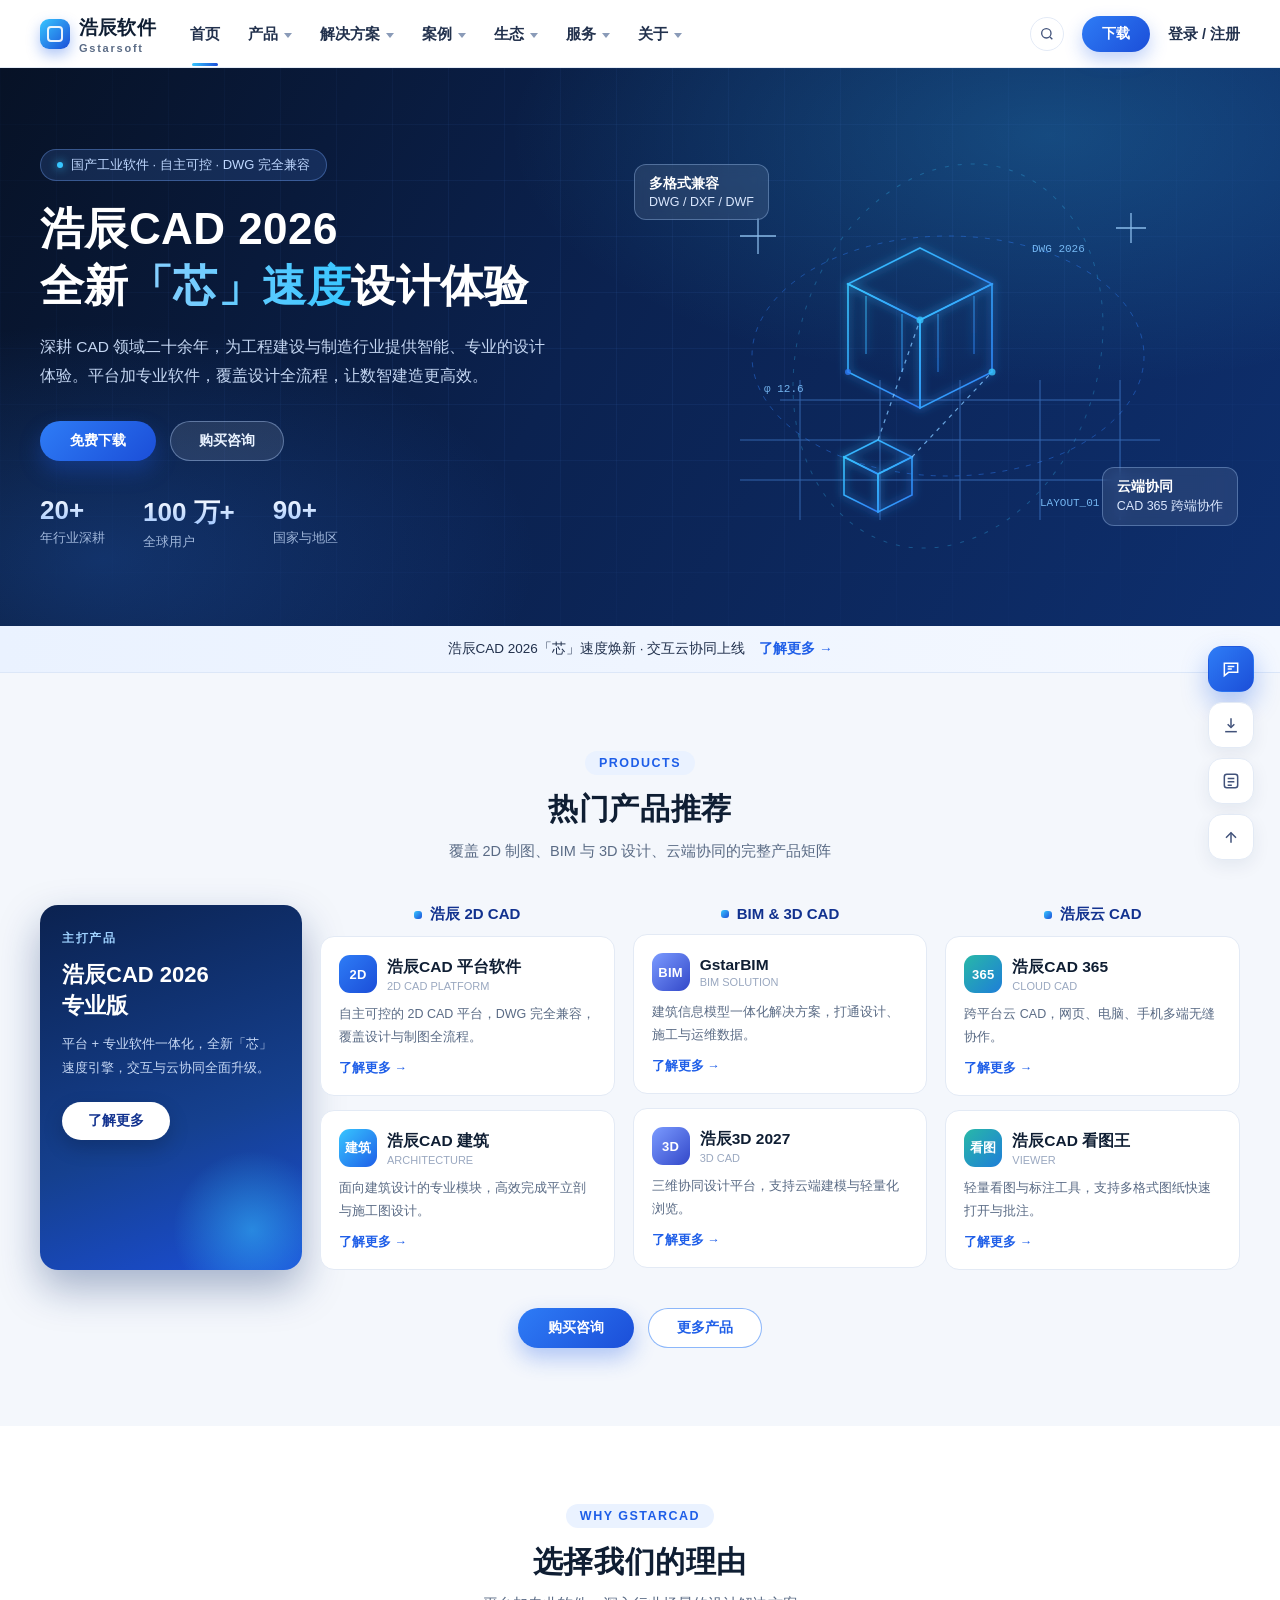
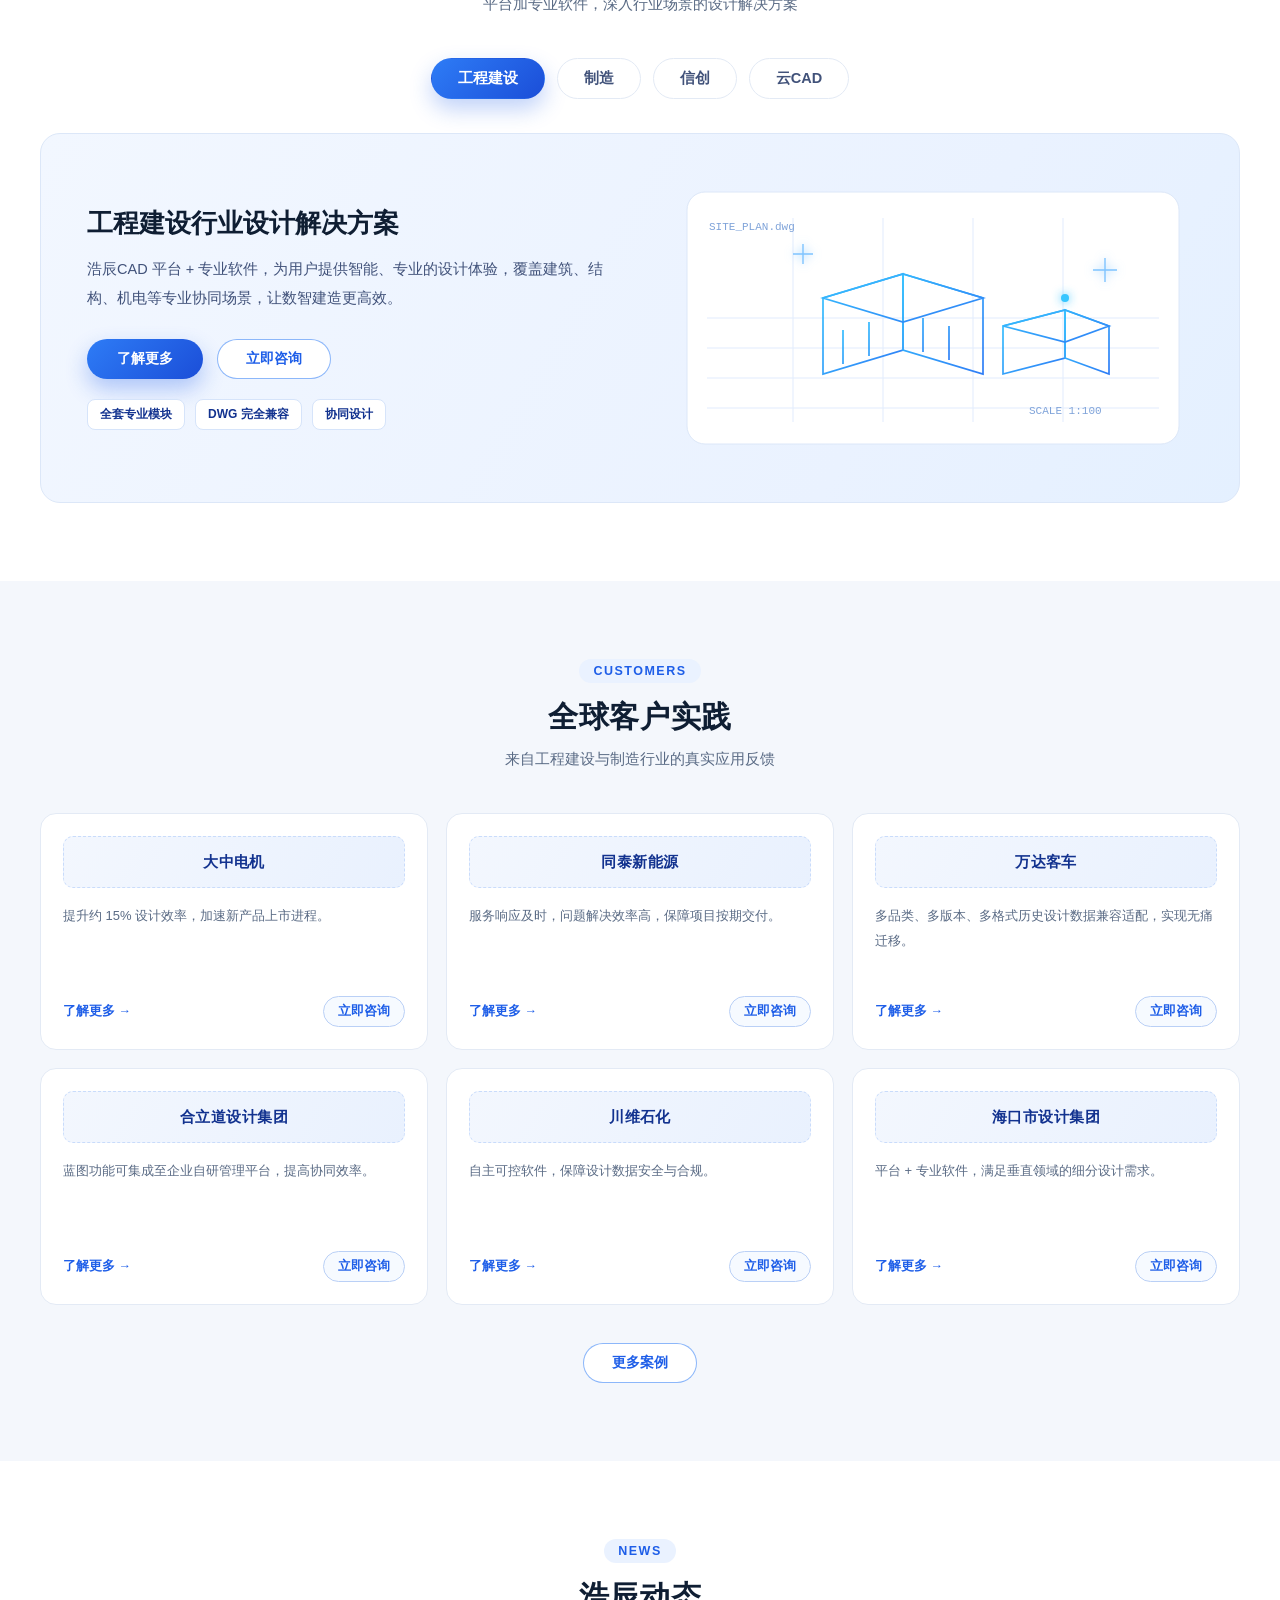
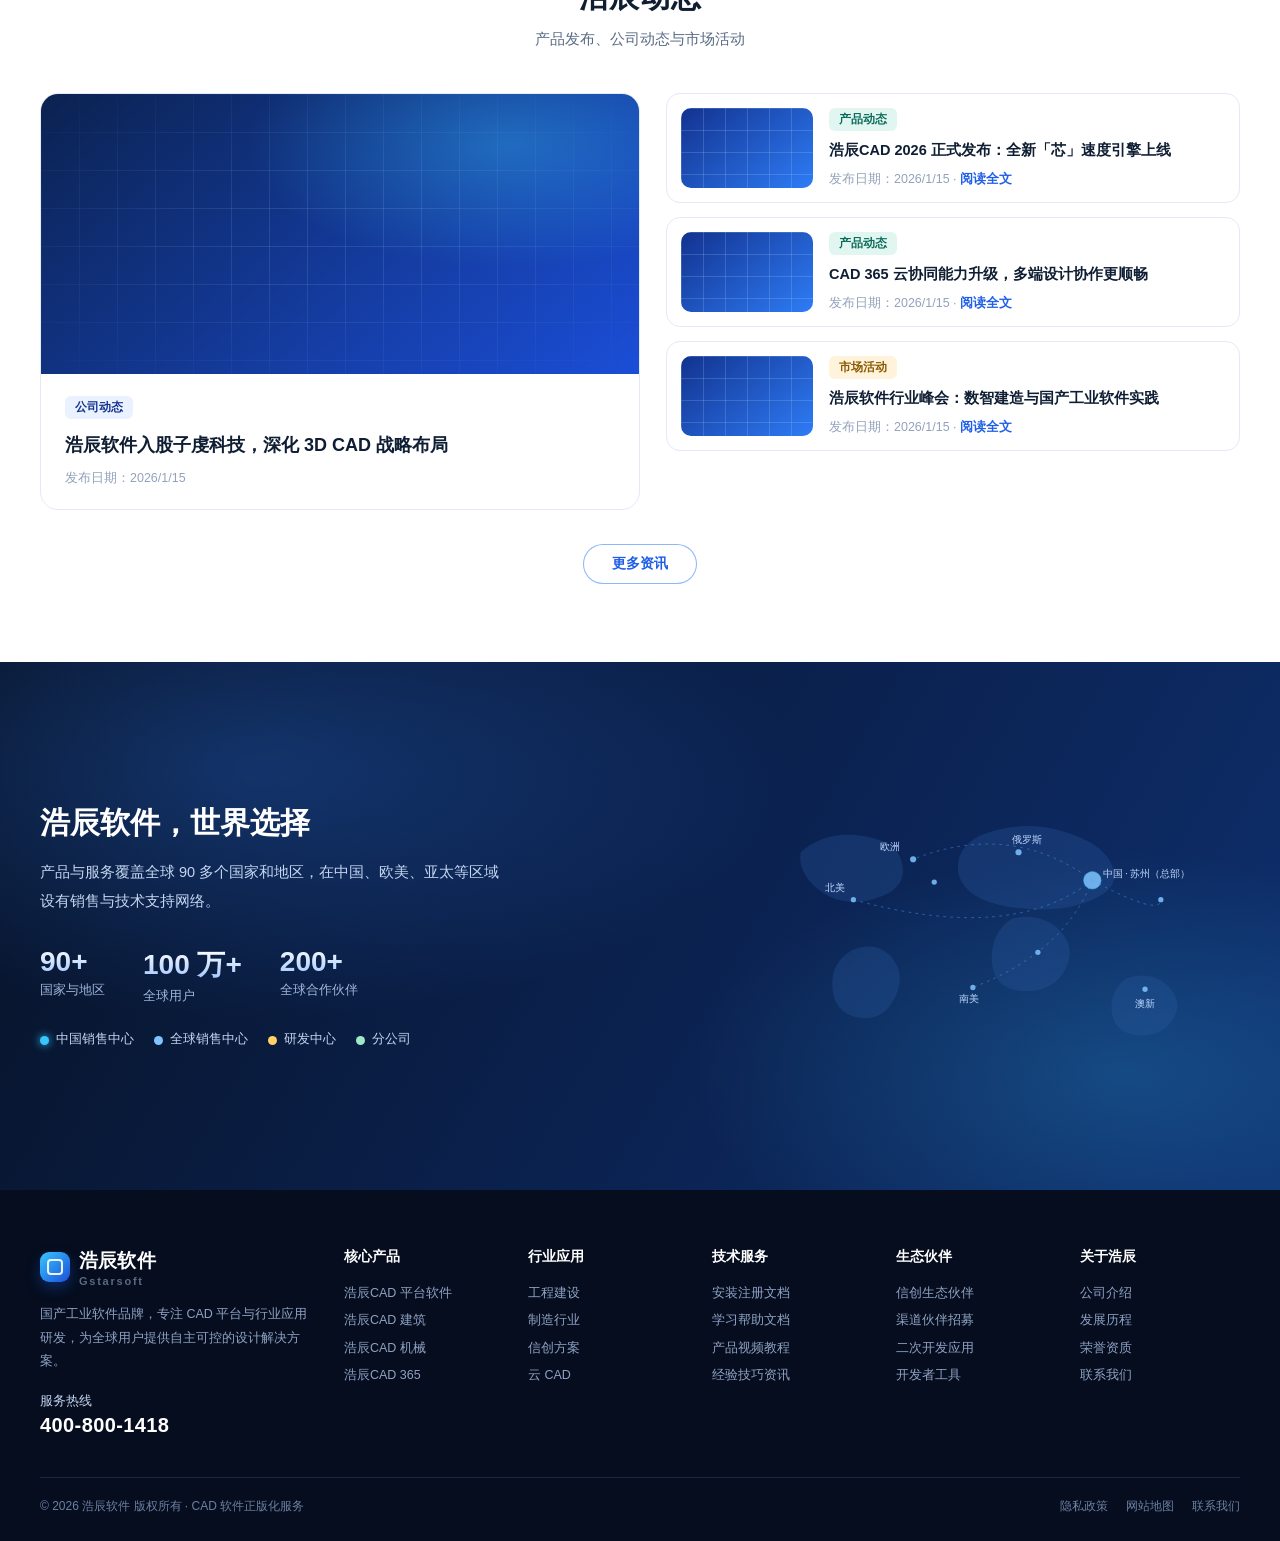
<file: index.html>
<!DOCTYPE html>
<html lang="zh-CN">
<head>
<meta charset="UTF-8">
<title>浩辰软件官网改版效果图</title>
<style>
:root{
  --blue:#1E5EE8; --blue2:#2E7CF6; --cyan:#37C6FF; --navy:#081630; --navy2:#0E2A5C;
  --ink:#0F1E33; --body:#5A6B85; --line:#E3EAF5; --bg:#F4F7FC; --card:#FFFFFF;
  --radius:16px; --shadow:0 14px 34px rgba(15,40,90,.10); --shadow-sm:0 6px 18px rgba(15,40,90,.07);
}
*{margin:0;padding:0;box-sizing:border-box}
body{font-family:"Microsoft YaHei","PingFang SC","Noto Sans SC",sans-serif;color:var(--ink);background:#fff;-webkit-font-smoothing:antialiased}
a{text-decoration:none;color:inherit}
.container{width:1200px;margin:0 auto}
.pill{display:inline-flex;align-items:center;justify-content:center;gap:6px;border-radius:999px;font-size:14px;font-weight:600;cursor:pointer;transition:.25s}
.pill-primary{background:linear-gradient(135deg,#2E7CF6,#1B4ED8);color:#fff;padding:11px 30px;box-shadow:0 10px 22px rgba(30,94,232,.32)}
.pill-primary:hover{transform:translateY(-1px);box-shadow:0 14px 26px rgba(30,94,232,.4)}
.pill-ghost{border:1.5px solid rgba(46,124,246,.55);color:#1E5EE8;padding:10px 28px;background:#fff}
.pill-ghost:hover{background:#EAF2FF}
.pill-white{background:#fff;color:#12328F;padding:10px 26px;box-shadow:0 8px 20px rgba(0,0,0,.18)}
.eyebrow{display:inline-block;font-size:12.5px;font-weight:700;letter-spacing:.12em;color:var(--blue);background:#EAF2FF;border-radius:999px;padding:5px 14px;margin-bottom:14px}
.sec{padding:78px 0}
.sec-head{text-align:center;margin-bottom:44px}
.sec-head h2{font-size:30px;letter-spacing:.02em}
.sec-head p{margin-top:12px;color:var(--body);font-size:14.5px}

/* ---------- 顶部导航 ---------- */
.nav{height:68px;background:rgba(255,255,255,.96);backdrop-filter:blur(8px);border-bottom:1px solid rgba(227,234,245,.9);position:sticky;top:0;z-index:60}
.nav-in{height:68px;display:flex;align-items:center;gap:34px}
.logo{display:flex;align-items:center;gap:9px;font-weight:800;font-size:19px;letter-spacing:.01em}
.logo-mark{width:30px;height:30px;border-radius:9px;background:linear-gradient(135deg,#37C6FF,#1B4ED8);position:relative;box-shadow:0 6px 14px rgba(30,94,232,.35)}
.logo-mark::after{content:"";position:absolute;inset:7px;border:2px solid #fff;border-radius:4px;opacity:.9}
.logo small{font-weight:600;font-size:11px;color:var(--body);letter-spacing:.16em;display:block;margin-top:1px}
.menu{display:flex;gap:28px;font-size:15px;font-weight:600;color:#22314D}
.menu a{position:relative;padding:6px 0}
.menu a:hover{color:var(--blue)}
.menu a.on::after{content:"";position:absolute;left:50%;transform:translateX(-50%);bottom:-16px;width:26px;height:3px;border-radius:3px;background:linear-gradient(90deg,#37C6FF,#1B4ED8)}
.nav-right{margin-left:auto;display:flex;align-items:center;gap:18px}
.icon-btn{width:34px;height:34px;border-radius:50%;border:1px solid var(--line);display:flex;align-items:center;justify-content:center;color:#41527A}
.login{font-size:14.5px;font-weight:600;color:#22314D}
.mini-dl{padding:9px 20px;font-size:14px;border-radius:999px;background:linear-gradient(135deg,#2E7CF6,#1B4ED8);color:#fff;font-weight:700;box-shadow:0 8px 18px rgba(30,94,232,.28)}

/* ---------- 首屏 ---------- */
.hero{position:relative;overflow:hidden;background:
  radial-gradient(900px 420px at 82% 12%,rgba(55,198,255,.22),transparent 60%),
  radial-gradient(700px 380px at 8% 88%,rgba(46,124,246,.25),transparent 62%),
  linear-gradient(120deg,#071226 0%,#0B2250 46%,#0E2F6E 100%);color:#fff}
.hero::before{content:"";position:absolute;inset:0;opacity:.5;background-image:
  linear-gradient(rgba(90,150,255,.14) 1px,transparent 1px),
  linear-gradient(90deg,rgba(90,150,255,.14) 1px,transparent 1px);
  background-size:56px 56px;mask-image:radial-gradient(70% 80% at 50% 40%,#000 30%,transparent 100%)}
.hero-in{position:relative;display:grid;grid-template-columns:560px 1fr;gap:40px;align-items:center;padding:72px 0 66px}
.hero-tag{display:inline-flex;align-items:center;gap:8px;font-size:13px;color:#BFD8FF;background:rgba(90,150,255,.16);border:1px solid rgba(120,170,255,.35);border-radius:999px;padding:6px 16px}
.hero-tag i{width:6px;height:6px;border-radius:50%;background:#37C6FF;box-shadow:0 0 10px #37C6FF}
.hero h1{font-size:44px;line-height:1.28;margin:20px 0 18px;letter-spacing:.01em}
.hero h1 em{font-style:normal;background:linear-gradient(90deg,#8FD0FF,#37C6FF);-webkit-background-clip:text;background-clip:text;color:transparent}
.hero p{color:#C4D6F2;font-size:15.5px;line-height:1.9;max-width:520px}
.hero-btns{display:flex;gap:14px;margin:30px 0 34px}
.pill-glass{background:rgba(255,255,255,.1);border:1px solid rgba(180,210,255,.4);color:#EAF3FF;padding:10px 28px;border-radius:999px;font-size:14px;font-weight:600}
.pill-glass:hover{background:rgba(255,255,255,.18)}
.hero-stats{display:flex;gap:38px}
.hero-stats b{font-size:26px;background:linear-gradient(180deg,#FFFFFF,#9FC6FF);-webkit-background-clip:text;background-clip:text;color:transparent}
.hero-stats span{display:block;font-size:12.5px;color:#9FB6DA;margin-top:4px}
.hero-art{position:relative;height:420px}
.hero-art svg{width:100%;height:100%}
.float-card{position:absolute;background:rgba(255,255,255,.09);border:1px solid rgba(170,205,255,.35);border-radius:12px;padding:10px 14px;font-size:12.5px;color:#DCE9FF;backdrop-filter:blur(6px)}
.float-card b{display:block;font-size:14px;color:#fff;margin-bottom:2px}
.fc1{top:24px;left:-6px}
.fc2{bottom:34px;right:2px}

/* ---------- 通知条 ---------- */
.notice{background:linear-gradient(90deg,#EAF2FF,#F4F8FF);border-bottom:1px solid #DCE7F8}
.notice-in{height:46px;display:flex;align-items:center;justify-content:center;gap:14px;font-size:13.5px;color:#22314D}
.notice strong{color:#12328F}
.notice a{color:var(--blue);font-weight:700}
.notice a:hover{text-decoration:underline}

/* ---------- 热门产品 ---------- */
.products{background:var(--bg)}
.p-grid{display:grid;grid-template-columns:262px repeat(3,1fr);gap:18px}
.p-feature{background:linear-gradient(160deg,#0B2250,#15408F 60%,#1B4ED8);border-radius:18px;padding:26px 22px;color:#fff;position:relative;overflow:hidden;box-shadow:0 18px 40px rgba(13,45,110,.35)}
.p-feature::after{content:"";position:absolute;right:-40px;bottom:-50px;width:180px;height:180px;border-radius:50%;background:radial-gradient(circle,rgba(55,198,255,.5),transparent 62%)}
.p-feature .tag{font-size:11.5px;letter-spacing:.14em;color:#9FD2FF;font-weight:700}
.p-feature h3{font-size:22px;margin:14px 0 10px;line-height:1.4}
.p-feature p{font-size:13px;color:#C6D8F5;line-height:1.85}
.p-feature .pill{margin-top:22px}
.p-col-head{display:flex;align-items:center;gap:8px;font-weight:800;font-size:15px;color:#12328F;justify-content:center;padding-bottom:12px}
.p-col-head i{width:8px;height:8px;border-radius:3px;background:linear-gradient(135deg,#37C6FF,#1B4ED8)}
.p-col{display:flex;flex-direction:column;gap:14px}
.p-card{background:#fff;border:1px solid var(--line);border-radius:14px;padding:18px;flex:1;transition:.25s;position:relative;overflow:hidden}
.p-card:hover{transform:translateY(-3px);box-shadow:var(--shadow);border-color:#C9DCFB}
.p-card .ph{display:flex;align-items:center;gap:10px;margin-bottom:10px}
.p-mono{width:38px;height:38px;border-radius:11px;display:flex;align-items:center;justify-content:center;font-weight:800;font-size:13px;color:#fff;background:linear-gradient(135deg,#2E7CF6,#1B4ED8);letter-spacing:.02em}
.p-mono.g2{background:linear-gradient(135deg,#37C6FF,#1E5EE8)}
.p-mono.g3{background:linear-gradient(135deg,#7B9BFF,#3348C9)}
.p-mono.g4{background:linear-gradient(135deg,#28B8A8,#1E7ED8)}
.p-card h4{font-size:15.5px}
.p-card h4 span{display:block;font-size:11px;color:#9AA8C0;font-weight:500;margin-top:2px}
.p-card p{font-size:12.5px;color:var(--body);line-height:1.8;margin-top:8px}
.p-card .more{display:inline-flex;align-items:center;gap:5px;margin-top:12px;font-size:12.5px;font-weight:700;color:var(--blue)}
.p-card .more:hover{gap:9px}
.p-actions{display:flex;justify-content:center;gap:14px;margin-top:38px}

/* ---------- 选择理由 ---------- */
.reasons{background:#fff}
.tabs{display:flex;justify-content:center;gap:12px;margin-bottom:34px}
.tab{padding:10px 26px;border-radius:999px;border:1px solid var(--line);font-size:14.5px;font-weight:600;color:#41527A;background:#fff;transition:.2s}
.tab.on{background:linear-gradient(135deg,#2E7CF6,#1B4ED8);color:#fff;border-color:transparent;box-shadow:0 10px 22px rgba(30,94,232,.28)}
.reason-panel{display:grid;grid-template-columns:1fr 520px;gap:46px;align-items:center;background:linear-gradient(120deg,#F2F7FF,#EAF2FF 70%,#E4F0FF);border:1px solid #DCE7F8;border-radius:20px;padding:44px 46px}
.reason-panel h3{font-size:26px;margin-bottom:14px}
.reason-panel p{color:#41527A;font-size:14.5px;line-height:2;max-width:520px}
.reason-panel .pill-row{display:flex;gap:14px;margin-top:26px}
.reason-art{position:relative;height:280px}
.reason-art svg{width:100%;height:100%}
.reason-badges{display:flex;gap:10px;margin-top:20px;flex-wrap:wrap}
.rbadge{font-size:12px;color:#12328F;background:#fff;border:1px solid #D6E4FA;border-radius:8px;padding:6px 12px;font-weight:600}

/* ---------- 客户案例 ---------- */
.cases{background:var(--bg)}
.case-grid{display:grid;grid-template-columns:repeat(3,1fr);gap:18px}
.case-card{background:#fff;border:1px solid var(--line);border-radius:16px;padding:22px;transition:.25s}
.case-card:hover{transform:translateY(-3px);box-shadow:var(--shadow);border-color:#C9DCFB}
.case-logo{height:52px;border-radius:10px;background:linear-gradient(120deg,#F3F7FE,#E9F1FE);border:1px dashed #C9DCFB;display:flex;align-items:center;justify-content:center;font-weight:800;color:#12328F;font-size:15px;letter-spacing:.03em}
.case-card p{font-size:13px;color:var(--body);line-height:1.9;margin:16px 0 18px;min-height:74px}
.case-foot{display:flex;align-items:center;justify-content:space-between}
.case-foot a{font-size:12.5px;font-weight:700;color:var(--blue)}
.mini-ghost{font-size:12.5px;font-weight:700;color:#1E5EE8;border:1px solid #BAD0F6;border-radius:999px;padding:6px 14px;background:#F6FAFF}

/* ---------- 新闻 ---------- */
.news{background:#fff}
.news-grid{display:grid;grid-template-columns:600px 1fr;gap:26px}
.news-feat{border:1px solid var(--line);border-radius:18px;overflow:hidden;background:#fff;transition:.25s}
.news-feat:hover{box-shadow:var(--shadow)}
.news-cover{height:280px;background:
  radial-gradient(420px 200px at 78% 18%,rgba(55,198,255,.35),transparent 62%),
  linear-gradient(140deg,#0B2250,#1B4ED8);position:relative}
.news-cover::after{content:"";position:absolute;inset:0;background-image:linear-gradient(rgba(150,190,255,.16) 1px,transparent 1px),linear-gradient(90deg,rgba(150,190,255,.16) 1px,transparent 1px);background-size:38px 38px;mask-image:radial-gradient(70% 70% at 50% 50%,#000 20%,transparent 100%)}
.news-body{padding:22px 24px}
.news-body h3{font-size:18px;line-height:1.6;margin:12px 0 10px}
.news-meta{font-size:12.5px;color:#93A2BC}
.chip{display:inline-block;font-size:11.5px;font-weight:700;color:#12328F;background:#EAF2FF;border-radius:6px;padding:4px 10px;margin-right:8px}
.chip.c2{color:#0B6B5B;background:#E2F6F1}
.chip.c3{color:#8A5A00;background:#FFF3DB}
.news-list{display:flex;flex-direction:column;gap:14px}
.news-item{display:grid;grid-template-columns:132px 1fr;gap:16px;border:1px solid var(--line);border-radius:14px;padding:14px;background:#fff;transition:.25s}
.news-item:hover{box-shadow:var(--shadow-sm);border-color:#C9DCFB}
.news-thumb{border-radius:10px;background:linear-gradient(140deg,#12328F,#2E7CF6);position:relative;overflow:hidden}
.news-thumb::after{content:"";position:absolute;inset:0;background-image:linear-gradient(rgba(180,215,255,.2) 1px,transparent 1px),linear-gradient(90deg,rgba(180,215,255,.2) 1px,transparent 1px);background-size:22px 22px}
.news-item h4{font-size:14.5px;line-height:1.65;margin:8px 0 8px}
.news-more{display:flex;justify-content:center;margin-top:34px}

/* ---------- 全球布局 ---------- */
.globe{background:
  radial-gradient(900px 420px at 20% 20%,rgba(46,124,246,.28),transparent 60%),
  radial-gradient(700px 360px at 88% 78%,rgba(55,198,255,.2),transparent 62%),
  linear-gradient(120deg,#071226,#0B2250 55%,#0E2F6E);color:#fff;padding:84px 0}
.globe-grid{display:grid;grid-template-columns:1.35fr 1fr;gap:44px;align-items:center}
.globe h2{font-size:30px;margin-bottom:14px}
.globe .lead{color:#C4D6F2;font-size:14.5px;line-height:2;max-width:460px}
.globe-nums{display:flex;gap:38px;margin:30px 0 26px}
.globe-nums b{font-size:28px;background:linear-gradient(180deg,#fff,#9FC6FF);-webkit-background-clip:text;background-clip:text;color:transparent}
.globe-nums span{display:block;font-size:12.5px;color:#9FB6DA;margin-top:4px}
.legend{display:flex;gap:20px;flex-wrap:wrap;font-size:12.5px;color:#C4D6F2}
.legend i{display:inline-block;width:9px;height:9px;border-radius:50%;margin-right:7px;vertical-align:middle}
.map-wrap{position:relative;height:360px}
.map-wrap svg{width:100%;height:100%}

/* ---------- 页脚 ---------- */
.footer{background:#050D1E;color:#9FB0CC;padding:58px 0 0}
.foot-top{display:grid;grid-template-columns:280px repeat(5,1fr);gap:24px;padding-bottom:40px;border-bottom:1px solid rgba(140,170,220,.16)}
.foot-brand .logo{color:#fff}
.foot-brand p{font-size:12.5px;line-height:1.9;color:#8FA2C4;margin-top:16px}
.hotline{margin-top:18px;font-size:13px;color:#C4D6F2}
.hotline b{display:block;font-size:20px;color:#fff;letter-spacing:.02em;margin-top:4px}
.foot-col h5{color:#fff;font-size:14px;margin-bottom:14px}
.foot-col a{display:block;font-size:12.5px;color:#8FA2C4;line-height:2.2}
.foot-col a:hover{color:#7FC4FF}
.foot-bottom{display:flex;align-items:center;justify-content:space-between;padding:20px 0 26px;font-size:12px;color:#6C80A3}
.foot-bottom .links{display:flex;gap:18px}

/* ---------- 悬浮工具条 ---------- */
.tools{position:fixed;right:26px;bottom:40px;display:flex;flex-direction:column;gap:10px;z-index:80}
.tool{width:46px;height:46px;border-radius:14px;background:#fff;border:1px solid var(--line);box-shadow:var(--shadow-sm);display:flex;align-items:center;justify-content:center;color:#41527A}
.tool.primary{background:linear-gradient(135deg,#2E7CF6,#1B4ED8);color:#fff;border-color:transparent;box-shadow:0 12px 26px rgba(30,94,232,.35)}
.tool svg{width:20px;height:20px}

/* ---------- 产品下拉（Mega Menu） ---------- */
.menu-item{position:static}
.menu-link{position:relative;padding:6px 0;display:inline-flex;align-items:center;gap:6px;color:#22314D;font-weight:600;cursor:pointer}
.menu-link .caret{width:0;height:0;border-left:4px solid transparent;border-right:4px solid transparent;border-top:5px solid #8A9BB8;transition:.2s;margin-top:3px}
.menu-item.open .menu-link{color:var(--blue)}
.menu-item.open .caret{border-top-color:var(--blue);transform:rotate(180deg)}
.mega{position:absolute;top:100%;left:50%;transform:translateX(-50%) translateY(6px);width:1120px;max-width:calc(100vw - 40px);padding-top:12px;opacity:0;visibility:hidden;transition:.2s ease;z-index:70}
.menu-item.open .mega{opacity:1;visibility:visible;transform:translateX(-50%) translateY(0)}
.mega-in{background:#fff;border:1px solid var(--line);border-radius:18px;box-shadow:0 28px 64px rgba(12,34,80,.18);padding:26px 28px 0;overflow:hidden}
.mega-cols{display:grid;grid-template-columns:1.06fr .7fr .96fr 1fr;gap:8px}
.mega-col{padding:0 16px 16px}
.mega-col + .mega-col{border-left:1px dashed #E6EDF8}
.mega-col h6{font-size:12px;color:#8494AE;letter-spacing:.14em;font-weight:800;margin:0 0 12px;padding-left:10px}
.m-item{display:flex;align-items:center;gap:10px;padding:8px 10px;border-radius:10px;color:#22314D;font-size:13.6px;font-weight:600;position:relative;transition:.16s;cursor:pointer}
.m-item:hover{background:#EEF5FF;color:var(--blue)}
.m-item .m-logo{width:30px;height:30px;border-radius:9px;flex:0 0 30px;display:flex;align-items:center;justify-content:center;font-size:10.5px;font-weight:800;color:#fff;background:linear-gradient(135deg,#2E7CF6,#1B4ED8)}
.m-item.v2 .m-logo{background:linear-gradient(135deg,#37C6FF,#1E5EE8)}
.m-item.v3 .m-logo{background:linear-gradient(135deg,#7C5CFF,#2E7CF6)}
.m-item.v4 .m-logo{background:linear-gradient(135deg,#12B6A2,#1E5EE8)}
.m-item .soon{font-style:normal;font-size:10.5px;color:#9AA9C0;border:1px solid #E1E9F6;border-radius:999px;padding:1px 7px;margin-left:auto;flex:0 0 auto}
.m-item.disabled{cursor:default;color:#8B9AB3}
.m-item.disabled:hover{background:transparent;color:#8B9AB3}
.m-item .sub-caret{margin-left:auto;color:#9AA9C0;font-size:14px;line-height:1}
.m-sub{position:absolute;left:calc(100% + 4px);top:-8px;background:#fff;border:1px solid var(--line);border-radius:14px;box-shadow:0 22px 48px rgba(12,34,80,.18);padding:8px;min-width:196px;opacity:0;visibility:hidden;transform:translateX(-4px);transition:.16s;z-index:71}
.m-item.has-sub:hover .m-sub{opacity:1;visibility:visible;transform:none}
.m-sub a{display:block;padding:8px 12px;border-radius:9px;font-size:13.4px;font-weight:600;color:#22314D}
.m-sub a:hover{background:#EEF5FF;color:var(--blue)}
.mega-foot{margin:4px -28px 0;padding:15px 28px;border-top:1px solid var(--line);background:#F8FBFF;display:flex;align-items:center;justify-content:space-between}
.mega-foot .all{font-size:14px;font-weight:700;color:var(--blue)}
.mega-foot .all:hover{text-decoration:underline}
.mega-foot .quote{background:linear-gradient(135deg,#2E7CF6,#1B4ED8);color:#fff;padding:9px 24px;border-radius:999px;font-size:14px;font-weight:700;box-shadow:0 10px 22px rgba(30,94,232,.28)}
.mega-foot .quote:hover{transform:translateY(-1px)}
@media (max-width:1240px){.mega{width:calc(100vw - 40px)}.mega-cols{grid-template-columns:repeat(2,1fr)}.mega-col:nth-child(3){border-left:none}}
@media (max-width:900px){.mega{position:absolute;top:100%;left:12px;right:12px;width:auto;max-width:none;max-height:74vh;overflow:auto;padding-top:8px;transform:none}.menu-item.open .mega{transform:none}.mega-in{border-radius:14px;padding:18px 16px 0}.mega-cols{grid-template-columns:1fr}.mega-col{border-left:none!important;padding:0 4px 14px}.mega-col + .mega-col{border-top:1px dashed #E6EDF8;padding-top:14px}.mega-col h6{padding-left:8px}.m-sub{position:static;opacity:1;visibility:visible;transform:none;box-shadow:none;border:none;padding:0 0 0 40px;margin:0}}
/* ===== 导航下拉：解决方案 / 案例 / 生态 / 服务 / 关于 ===== */
.menu-item.has-drop{position:relative}
.menu-item.has-drop .mega{left:0;width:auto;transform:translateY(6px)}
.menu-item.has-drop.open .mega{transform:translateY(0)}
.menu-item.has-drop .mega-in{padding:20px 20px 0}
.menu-item.has-drop .mega-cols{grid-template-columns:1fr}
.menu-item.has-drop .m-item{white-space:nowrap;padding:9px 10px}
.menu-item.has-drop .mega-foot{margin:2px -20px 0;padding:13px 20px;justify-content:flex-start;gap:26px}
.menu-item.has-drop.w-sm .mega{width:284px}
.menu-item.has-drop.w-sm .mega-col + .mega-col{border-left:none;border-top:1px dashed #E6EDF8;padding-top:14px;margin-top:6px}
.menu-item.has-drop.w-md .mega{width:404px}
.menu-item.has-drop.w-md .mega-cols{grid-template-columns:1fr 1fr}
.menu-item.has-drop.w-lg .mega{width:824px;left:50%;transform:translateX(-50%) translateY(6px)}
.menu-item.has-drop.w-lg.open .mega{transform:translateX(-50%) translateY(0)}
.menu-item.has-drop.w-lg .mega-cols{grid-template-columns:repeat(5,1fr)}
@media (max-width:1240px){.menu-item.has-drop.w-lg .mega{width:min(672px,calc(100vw - 40px))}.menu-item.has-drop.w-lg .mega-cols{grid-template-columns:repeat(3,1fr)}}
@media (max-width:900px){.menu-item.has-drop{position:static}.menu-item.has-drop .mega,.menu-item.has-drop.w-sm .mega,.menu-item.has-drop.w-md .mega,.menu-item.has-drop.w-lg .mega{left:12px;right:12px;width:auto;max-width:none;transform:none}.menu-item.has-drop.open .mega,.menu-item.has-drop.w-sm.open .mega,.menu-item.has-drop.w-md.open .mega,.menu-item.has-drop.w-lg.open .mega{transform:none}.menu-item.has-drop .mega-cols,.menu-item.has-drop.w-md .mega-cols,.menu-item.has-drop.w-lg .mega-cols{grid-template-columns:1fr}.menu-item.has-drop .m-item{white-space:normal}.menu-item.has-drop .mega-in{padding:18px 16px 0}.menu-item.has-drop .mega-foot{margin:2px -16px 0;padding:13px 16px}}
</style>
</head>
<body>

<!-- ===== 顶部导航 ===== -->
<header class="nav">
  <div class="container nav-in">
    <div class="logo"><span class="logo-mark"></span><span>浩辰软件<small>Gstarsoft</small></span></div>
    <nav class="menu">
      <a class="on" href="#">首页</a>
      <div class="menu-item has-mega">
        <a class="menu-link" href="#" aria-haspopup="true" aria-expanded="false">产品<i class="caret"></i></a>
        <div class="mega">
          <div class="mega-in">
            <div class="mega-cols">
              <div class="mega-col">
                <h6>2D CAD</h6>
                <a class="m-item" href="https://www.gstarcad.com/cad/"><span class="m-logo">平台</span><span>浩辰CAD 平台软件</span></a>
                <a class="m-item" href="https://www.gstarcad.com/architecture/"><span class="m-logo">建筑</span><span>浩辰CAD建筑</span></a>
                <a class="m-item" href="https://www.gstarcad.com/product/gstarcad_hva/"><span class="m-logo">暖通</span><span>浩辰CAD暖通</span></a>
                <a class="m-item" href="https://www.gstarcad.com/product/gstarcad_ep/"><span class="m-logo">电力</span><span>浩辰CAD电力</span></a>
                <a class="m-item" href="https://www.gstarcad.com/product/gstarcad_wsd/"><span class="m-logo">给排</span><span>浩辰CAD给排水</span></a>
                <a class="m-item" href="https://www.gstarcad.com/product/gstarcad_elec/"><span class="m-logo">电气</span><span>浩辰CAD电气</span></a>
                <a class="m-item" href="https://www.gstarcad.com/mechanical/"><span class="m-logo">机械</span><span>浩辰CAD机械</span></a>
                <a class="m-item" href="https://www.gstarcad.com/gstarcad_bduct/"><span class="m-logo">母线</span><span>浩辰CAD母线槽</span></a>
              </div>
              <div class="mega-col">
                <h6>BIM &amp; 3D CAD</h6>
                <a class="m-item v2" href="https://www.gstarcad.com/bim/"><span class="m-logo">BIM</span><span>GstarBIM</span></a>
                <a class="m-item v2" href="https://www.gstarcad.com/3d/"><span class="m-logo">3D</span><span>浩辰3D 2027</span></a>
              </div>
              <div class="mega-col">
                <h6>云 CAD</h6>
                <a class="m-item v3" href="https://www.gstarcad.com/gstarcad365/"><span class="m-logo">365</span><span>浩辰CAD 365</span></a>
                <a class="m-item v3" href="https://ai.gstarcad.com/stair/"><span class="m-logo">AI</span><span>浩辰AI楼梯</span></a>
                <div class="m-item v3 has-sub"><span class="m-logo">看图</span><span>浩辰CAD看图王</span><i class="sub-caret">›</i>
                  <div class="m-sub">
                    <a href="https://yun.gstarcad.com/mobile/">看图王 手机版</a>
                    <a href="https://yun.gstarcad.com/windows/">看图王 电脑版</a>
                    <a href="https://web.gstarcad.com/">看图王 网页版</a>
                    <a href="https://cehui.gstarcad.com/">测绘 PAD 版</a>
                    <a href="https://yun.gstarcad.com/enterprise-land/">企业 SDK</a>
                  </div>
                </div>
              </div>
              <div class="mega-col">
                <h6>信创行业</h6>
                <a class="m-item v4" href="https://www.gstarcad.com/cad_linux/"><span class="m-logo">平台</span><span>浩辰CAD Linux版</span></a>
                <a class="m-item v4" href="https://www.gstarcad.com/mech_linux/"><span class="m-logo">机械</span><span>浩辰CAD机械 Linux版</span></a>
                <a class="m-item v4" href="https://www.gstarcad.com/arch_linux/"><span class="m-logo">建筑</span><span>浩辰CAD建筑 Linux版</span></a>
                <a class="m-item v4" href="https://www.gstarcad.com/xinchuang/"><span class="m-logo">给排</span><span>浩辰CAD给排水 Linux版</span></a>
                <a class="m-item v4" href="https://www.gstarcad.com/xinchuang/"><span class="m-logo">电气</span><span>浩辰CAD电气 Linux版</span></a>
                <a class="m-item v4" href="https://www.gstarcad.com/xinchuang/"><span class="m-logo">暖通</span><span>浩辰CAD暖通 Linux版</span></a>
                <a class="m-item v4" href="https://www.gstarcad.com/cad_harmony/"><span class="m-logo">鸿蒙</span><span>浩辰CAD 鸿蒙版</span></a>
              </div>
            </div>
            <div class="mega-foot">
              <a class="all" href="https://www.gstarcad.com/download/">全部产品 →</a>
              <a class="quote" href="https://www.gstarcad.com/price/">获取报价</a>
            </div>
          </div>
        </div>
      </div>
      <div class="menu-item has-drop w-sm">
        <a class="menu-link" href="#" aria-haspopup="true" aria-expanded="false">解决方案<i class="caret"></i></a>
        <div class="mega">
          <div class="mega-in">
            <div class="mega-cols">
              <div class="mega-col">
                <h6>行业解决方案</h6>
                <a class="m-item" href="https://www.gstarcad.com/genuine/"><span>政企CAD国产化解决方案</span></a>
                <a class="m-item" href="https://www.gstarcad.com/xinchuang/"><span>信创行业CAD解决方案</span></a>
                <a class="m-item" href="https://www.gstarcad.com/enterprise_v2/"><span>政企CAD正版化解决方案</span></a>
                <a class="m-item" href="https://www.gstarcad.com/adc/"><span>AEC全流程CAD—BIM解决方案</span></a>
              </div>
            </div>
          </div>
        </div>
      </div>
      <div class="menu-item has-drop w-md">
        <a class="menu-link" href="#" aria-haspopup="true" aria-expanded="false">案例<i class="caret"></i></a>
        <div class="mega">
          <div class="mega-in">
            <div class="mega-cols">
              <div class="mega-col">
                <h6>制造业案例</h6>
                <a class="m-item" href="https://www.gstarcad.com/case/458/"><span>大中电机</span></a>
                <a class="m-item" href="https://www.gstarcad.com/case/470/"><span>万达客车</span></a>
                <a class="m-item" href="https://www.gstarcad.com/case/462/"><span>同泰新能源</span></a>
                <a class="m-item" href="https://www.gstarcad.com/case/459/"><span>申龙电梯</span></a>
              </div>
              <div class="mega-col">
                <h6>工程建设行业案例</h6>
                <a class="m-item" href="https://www.gstarcad.com/case/429/"><span>合立道设计集团</span></a>
                <a class="m-item" href="https://www.gstarcad.com/case/448/"><span>聚弘凯</span></a>
                <a class="m-item" href="https://www.gstarcad.com/case/420/"><span>川维石化</span></a>
                <a class="m-item" href="https://www.gstarcad.com/case/454/"><span>海口市设计集团</span></a>
              </div>
            </div>
            <div class="mega-foot">
              <a class="all" href="https://www.gstarcad.com/case/">全部案例 →</a>
            </div>
          </div>
        </div>
      </div>
      <div class="menu-item has-drop w-sm">
        <a class="menu-link" href="#" aria-haspopup="true" aria-expanded="false">生态<i class="caret"></i></a>
        <div class="mega">
          <div class="mega-in">
            <div class="mega-cols">
              <div class="mega-col">
                <h6>合作伙伴</h6>
                <a class="m-item" href="https://www.gstarcad.com/xinchuangpartner/"><span>信创生态伙伴</span></a>
                <a class="m-item" href="https://www.gstarcad.com/channelpartner/"><span>渠道伙伴招募</span></a>
              </div>
              <div class="mega-col">
                <h6>二次开发</h6>
                <a class="m-item" href="https://www.gstarcad.com/application/"><span>二次开发应用软件</span></a>
                <a class="m-item" href="https://www.gstarcad.com/sdk_doc/"><span>开发者工具</span></a>
                <a class="m-item" href="https://www.gstarcad.com/developer/"><span>二次开发生态</span></a>
              </div>
            </div>
          </div>
        </div>
      </div>
      <div class="menu-item has-drop w-sm">
        <a class="menu-link" href="#" aria-haspopup="true" aria-expanded="false">服务<i class="caret"></i></a>
        <div class="mega">
          <div class="mega-in">
            <div class="mega-cols">
              <div class="mega-col">
                <h6>产品支持</h6>
                <a class="m-item" href="https://www.gstarcad.com/support/install/"><span>安装注册文档</span></a>
                <a class="m-item" href="https://www.gstarcad.com/support/help/"><span>学习帮助文档</span></a>
                <a class="m-item" href="https://www.gstarcad.com/support/video_tutorials/"><span>产品视频教程</span></a>
                <a class="m-item" href="https://www.gstarcad.com/support/article_tutorial/"><span>经验技巧资讯</span></a>
              </div>
              <div class="mega-col">
                <h6>用户社区</h6>
                <a class="m-item" href="https://www.gstarcad.com/ask/"><span>浩辰问答社区</span></a>
              </div>
            </div>
          </div>
        </div>
      </div>
      <div class="menu-item has-drop w-lg">
        <a class="menu-link" href="#" aria-haspopup="true" aria-expanded="false">关于<i class="caret"></i></a>
        <div class="mega">
          <div class="mega-in">
            <div class="mega-cols">
              <div class="mega-col">
                <h6>关于浩辰</h6>
                <a class="m-item" href="https://www.gstarcad.com/about/"><span>公司介绍</span></a>
                <a class="m-item" href="https://www.gstarcad.com/about/development/"><span>发展历程</span></a>
                <a class="m-item" href="https://www.gstarcad.com/about/honor/"><span>荣誉资质</span></a>
              </div>
              <div class="mega-col">
                <h6>新闻资讯</h6>
                <a class="m-item" href="https://www.gstarcad.com/news/"><span>资讯中心</span></a>
                <a class="m-item" href="https://www.gstarcad.com/news/industry/"><span>市场活动</span></a>
              </div>
              <div class="mega-col">
                <h6>投资者关系</h6>
                <a class="m-item" href="https://www.gstarcad.com/investor/"><span>投资者关系</span></a>
              </div>
              <div class="mega-col">
                <h6>人才招聘</h6>
                <a class="m-item" href="https://www.gstarcad.com/joinus/"><span>人才招聘</span></a>
              </div>
              <div class="mega-col">
                <h6>联系我们</h6>
                <a class="m-item" href="https://www.gstarcad.com/contact/"><span>联系我们</span></a>
              </div>
            </div>
          </div>
        </div>
      </div>
    </nav>
    <div class="nav-right">
      <span class="icon-btn"><svg viewBox="0 0 24 24" width="16" height="16" fill="none" stroke="currentColor" stroke-width="2"><circle cx="11" cy="11" r="7"/><path d="M20 20l-3.5-3.5"/></svg></span>
      <a class="mini-dl" href="#">下载</a>
      <a class="login" href="#">登录 / 注册</a>
    </div>
  </div>
</header>

<!-- ===== 首屏 ===== -->
<section class="hero">
  <div class="container hero-in">
    <div>
      <span class="hero-tag"><i></i>国产工业软件 · 自主可控 · DWG 完全兼容</span>
      <h1>浩辰CAD 2026<br>全新<em>「芯」速度</em>设计体验</h1>
      <p>深耕 CAD 领域二十余年，为工程建设与制造行业提供智能、专业的设计体验。平台加专业软件，覆盖设计全流程，让数智建造更高效。</p>
      <div class="hero-btns">
        <a class="pill pill-primary" href="#">免费下载</a>
        <a class="pill pill-glass" href="#">购买咨询</a>
      </div>
      <div class="hero-stats">
        <div><b>20+</b><span>年行业深耕</span></div>
        <div><b>100 万+</b><span>全球用户</span></div>
        <div><b>90+</b><span>国家与地区</span></div>
      </div>
    </div>
    <div class="hero-art">
      <svg viewBox="0 0 520 420" fill="none">
        <defs>
          <linearGradient id="lg1" x1="0" y1="0" x2="1" y2="1">
            <stop offset="0" stop-color="#37C6FF"/><stop offset="1" stop-color="#2E7CF6"/>
          </linearGradient>
          <linearGradient id="lg2" x1="0" y1="0" x2="0" y2="1">
            <stop offset="0" stop-color="#9FD2FF"/><stop offset="1" stop-color="#1B4ED8"/>
          </linearGradient>
          <filter id="glow" x="-40%" y="-40%" width="180%" height="180%">
            <feGaussianBlur stdDeviation="5" result="b"/><feMerge><feMergeNode in="b"/><feMergeNode in="SourceGraphic"/></feMerge>
          </filter>
        </defs>
        <ellipse cx="268" cy="216" rx="196" ry="120" stroke="#2E7CF6" stroke-opacity=".45" stroke-dasharray="5 7"/>
        <ellipse cx="268" cy="216" rx="150" ry="196" stroke="#37C6FF" stroke-opacity=".28" stroke-dasharray="4 9" transform="rotate(18 268 216)"/>
        <g opacity=".5" stroke="#5AA2FF" stroke-width="1">
          <path d="M60 300 L480 300 M60 340 L480 340 M100 260 L440 260"/>
          <path d="M120 240 L120 380 M200 240 L200 380 M280 240 L280 380 M360 240 L360 380 M440 240 L440 380"/>
        </g>
        <g stroke="url(#lg1)" stroke-width="1.6" filter="url(#glow)">
          <path d="M240 108 L312 144 L240 180 L168 144 Z"/>
          <path d="M168 144 L240 180 L240 268 L168 232 Z"/>
          <path d="M240 180 L312 144 L312 232 L240 268 Z"/>
          <path d="M186 156 L186 214 M222 174 L222 232 M258 174 L258 232 M294 156 L294 214" stroke-opacity=".55"/>
          <path d="M198 300 L232 317 L198 334 L164 317 Z"/>
          <path d="M164 317 L198 334 L198 372 L164 355 Z"/>
          <path d="M198 334 L232 317 L232 355 L198 372 Z"/>
        </g>
        <g stroke="#7FC4FF" stroke-width="1.2" opacity=".8">
          <path d="M198 300 L240 180" stroke-dasharray="4 5"/>
          <path d="M232 317 L312 232" stroke-dasharray="4 5"/>
          <circle cx="240" cy="180" r="3.5" fill="#37C6FF" stroke="none"/>
          <circle cx="312" cy="232" r="3.5" fill="#37C6FF" stroke="none"/>
          <circle cx="168" cy="232" r="3" fill="#2E7CF6" stroke="none"/>
        </g>
        <g fill="none" stroke="#9FD2FF" stroke-opacity=".85" stroke-width="1.3">
          <path d="M60 96 L96 96 M78 78 L78 114"/>
          <path d="M436 88 L466 88 M451 73 L451 103"/>
        </g>
        <g font-family="Consolas,monospace" fill="#7FC4FF" font-size="11" opacity=".9">
          <text x="352" y="112">DWG 2026</text>
          <text x="84" y="252">φ 12.6</text>
          <text x="360" y="366">LAYOUT_01</text>
        </g>
      </svg>
      <div class="float-card fc1"><b>多格式兼容</b>DWG / DXF / DWF</div>
      <div class="float-card fc2"><b>云端协同</b>CAD 365 跨端协作</div>
    </div>
  </div>
</section>

<!-- ===== 通知条 ===== -->
<div class="notice">
  <div class="container notice-in">
    <span>浩辰CAD 2026「芯」速度焕新 · 交互云协同上线</span>
    <a href="#">了解更多 →</a>
  </div>
</div>

<!-- ===== 热门产品推荐 ===== -->
<section class="sec products">
  <div class="container">
    <div class="sec-head">
      <span class="eyebrow">PRODUCTS</span>
      <h2>热门产品推荐</h2>
      <p>覆盖 2D 制图、BIM 与 3D 设计、云端协同的完整产品矩阵</p>
    </div>
    <div class="p-grid">
      <div class="p-feature">
        <div class="tag">主打产品</div>
        <h3>浩辰CAD 2026<br>专业版</h3>
        <p>平台 + 专业软件一体化，全新「芯」速度引擎，交互与云协同全面升级。</p>
        <a class="pill pill-white" href="#">了解更多</a>
      </div>
      <div>
        <div class="p-col-head"><i></i>浩辰 2D CAD</div>
        <div class="p-col">
          <div class="p-card">
            <div class="ph"><span class="p-mono">2D</span><h4>浩辰CAD 平台软件<span>2D CAD PLATFORM</span></h4></div>
            <p>自主可控的 2D CAD 平台，DWG 完全兼容，覆盖设计与制图全流程。</p>
            <a class="more" href="#">了解更多 →</a>
          </div>
          <div class="p-card">
            <div class="ph"><span class="p-mono g2">建筑</span><h4>浩辰CAD 建筑<span>ARCHITECTURE</span></h4></div>
            <p>面向建筑设计的专业模块，高效完成平立剖与施工图设计。</p>
            <a class="more" href="#">了解更多 →</a>
          </div>
        </div>
      </div>
      <div>
        <div class="p-col-head"><i></i>BIM &amp; 3D CAD</div>
        <div class="p-col">
          <div class="p-card">
            <div class="ph"><span class="p-mono g3">BIM</span><h4>GstarBIM<span>BIM SOLUTION</span></h4></div>
            <p>建筑信息模型一体化解决方案，打通设计、施工与运维数据。</p>
            <a class="more" href="#">了解更多 →</a>
          </div>
          <div class="p-card">
            <div class="ph"><span class="p-mono g3">3D</span><h4>浩辰3D 2027<span>3D CAD</span></h4></div>
            <p>三维协同设计平台，支持云端建模与轻量化浏览。</p>
            <a class="more" href="#">了解更多 →</a>
          </div>
        </div>
      </div>
      <div>
        <div class="p-col-head"><i></i>浩辰云 CAD</div>
        <div class="p-col">
          <div class="p-card">
            <div class="ph"><span class="p-mono g4">365</span><h4>浩辰CAD 365<span>CLOUD CAD</span></h4></div>
            <p>跨平台云 CAD，网页、电脑、手机多端无缝协作。</p>
            <a class="more" href="#">了解更多 →</a>
          </div>
          <div class="p-card">
            <div class="ph"><span class="p-mono g4">看图</span><h4>浩辰CAD 看图王<span>VIEWER</span></h4></div>
            <p>轻量看图与标注工具，支持多格式图纸快速打开与批注。</p>
            <a class="more" href="#">了解更多 →</a>
          </div>
        </div>
      </div>
    </div>
    <div class="p-actions">
      <a class="pill pill-primary" href="#">购买咨询</a>
      <a class="pill pill-ghost" href="#">更多产品</a>
    </div>
  </div>
</section>

<!-- ===== 选择我们的理由 ===== -->
<section class="sec reasons">
  <div class="container">
    <div class="sec-head">
      <span class="eyebrow">WHY GSTARCAD</span>
      <h2>选择我们的理由</h2>
      <p>平台加专业软件，深入行业场景的设计解决方案</p>
    </div>
    <div class="tabs">
      <a class="tab on" href="#">工程建设</a><a class="tab" href="#">制造</a><a class="tab" href="#">信创</a><a class="tab" href="#">云CAD</a>
    </div>
    <div class="reason-panel">
      <div>
        <h3>工程建设行业设计解决方案</h3>
        <p>浩辰CAD 平台 + 专业软件，为用户提供智能、专业的设计体验，覆盖建筑、结构、机电等专业协同场景，让数智建造更高效。</p>
        <div class="pill-row">
          <a class="pill pill-primary" href="#">了解更多</a>
          <a class="pill pill-ghost" href="#">立即咨询</a>
        </div>
        <div class="reason-badges">
          <span class="rbadge">全套专业模块</span><span class="rbadge">DWG 完全兼容</span><span class="rbadge">协同设计</span>
        </div>
      </div>
      <div class="reason-art">
        <svg viewBox="0 0 520 280" fill="none">
          <rect x="14" y="14" width="492" height="252" rx="18" fill="#fff" stroke="#DCE7F8"/>
          <g opacity=".55" stroke="#C9DCFB" stroke-width="1">
            <path d="M34 230 L486 230 M34 200 L486 200 M34 170 L486 170 M34 140 L486 140"/>
            <path d="M120 40 L120 244 M210 40 L210 244 M300 40 L300 244 M390 40 L390 244"/>
          </g>
          <g stroke="url(#lg1)" stroke-width="1.7">
            <path d="M150 196 L150 120 L230 96 L230 172 Z"/>
            <path d="M230 96 L310 120 L310 196 L230 172 Z"/>
            <path d="M150 120 L230 96 L310 120 L230 144 Z"/>
            <path d="M170 152 L170 186 M196 144 L196 178 M250 140 L250 174 M276 148 L276 182"/>
            <path d="M330 196 L330 148 L392 132 L392 180 Z"/>
            <path d="M392 132 L436 148 L436 196 L392 180 Z"/>
            <path d="M330 148 L392 132 L436 148 L392 164 Z"/>
          </g>
          <g stroke="#7FC4FF" stroke-width="1.4" filter="url(#glow)">
            <path d="M120 76 L140 76 M130 66 L130 86"/>
            <path d="M420 92 L444 92 M432 80 L432 104"/>
            <circle cx="392" cy="120" r="4" fill="#37C6FF" stroke="none"/>
          </g>
          <g font-family="Consolas,monospace" font-size="11" fill="#7FA3D9">
            <text x="36" y="52">SITE_PLAN.dwg</text>
            <text x="356" y="236">SCALE 1:100</text>
          </g>
        </svg>
      </div>
    </div>
  </div>
</section>

<!-- ===== 全球客户实践 ===== -->
<section class="sec cases">
  <div class="container">
    <div class="sec-head">
      <span class="eyebrow">CUSTOMERS</span>
      <h2>全球客户实践</h2>
      <p>来自工程建设与制造行业的真实应用反馈</p>
    </div>
    <div class="case-grid">
      <div class="case-card">
        <div class="case-logo">大中电机</div>
        <p>提升约 15% 设计效率，加速新产品上市进程。</p>
        <div class="case-foot"><a href="#">了解更多 →</a><a class="mini-ghost" href="#">立即咨询</a></div>
      </div>
      <div class="case-card">
        <div class="case-logo">同泰新能源</div>
        <p>服务响应及时，问题解决效率高，保障项目按期交付。</p>
        <div class="case-foot"><a href="#">了解更多 →</a><a class="mini-ghost" href="#">立即咨询</a></div>
      </div>
      <div class="case-card">
        <div class="case-logo">万达客车</div>
        <p>多品类、多版本、多格式历史设计数据兼容适配，实现无痛迁移。</p>
        <div class="case-foot"><a href="#">了解更多 →</a><a class="mini-ghost" href="#">立即咨询</a></div>
      </div>
      <div class="case-card">
        <div class="case-logo">合立道设计集团</div>
        <p>蓝图功能可集成至企业自研管理平台，提高协同效率。</p>
        <div class="case-foot"><a href="#">了解更多 →</a><a class="mini-ghost" href="#">立即咨询</a></div>
      </div>
      <div class="case-card">
        <div class="case-logo">川维石化</div>
        <p>自主可控软件，保障设计数据安全与合规。</p>
        <div class="case-foot"><a href="#">了解更多 →</a><a class="mini-ghost" href="#">立即咨询</a></div>
      </div>
      <div class="case-card">
        <div class="case-logo">海口市设计集团</div>
        <p>平台 + 专业软件，满足垂直领域的细分设计需求。</p>
        <div class="case-foot"><a href="#">了解更多 →</a><a class="mini-ghost" href="#">立即咨询</a></div>
      </div>
    </div>
    <div class="p-actions"><a class="pill pill-ghost" href="#">更多案例</a></div>
  </div>
</section>

<!-- ===== 浩辰动态 ===== -->
<section class="sec news">
  <div class="container">
    <div class="sec-head">
      <span class="eyebrow">NEWS</span>
      <h2>浩辰动态</h2>
      <p>产品发布、公司动态与市场活动</p>
    </div>
    <div class="news-grid">
      <div class="news-feat">
        <div class="news-cover"></div>
        <div class="news-body">
          <span class="chip">公司动态</span>
          <h3>浩辰软件入股子虔科技，深化 3D CAD 战略布局</h3>
          <div class="news-meta">发布日期：2026/1/15</div>
        </div>
      </div>
      <div class="news-list">
        <div class="news-item">
          <div class="news-thumb"></div>
          <div>
            <span class="chip c2">产品动态</span>
            <h4>浩辰CAD 2026 正式发布：全新「芯」速度引擎上线</h4>
            <div class="news-meta">发布日期：2026/1/15 · <a href="#" style="color:#1E5EE8;font-weight:700">阅读全文</a></div>
          </div>
        </div>
        <div class="news-item">
          <div class="news-thumb"></div>
          <div>
            <span class="chip c2">产品动态</span>
            <h4>CAD 365 云协同能力升级，多端设计协作更顺畅</h4>
            <div class="news-meta">发布日期：2026/1/15 · <a href="#" style="color:#1E5EE8;font-weight:700">阅读全文</a></div>
          </div>
        </div>
        <div class="news-item">
          <div class="news-thumb"></div>
          <div>
            <span class="chip c3">市场活动</span>
            <h4>浩辰软件行业峰会：数智建造与国产工业软件实践</h4>
            <div class="news-meta">发布日期：2026/1/15 · <a href="#" style="color:#1E5EE8;font-weight:700">阅读全文</a></div>
          </div>
        </div>
      </div>
    </div>
    <div class="news-more"><a class="pill pill-ghost" href="#">更多资讯</a></div>
  </div>
</section>

<!-- ===== 全球布局 ===== -->
<section class="globe">
  <div class="container globe-grid">
    <div>
      <h2>浩辰软件，世界选择</h2>
      <p class="lead">产品与服务覆盖全球 90 多个国家和地区，在中国、欧美、亚太等区域设有销售与技术支持网络。</p>
      <div class="globe-nums">
        <div><b>90+</b><span>国家与地区</span></div>
        <div><b>100 万+</b><span>全球用户</span></div>
        <div><b>200+</b><span>全球合作伙伴</span></div>
      </div>
      <div class="legend">
        <span><i style="background:#37C6FF;box-shadow:0 0 8px #37C6FF"></i>中国销售中心</span>
        <span><i style="background:#7FC4FF"></i>全球销售中心</span>
        <span><i style="background:#FFD166"></i>研发中心</span>
        <span><i style="background:#9FE8C8"></i>分公司</span>
      </div>
    </div>
    <div class="map-wrap">
      <svg viewBox="0 0 560 360" fill="none">
        <g fill="#2E5FA8" opacity=".28">
          <path d="M60 96 q30 -26 74 -18 q34 6 40 26 q10 30 -22 42 q-40 16 -70 -6 q-26 -20 -22 -44 Z"/>
          <path d="M118 208 q26 -12 44 6 q18 20 6 46 q-14 30 -44 24 q-26 -6 -28 -34 q-2 -28 22 -42 Z"/>
          <path d="M262 78 q46 -20 96 -6 q42 12 54 34 q14 26 -12 40 q-40 22 -104 12 q-48 -8 -56 -36 q-6 -28 22 -44 Z"/>
          <path d="M300 172 q30 -8 52 10 q22 20 10 46 q-14 28 -50 26 q-30 -2 -34 -30 q-4 -34 22 -52 Z"/>
          <path d="M430 240 q28 -10 48 8 q18 18 6 38 q-14 22 -44 18 q-24 -4 -26 -28 q-2 -22 16 -36 Z"/>
        </g>
        <g fill="#7FC4FF" opacity=".85">
          <circle cx="392" cy="128" r="4.5" fill="#37C6FF"/><circle cx="392" cy="128" r="10" stroke="#37C6FF" stroke-opacity=".55"/>
          <circle cx="188" cy="104" r="3.5"/><circle cx="212" cy="130" r="3"/>
          <circle cx="308" cy="96" r="3.5"/><circle cx="120" cy="150" r="3"/>
          <circle cx="330" cy="210" r="3"/><circle cx="452" cy="252" r="3"/>
          <circle cx="256" cy="250" r="3"/><circle cx="470" cy="150" r="3"/>
        </g>
        <g stroke="#5AA2FF" stroke-opacity=".5" stroke-dasharray="3 5">
          <path d="M392 128 Q300 60 188 104"/><path d="M392 128 Q360 210 256 250"/>
          <path d="M392 128 Q470 170 470 150"/><path d="M392 128 Q300 200 120 150"/>
        </g>
        <g font-size="11" fill="#BFD8FF" font-family="Microsoft YaHei">
          <text x="404" y="124">中国 · 苏州（总部）</text>
          <text x="88" y="140">北美</text>
          <text x="150" y="94">欧洲</text>
          <text x="300" y="86">俄罗斯</text>
          <text x="240" y="266">南美</text>
          <text x="440" y="272">澳新</text>
        </g>
      </svg>
    </div>
  </div>
</section>

<!-- ===== 页脚 ===== -->
<footer class="footer">
  <div class="container">
    <div class="foot-top">
      <div class="foot-brand">
        <div class="logo"><span class="logo-mark"></span><span>浩辰软件<small>Gstarsoft</small></span></div>
        <p>国产工业软件品牌，专注 CAD 平台与行业应用研发，为全球用户提供自主可控的设计解决方案。</p>
        <div class="hotline">服务热线<b>400-800-1418</b></div>
      </div>
      <div class="foot-col"><h5>核心产品</h5><a href="#">浩辰CAD 平台软件</a><a href="#">浩辰CAD 建筑</a><a href="#">浩辰CAD 机械</a><a href="#">浩辰CAD 365</a></div>
      <div class="foot-col"><h5>行业应用</h5><a href="#">工程建设</a><a href="#">制造行业</a><a href="#">信创方案</a><a href="#">云 CAD</a></div>
      <div class="foot-col"><h5>技术服务</h5><a href="#">安装注册文档</a><a href="#">学习帮助文档</a><a href="#">产品视频教程</a><a href="#">经验技巧资讯</a></div>
      <div class="foot-col"><h5>生态伙伴</h5><a href="#">信创生态伙伴</a><a href="#">渠道伙伴招募</a><a href="#">二次开发应用</a><a href="#">开发者工具</a></div>
      <div class="foot-col"><h5>关于浩辰</h5><a href="#">公司介绍</a><a href="#">发展历程</a><a href="#">荣誉资质</a><a href="#">联系我们</a></div>
    </div>
    <div class="foot-bottom">
      <span>© 2026 浩辰软件 版权所有 · CAD 软件正版化服务</span>
      <span class="links"><a href="#">隐私政策</a><a href="#">网站地图</a><a href="#">联系我们</a></span>
    </div>
  </div>
</footer>

<!-- ===== 右侧悬浮工具条 ===== -->
<div class="tools">
  <span class="tool primary"><svg viewBox="0 0 24 24" fill="none" stroke="currentColor" stroke-width="1.8"><path d="M4 5h16v11H9l-5 4z"/><path d="M8 9h8M8 12h5"/></svg></span>
  <span class="tool"><svg viewBox="0 0 24 24" fill="none" stroke="currentColor" stroke-width="1.8"><path d="M12 4v10"/><path d="M8 11l4 4 4-4"/><path d="M5 20h14"/></svg></span>
  <span class="tool"><svg viewBox="0 0 24 24" fill="none" stroke="currentColor" stroke-width="1.8"><rect x="4" y="4" width="16" height="16" rx="3"/><path d="M8 9h8M8 13h8M8 17h5"/></svg></span>
  <span class="tool"><svg viewBox="0 0 24 24" fill="none" stroke="currentColor" stroke-width="1.8"><path d="M12 19V7"/><path d="M6 13l6-6 6 6"/></svg></span>
</div>


<script>
(function(){
  var items = Array.prototype.slice.call(document.querySelectorAll('.menu-item.has-mega, .menu-item.has-drop'));
  if(!items.length) return;
  function isHoverUI(){ return window.matchMedia('(hover:hover) and (min-width:901px)').matches; }
  function close(item){
    var link = item.querySelector('.menu-link');
    item.classList.remove('open');
    if(link) link.setAttribute('aria-expanded','false');
  }
  items.forEach(function(item){
    var link = item.querySelector('.menu-link');
    var timer = null;
    function open(){
      clearTimeout(timer);
      items.forEach(function(o){ if(o !== item) close(o); });
      item.classList.add('open');
      if(link) link.setAttribute('aria-expanded','true');
    }
    item.addEventListener('mouseenter', function(){ if(isHoverUI()) open(); });
    item.addEventListener('mouseleave', function(){
      if(!isHoverUI()) return;
      clearTimeout(timer);
      timer = setTimeout(function(){ close(item); }, 150);
    });
    if(link) link.addEventListener('click', function(e){
      e.preventDefault();
      if(isHoverUI()) return;              // 桌面端由 hover 控制
      if(item.classList.contains('open')) close(item); else open();   // 触屏/窄屏：点击切换
    });
  });
  document.addEventListener('click', function(e){
    items.forEach(function(item){ if(!item.contains(e.target)) close(item); });
  });
  document.addEventListener('keydown', function(e){ if(e.key === 'Escape') items.forEach(function(item){ close(item); }); });
})();
</script>

</body>
</html>
</file>
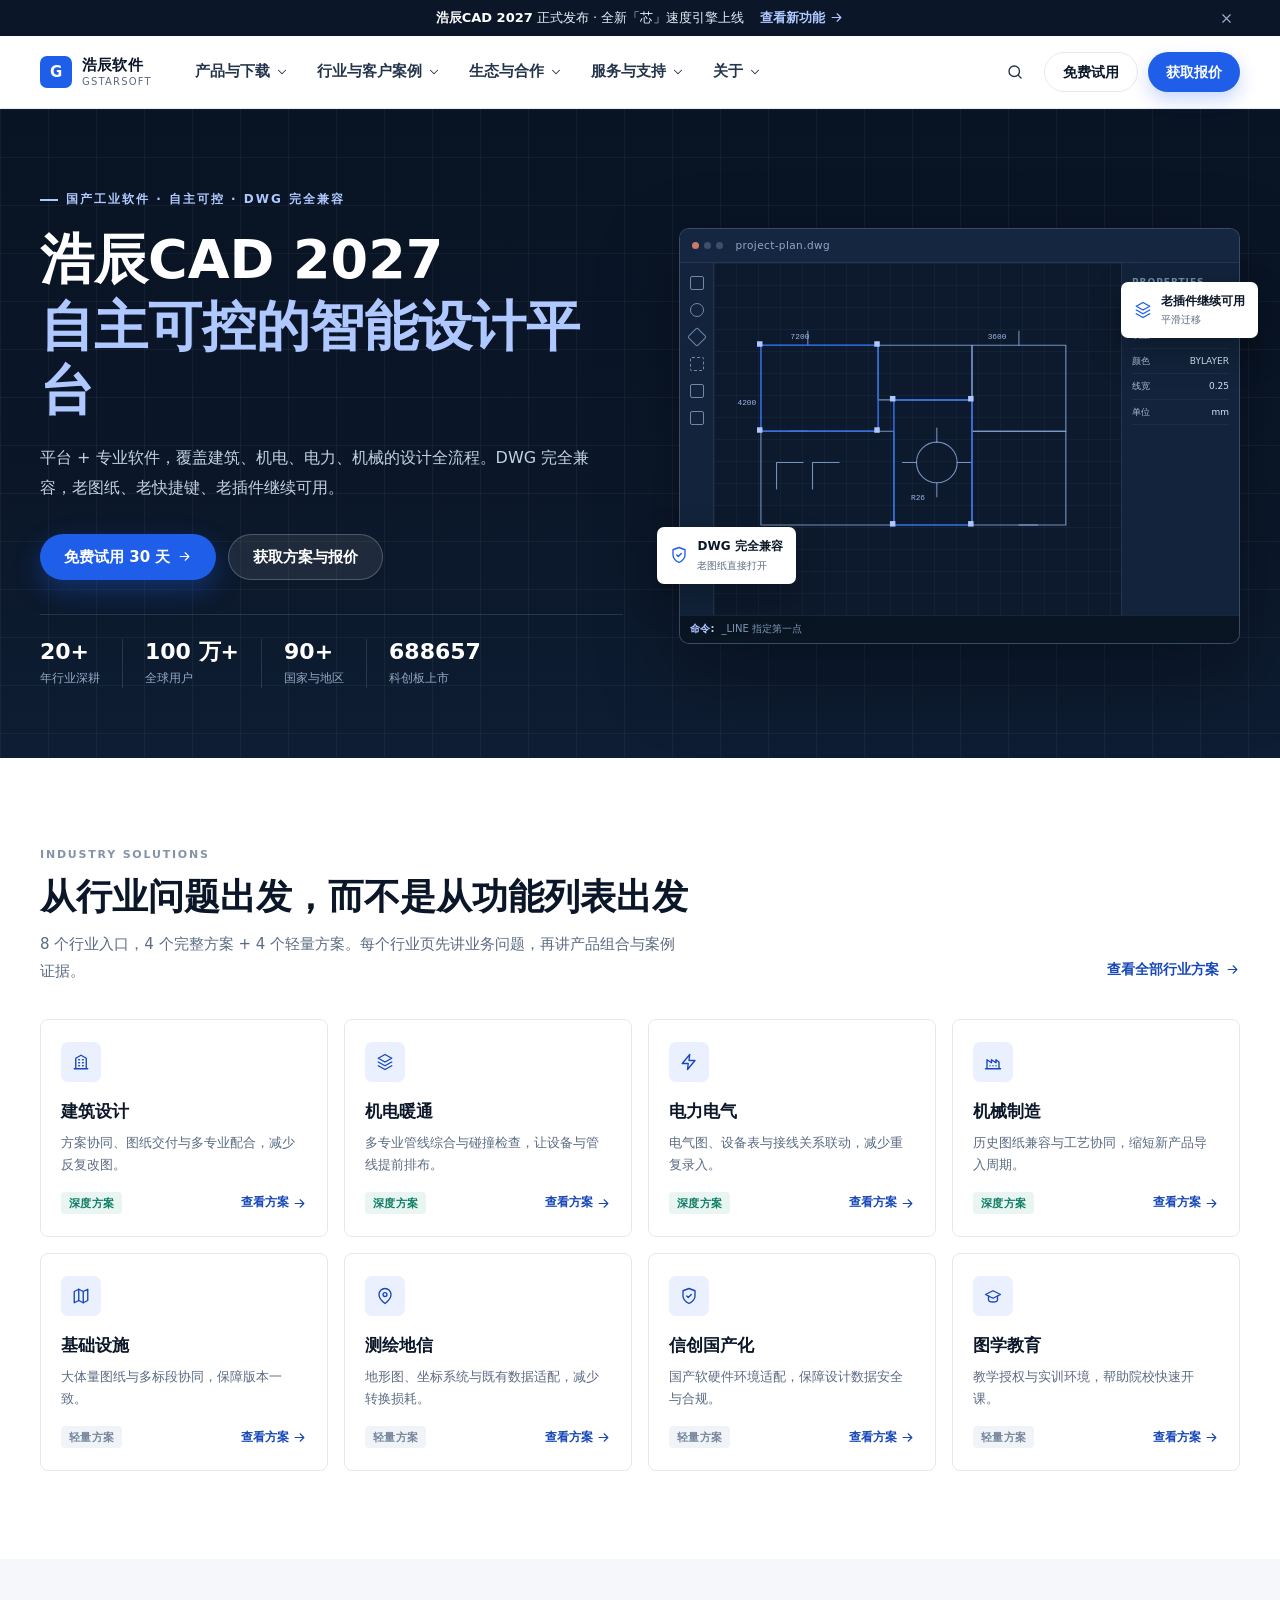
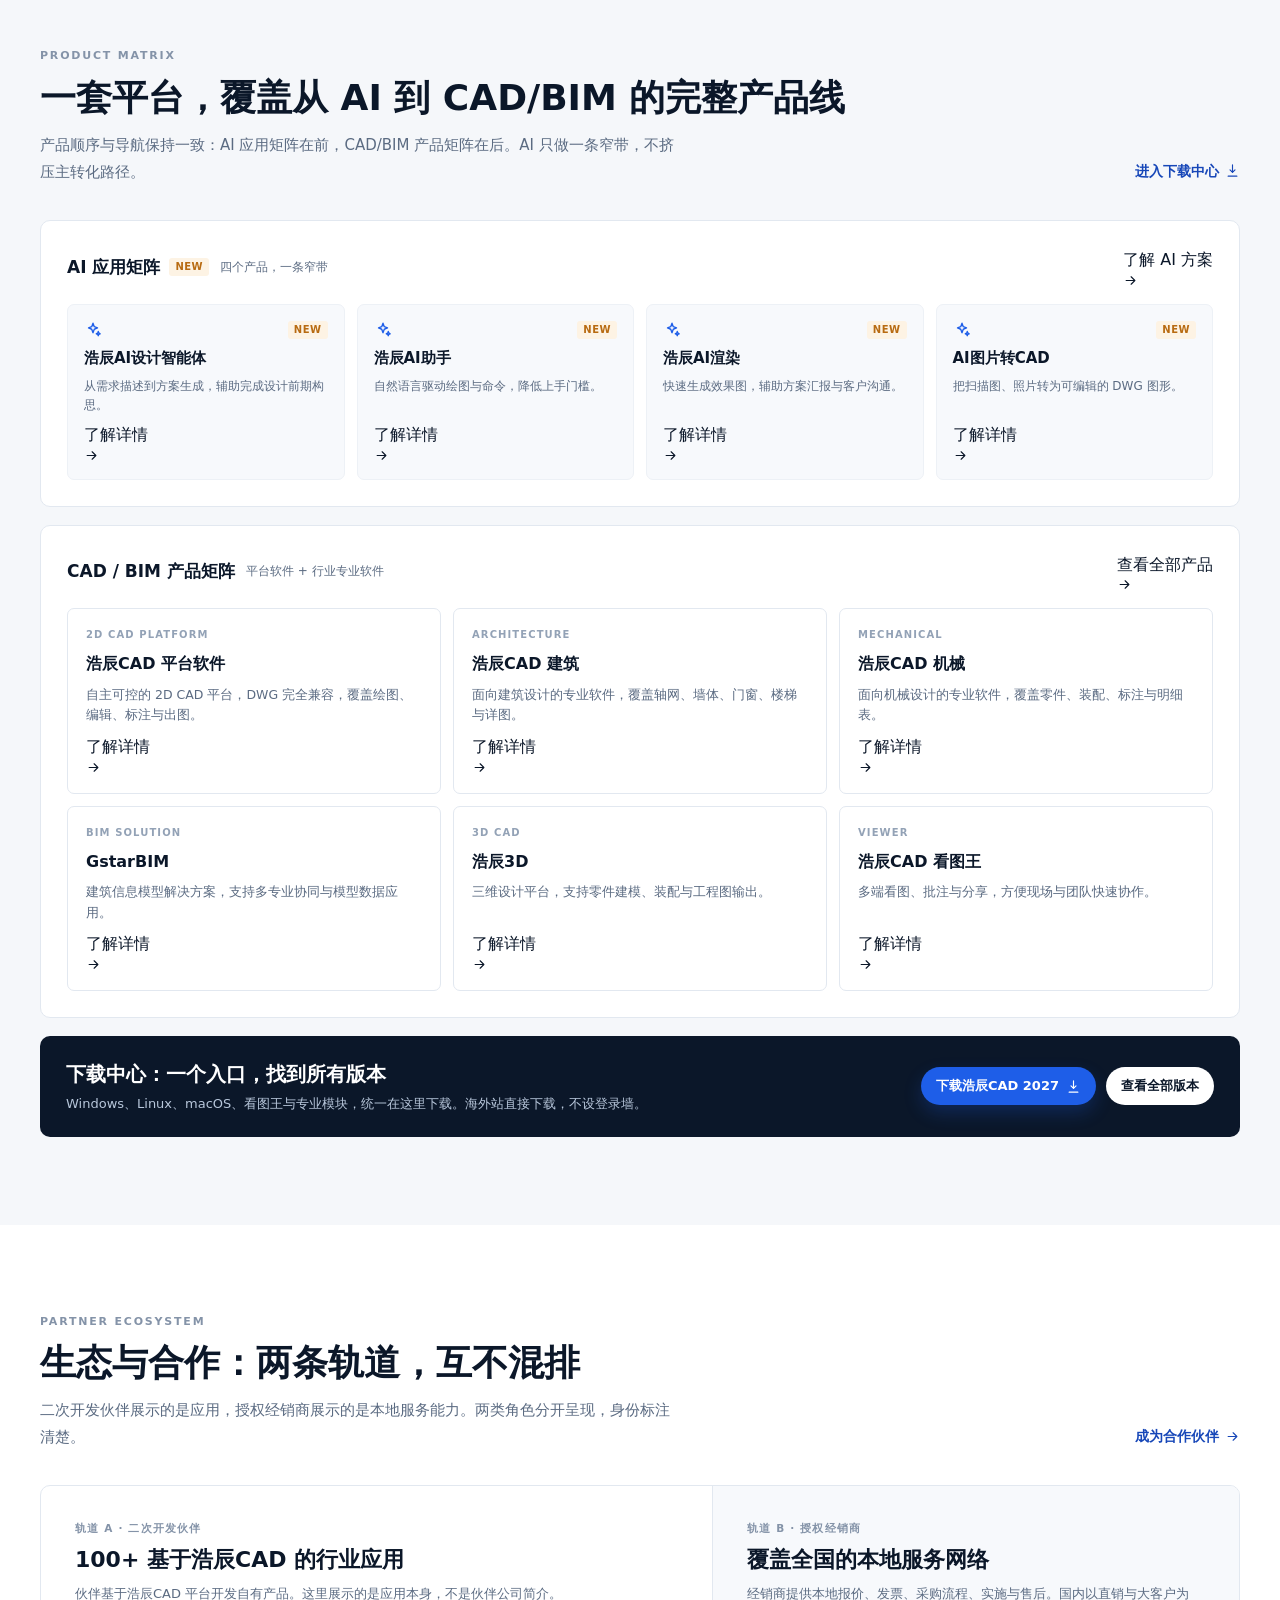
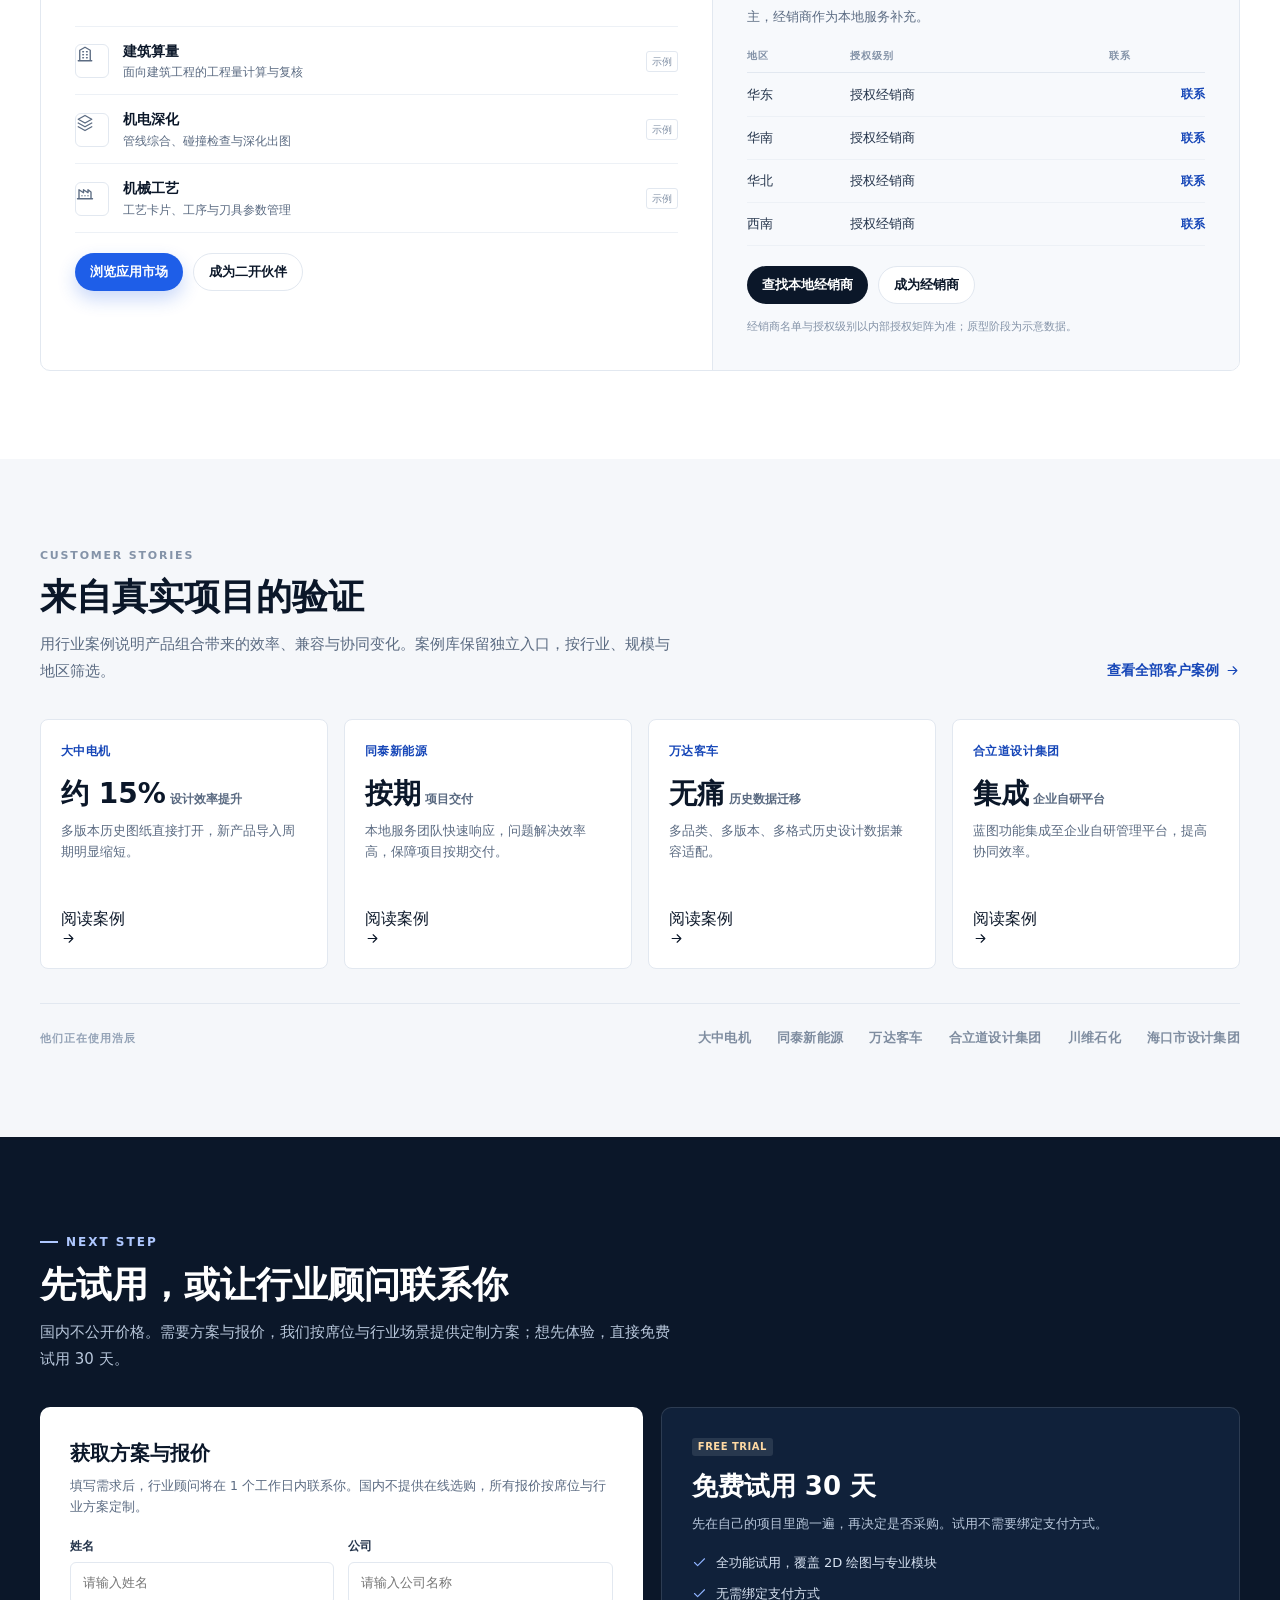
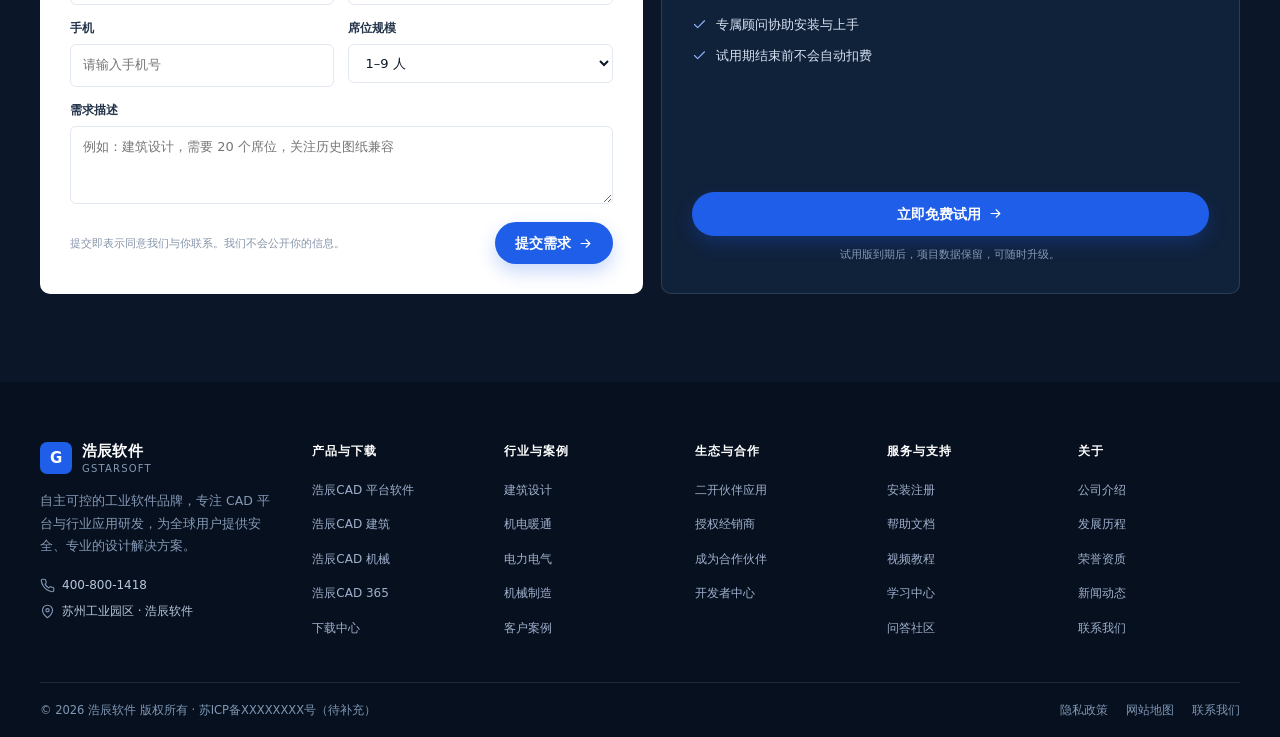
<file: v2/index.html>
<!DOCTYPE html>
<html lang="zh-CN">
<head>
<meta charset="utf-8">
<meta name="viewport" content="width=device-width, initial-scale=1">
<title>浩辰软件官网首页改版原型 · 架构定稿 v2</title>
<meta name="description" content="依据《浩辰官网改版 0908 意见对齐稿（架构定稿 v2）》制作的国内官网首页高保真原型。">
<meta name="theme-color" content="#1E5EE8">
<link rel="icon" href="data:image/svg+xml,%3Csvg xmlns='http://www.w3.org/2000/svg' viewBox='0 0 64 64'%3E%3Crect width='64' height='64' rx='12' fill='%231E5EE8'/%3E%3Ctext x='32' y='43' font-size='34' font-family='Arial' font-weight='700' text-anchor='middle' fill='white'%3EG%3C/text%3E%3C/svg%3E">
<style>
  :root{
    --ink:#0B1729;
    --ink-2:#24344B;
    --muted:#5B6B82;
    --line:#E2E8F0;
    --line-soft:#EDF1F6;
    --bg:#F5F7FA;
    --bg-soft:#F7F9FC;
    --white:#FFFFFF;
    --brand:#1E5EE8;
    --brand-dark:#1747B8;
    --brand-soft:#EAF0FE;
    --amber:#B86B12;
    --amber-soft:#FDF3E4;
    --teal:#0E7C66;
    --teal-soft:#E8F5F1;
    --radius:8px;
    --shadow-sm:0 1px 2px rgba(11,23,41,.06);
    --shadow-md:0 18px 48px rgba(11,23,41,.14);
    --header-h:72px;
  }
  *{box-sizing:border-box}
  html{scroll-behavior:smooth}
  body{
    margin:0;
    color:var(--ink);
    background:var(--white);
    font-family:"Microsoft YaHei","PingFang SC","Noto Sans SC",system-ui,-apple-system,sans-serif;
    font-size:16px;
    line-height:1.6;
    -webkit-font-smoothing:antialiased;
  }
  body.nav-open{overflow:hidden}
  a{color:inherit;text-decoration:none}
  button{font:inherit;color:inherit;background:none;border:0;cursor:pointer}
  img,svg{display:block}
  h1,h2,h3,h4,p{margin:0}
  ul{margin:0;padding:0;list-style:none}
  .container{width:min(1200px,calc(100% - 48px));margin:0 auto}
  .icon{width:18px;height:18px;stroke:currentColor;fill:none;stroke-width:1.8;stroke-linecap:round;stroke-linejoin:round;flex:none}
  .icon-sm{width:15px;height:15px}
  .sr-only{position:absolute;width:1px;height:1px;padding:0;margin:-1px;overflow:hidden;clip:rect(0,0,0,0);white-space:nowrap;border:0}
  .skip-link{position:absolute;left:-9999px;top:0;z-index:200;padding:10px 16px;background:var(--brand);color:#fff}
  .skip-link:focus{left:16px;top:16px}
  :focus-visible{outline:3px solid rgba(30,94,232,.45);outline-offset:2px}

  /* ---------- top notice ---------- */
  .notice{background:var(--ink);color:#E8EEF9;font-size:13px}
  .notice-inner{min-height:36px;display:flex;align-items:center;justify-content:center;gap:16px;position:relative;padding:0 40px}
  .notice b{color:#fff;font-weight:700}
  .notice a{display:inline-flex;align-items:center;gap:4px;color:#AFC8FF;font-weight:600}
  .notice a:hover{color:#fff}
  .notice-close{position:absolute;right:0;top:50%;transform:translateY(-50%);width:28px;height:28px;display:grid;place-items:center;color:#9FB0CC;border-radius:4px}
  .notice-close:hover{background:rgba(255,255,255,.08);color:#fff}
  .notice.hidden{display:none}

  /* ---------- header ---------- */
  .site-header{position:sticky;top:0;z-index:100;background:rgba(255,255,255,.97);backdrop-filter:blur(10px);border-bottom:1px solid var(--line);transition:box-shadow .2s}
  .site-header.scrolled{box-shadow:0 8px 24px rgba(11,23,41,.07)}
  .nav-inner{height:var(--header-h);display:flex;align-items:center;gap:30px;position:relative}
  .logo{display:flex;align-items:center;gap:10px;flex:none}
  .logo-mark{width:32px;height:32px;border-radius:7px;background:var(--brand);display:grid;place-items:center;color:#fff;font-weight:800;font-size:15px;letter-spacing:-.5px}
  .logo-text{display:flex;flex-direction:column;line-height:1.1}
  .logo-text strong{font-size:15px;letter-spacing:.2px}
  .logo-text span{font-size:10px;color:var(--muted);letter-spacing:1.2px;margin-top:3px}
  .main-nav{display:flex;align-items:center;gap:2px;height:100%}
  .nav-item{height:100%;display:flex;align-items:center}
  .nav-link{display:inline-flex;align-items:center;gap:5px;height:40px;padding:0 13px;border-radius:6px;font-size:14.5px;font-weight:600;color:var(--ink-2);white-space:nowrap}
  .nav-link:hover{background:var(--bg);color:var(--ink)}
  .nav-link .icon{width:14px;height:14px;transition:transform .18s}
  .nav-item.open .nav-link{background:var(--brand-soft);color:var(--brand-dark)}
  .nav-item.open .nav-link .icon{transform:rotate(180deg)}
  .nav-actions{margin-left:auto;display:flex;align-items:center;gap:10px;flex:none}
  .icon-btn{width:38px;height:38px;display:grid;place-items:center;border-radius:6px;color:var(--ink-2)}
  .icon-btn:hover{background:var(--bg)}
  .btn{display:inline-flex;align-items:center;justify-content:center;gap:7px;height:40px;padding:0 18px;border-radius:999px;font-size:14px;font-weight:700;white-space:nowrap;transition:background .18s,color .18s,border-color .18s,transform .18s,box-shadow .18s}
  .btn:hover{transform:translateY(-1px)}
  .btn-primary{background:var(--brand);color:#fff;box-shadow:0 8px 18px rgba(30,94,232,.24)}
  .btn-primary:hover{background:var(--brand-dark)}
  .btn-ghost{background:#fff;color:var(--ink);border:1px solid var(--line)}
  .btn-ghost:hover{border-color:#C4D0E0;background:var(--bg)}
  .btn-soft{background:var(--brand-soft);color:var(--brand-dark)}
  .btn-soft:hover{background:#DDE8FD}
  .btn-dark{background:var(--ink);color:#fff}
  .btn-dark:hover{background:#152641}
  .btn-white{background:#fff;color:var(--ink)}
  .btn-white:hover{background:#EEF3FA}
  .mobile-toggle{display:none;width:40px;height:40px;border-radius:6px;place-items:center}
  .mobile-toggle:hover{background:var(--bg)}

  /* ---------- mega menu ---------- */
  .mega{position:absolute;top:calc(100% - 1px);left:50%;width:min(1160px,calc(100vw - 48px));transform:translate(-50%,10px);background:#fff;border:1px solid var(--line);border-radius:10px;box-shadow:var(--shadow-md);opacity:0;visibility:hidden;pointer-events:none;transition:opacity .18s,transform .18s,visibility .18s;z-index:110}
  .nav-item.open .mega{opacity:1;visibility:visible;pointer-events:auto;transform:translate(-50%,0)}
  .mega-in{padding:26px}
  .mega-products{display:grid;grid-template-columns:208px minmax(0,1fr) 254px;gap:26px}
  .mega-col-title{font-size:11px;font-weight:800;letter-spacing:1.4px;color:#8493A8;margin-bottom:12px;text-transform:uppercase}
  .mega-list{display:flex;flex-direction:column;gap:2px}
  .mega-list a{display:flex;align-items:center;justify-content:space-between;gap:8px;padding:8px 10px;border-radius:6px;font-size:13.5px;color:var(--ink-2)}
  .mega-list a:hover{background:var(--bg);color:var(--brand-dark)}
  .mega-list a span{color:#9AA8BA;font-size:12px}
  .mega-list a:hover .icon{color:var(--brand)}
  .mega-ai{background:var(--bg-soft);border:1px solid var(--line-soft);border-radius:8px;padding:12px;margin-bottom:18px}
  .mega-ai-head{display:flex;align-items:center;justify-content:space-between;gap:10px;margin-bottom:8px}
  .mega-ai-head strong{font-size:12px;letter-spacing:1px;color:var(--brand-dark)}
  .tag-new{display:inline-flex;align-items:center;height:18px;padding:0 6px;border-radius:3px;background:var(--amber-soft);color:var(--amber);font-size:10px;font-weight:800;letter-spacing:.5px}
  .ai-grid{display:grid;grid-template-columns:repeat(4,1fr);gap:6px}
  .ai-mini{display:flex;flex-direction:column;gap:2px;padding:7px 8px;border-radius:6px;background:#fff;border:1px solid transparent}
  .ai-mini:hover{border-color:#C9D8F8;background:#FBFDFF}
  .ai-mini b{font-size:12.5px;color:var(--ink)}
  .ai-mini span{font-size:10.5px;color:var(--muted);line-height:1.35}
  .mega-cad{display:grid;grid-template-columns:repeat(3,1fr);gap:4px 10px}
  .mega-cad a{padding:7px 8px;border-radius:6px;font-size:13px;color:var(--ink-2);display:flex;align-items:center;gap:7px}
  .mega-cad a:hover{background:var(--bg);color:var(--brand-dark)}
  .mega-cad i{width:5px;height:5px;border-radius:50%;background:#B9C6D6;flex:none}
  .mega-focus{border-radius:8px;background:var(--ink);color:#fff;padding:20px;position:relative;overflow:hidden;min-height:228px;display:flex;flex-direction:column}
  .mega-focus:after{content:"";position:absolute;inset:0;background:linear-gradient(rgba(255,255,255,.06) 1px,transparent 1px),linear-gradient(90deg,rgba(255,255,255,.06) 1px,transparent 1px);background-size:26px 26px;pointer-events:none}
  .mega-focus>*{position:relative;z-index:1}
  .mega-focus .tag-new{align-self:flex-start;background:rgba(255,255,255,.12);color:#FFD9A3}
  .mega-focus h3{font-size:19px;line-height:1.35;margin-top:12px}
  .mega-focus p{font-size:12.5px;color:#B8C7DB;margin-top:8px;line-height:1.6}
  .mega-focus a{margin-top:auto;display:inline-flex;align-items:center;gap:5px;font-size:12.5px;font-weight:700;color:#fff}
  .mega-focus a:hover{color:#AFC8FF}
  .mega-foot{margin-top:18px;padding-top:14px;border-top:1px solid var(--line-soft);display:flex;align-items:center;gap:18px;flex-wrap:wrap}
  .mega-foot a{font-size:12.5px;color:var(--muted);display:inline-flex;align-items:center;gap:5px}
  .mega-foot a:hover{color:var(--brand-dark)}
  .mega-foot .hot{color:var(--brand-dark);font-weight:800;background:var(--brand-soft);padding:5px 10px;border-radius:5px}
  .mega-simple{display:grid;grid-template-columns:1fr 1fr 1fr;gap:28px}
  .mega-simple .mega-list a{padding:9px 10px}
  .mega-note{grid-column:1/-1;border-top:1px solid var(--line-soft);padding-top:14px;color:var(--muted);font-size:12px}

  /* ---------- hero ---------- */
  .hero{position:relative;background:linear-gradient(180deg,#081323 0%,#0B1729 58%,#0E1D33 100%);color:#fff;overflow:hidden}
  .hero:before{content:"";position:absolute;inset:0;background:linear-gradient(rgba(255,255,255,.045) 1px,transparent 1px),linear-gradient(90deg,rgba(255,255,255,.045) 1px,transparent 1px);background-size:48px 48px;pointer-events:none}
  .hero-in{position:relative;display:grid;grid-template-columns:1.02fr .98fr;gap:56px;align-items:center;padding:74px 0 70px;min-height:548px}
  .eyebrow{display:inline-flex;align-items:center;gap:8px;font-size:12px;font-weight:800;letter-spacing:2px;color:#AFC8FF;text-transform:uppercase}
  .eyebrow:before{content:"";width:18px;height:2px;background:#AFC8FF;display:inline-block}
  .hero h1{font-size:54px;line-height:1.18;letter-spacing:0;margin-top:18px;font-weight:800}
  .hero h1 span{display:block;color:#AFC8FF;font-weight:700;margin-top:4px}
  .hero-lead{max-width:560px;margin-top:20px;font-size:16px;line-height:1.9;color:#C3D1E4}
  .hero-actions{display:flex;align-items:center;gap:12px;margin-top:30px;flex-wrap:wrap}
  .hero-actions .btn{height:46px;padding:0 24px;font-size:15px}
  .hero-actions .btn-primary{box-shadow:0 10px 26px rgba(30,94,232,.35)}
  .hero-actions .btn-glass{background:rgba(255,255,255,.08);color:#fff;border:1px solid rgba(255,255,255,.22)}
  .hero-actions .btn-glass:hover{background:rgba(255,255,255,.14)}
  .hero-trust{display:flex;align-items:center;gap:0;margin-top:34px;padding-top:24px;border-top:1px solid rgba(255,255,255,.12);flex-wrap:wrap}
  .hero-trust div{padding:0 22px;border-left:1px solid rgba(255,255,255,.12)}
  .hero-trust div:first-child{padding-left:0;border-left:0}
  .hero-trust b{display:block;font-size:22px;line-height:1.2;color:#fff}
  .hero-trust span{display:block;font-size:12px;color:#93A8C4;margin-top:4px}
  .hero-visual{position:relative}
  .cad-window{position:relative;background:#101E33;border:1px solid rgba(160,190,235,.28);border-radius:10px;box-shadow:0 30px 80px rgba(0,0,0,.35);overflow:hidden}
  .cad-bar{height:34px;display:flex;align-items:center;gap:8px;padding:0 12px;background:#152641;border-bottom:1px solid rgba(255,255,255,.08)}
  .cad-dots{display:flex;gap:5px}
  .cad-dots i{width:7px;height:7px;border-radius:50%;background:#3C4F6B}
  .cad-dots i:first-child{background:#C97A6A}
  .cad-file{font-size:10.5px;color:#92A8C6;margin-left:4px;letter-spacing:.4px}
  .cad-body{display:grid;grid-template-columns:34px 1fr 118px;height:352px}
  .cad-tools{background:#12233B;border-right:1px solid rgba(255,255,255,.07);display:flex;flex-direction:column;align-items:center;gap:13px;padding-top:13px}
  .cad-tools i{width:14px;height:14px;border:1.3px solid #6F89AB;border-radius:2px}
  .cad-tools i:nth-child(2){border-radius:50%}
  .cad-tools i:nth-child(3){transform:rotate(45deg)}
  .cad-tools i:nth-child(4){border-style:dashed}
  .cad-canvas{position:relative;background:#0D1A2D;overflow:hidden}
  .cad-canvas svg{width:100%;height:100%}
  .cad-canvas .grid{position:absolute;inset:0;background:linear-gradient(rgba(120,160,220,.06) 1px,transparent 1px),linear-gradient(90deg,rgba(120,160,220,.06) 1px,transparent 1px);background-size:22px 22px}
  .cad-props{background:#12233B;border-left:1px solid rgba(255,255,255,.07);padding:12px 10px}
  .cad-props b{display:block;font-size:9px;letter-spacing:1px;color:#6F88AA;margin-bottom:9px}
  .cad-props span{display:flex;justify-content:space-between;gap:6px;font-size:9px;color:#A9BDD6;padding:5px 0;border-bottom:1px solid rgba(255,255,255,.05)}
  .cad-props span i{color:#D7E4F5;font-style:normal}
  .cad-command{height:28px;display:flex;align-items:center;gap:7px;padding:0 10px;background:#0A1524;border-top:1px solid rgba(255,255,255,.07);font-size:10px;color:#7F97B5}
  .cad-command b{color:#AFC8FF;font-weight:600}
  .float-chip{position:absolute;display:flex;align-items:center;gap:9px;padding:10px 13px;background:#fff;color:var(--ink);border-radius:7px;box-shadow:0 14px 34px rgba(0,0,0,.25);font-size:12px;font-weight:700}
  .float-chip .icon{color:var(--brand)}
  .float-chip.one{left:-22px;bottom:60px}
  .float-chip.two{right:-18px;top:54px}
  .float-chip small{display:block;font-size:10px;color:var(--muted);font-weight:400;margin-top:1px}

  /* ---------- sections ---------- */
  .section{padding:88px 0}
  section[id],[id="download"],[id="support"]{scroll-margin-top:calc(var(--header-h) + 18px)}
  .section.soft{background:var(--bg)}
  .section.tight{padding:72px 0}
  .sec-head{display:flex;align-items:flex-end;justify-content:space-between;gap:32px;margin-bottom:34px}
  .sec-head h2{font-size:36px;line-height:1.25;letter-spacing:0;margin-top:10px;font-weight:800}
  .sec-head p{max-width:640px;margin-top:12px;color:var(--muted);font-size:15px;line-height:1.8}
  .sec-head .side-link{display:inline-flex;align-items:center;gap:6px;font-size:14px;font-weight:700;color:var(--brand-dark);white-space:nowrap;padding-bottom:4px}
  .sec-head .side-link:hover{color:var(--brand)}
  .section-label{font-size:11px;font-weight:800;letter-spacing:1.8px;color:#8493A8;text-transform:uppercase}

  /* ---------- industries ---------- */
  .industry-grid{display:grid;grid-template-columns:repeat(4,1fr);gap:16px}
  .industry-card{position:relative;display:flex;flex-direction:column;min-height:196px;padding:22px 20px;background:#fff;border:1px solid var(--line);border-radius:var(--radius);transition:border-color .18s,transform .18s,box-shadow .18s}
  .industry-card:hover{border-color:#B8C9E8;transform:translateY(-3px);box-shadow:0 12px 28px rgba(11,23,41,.08)}
  .industry-icon{width:40px;height:40px;border-radius:7px;background:var(--brand-soft);color:var(--brand-dark);display:grid;place-items:center;margin-bottom:16px}
  .industry-card h3{font-size:17px;font-weight:800}
  .industry-card p{font-size:13px;color:var(--muted);line-height:1.7;margin-top:7px;flex:1}
  .industry-meta{display:flex;align-items:center;justify-content:space-between;gap:8px;margin-top:16px}
  .pill{display:inline-flex;align-items:center;height:22px;padding:0 8px;border-radius:4px;font-size:10.5px;font-weight:800;letter-spacing:.3px}
  .pill-deep{background:var(--teal-soft);color:var(--teal)}
  .pill-light{background:#F0F3F7;color:#76869B}
  .industry-card .go{display:inline-flex;align-items:center;gap:3px;font-size:12px;font-weight:700;color:var(--brand-dark)}

  /* ---------- products ---------- */
  .product-block{background:#fff;border:1px solid var(--line);border-radius:10px;padding:26px}
  .product-block + .product-block{margin-top:18px}
  .block-head{display:flex;align-items:center;justify-content:space-between;gap:16px;margin-bottom:16px}
  .block-head h3{font-size:17px;font-weight:800;display:flex;align-items:center;gap:9px}
  .block-head .sub{font-size:12px;color:var(--muted);font-weight:400;margin-left:2px}
  .ai-products{display:grid;grid-template-columns:repeat(4,1fr);gap:12px}
  .ai-card{display:flex;flex-direction:column;gap:7px;padding:16px;background:var(--bg-soft);border:1px solid var(--line-soft);border-radius:7px;transition:border-color .18s,background .18s,transform .18s}
  .ai-card:hover{border-color:#C4D4F4;background:#FBFDFF;transform:translateY(-2px)}
  .ai-card-top{display:flex;align-items:center;justify-content:space-between;gap:8px}
  .ai-card-top .icon{color:var(--brand)}
  .ai-card h4{font-size:15px;font-weight:800}
  .ai-card p{font-size:12px;color:var(--muted);line-height:1.6;flex:1}
  .ai-card a{font-size:12px;font-weight:700;color:var(--brand-dark);display:inline-flex;align-items:center;gap:3px}
  .cad-products{display:grid;grid-template-columns:repeat(3,1fr);gap:12px}
  .product-card{display:flex;flex-direction:column;gap:8px;padding:18px;background:#fff;border:1px solid var(--line);border-radius:7px;transition:border-color .18s,transform .18s,box-shadow .18s}
  .product-card:hover{border-color:#B8C9E8;transform:translateY(-2px);box-shadow:0 10px 24px rgba(11,23,41,.07)}
  .product-card .en{font-size:10px;font-weight:800;letter-spacing:1.1px;color:#93A2B6}
  .product-card h4{font-size:16px;font-weight:800}
  .product-card p{font-size:12.5px;color:var(--muted);line-height:1.65;flex:1}
  .product-card a{font-size:12px;font-weight:700;color:var(--brand-dark);display:inline-flex;align-items:center;gap:3px}
  .download-strip{margin-top:18px;display:flex;align-items:center;justify-content:space-between;gap:24px;padding:22px 26px;background:var(--ink);color:#fff;border-radius:10px}
  .download-strip h3{font-size:20px;font-weight:800}
  .download-strip p{font-size:13px;color:#B8C7DB;margin-top:4px}
  .download-strip .actions{display:flex;gap:10px;flex-wrap:wrap}
  .download-strip .btn{height:38px;font-size:13px;padding:0 15px}

  /* ---------- ecosystem ---------- */
  .eco{display:grid;grid-template-columns:1.12fr .88fr;border:1px solid var(--line);border-radius:10px;overflow:hidden;background:#fff}
  .eco-col{padding:34px}
  .eco-col + .eco-col{border-left:1px solid var(--line);background:var(--bg-soft)}
  .eco-eyebrow{display:flex;align-items:center;gap:8px;font-size:10.5px;font-weight:800;letter-spacing:1.2px;color:#8493A8;text-transform:uppercase}
  .eco-col h3{font-size:22px;line-height:1.35;margin-top:8px;font-weight:800}
  .eco-col .desc{font-size:13px;color:var(--muted);line-height:1.75;margin-top:8px}
  .app-list{margin-top:20px;border-top:1px solid var(--line-soft)}
  .app-row{display:flex;align-items:center;gap:14px;padding:13px 0;border-bottom:1px solid var(--line-soft)}
  .app-icon{width:34px;height:34px;border-radius:6px;background:#fff;border:1px solid var(--line);display:grid;place-items:center;color:var(--brand-dark);flex:none}
  .app-row div{flex:1;min-width:0}
  .app-row b{display:block;font-size:14px}
  .app-row span{display:block;font-size:11.5px;color:var(--muted);margin-top:1px}
  .app-row .mini-tag{font-size:9.5px;color:#8493A8;border:1px solid var(--line);padding:2px 5px;border-radius:3px;flex:none}
  .eco-actions{display:flex;gap:10px;margin-top:20px;flex-wrap:wrap}
  .eco-actions .btn{height:38px;font-size:13px;padding:0 15px}
  .reseller-table{width:100%;border-collapse:collapse;margin-top:20px;font-size:12.5px}
  .reseller-table th{text-align:left;font-size:10px;letter-spacing:1px;color:#8493A8;font-weight:800;padding:0 0 8px;border-bottom:1px solid var(--line)}
  .reseller-table td{padding:11px 0;border-bottom:1px solid var(--line-soft);color:var(--ink-2)}
  .reseller-table td:last-child{text-align:right}
  .reseller-table a{color:var(--brand-dark);font-weight:700;font-size:12px}
  .eco-note{margin-top:14px;font-size:11px;color:#8493A8;line-height:1.6}

  /* ---------- cases ---------- */
  .case-grid{display:grid;grid-template-columns:repeat(4,1fr);gap:16px}
  .case-card{display:flex;flex-direction:column;min-height:250px;padding:22px 20px;background:#fff;border:1px solid var(--line);border-radius:var(--radius);transition:border-color .18s,transform .18s,box-shadow .18s}
  .case-card:hover{border-color:#B8C9E8;transform:translateY(-3px);box-shadow:0 12px 28px rgba(11,23,41,.08)}
  .case-client{font-size:12px;font-weight:800;color:var(--brand-dark);letter-spacing:.4px}
  .case-metric{font-size:28px;font-weight:800;line-height:1.15;margin-top:16px}
  .case-metric small{font-size:12px;font-weight:600;color:var(--muted);margin-left:4px}
  .case-card p{font-size:12.5px;color:var(--muted);line-height:1.7;margin-top:10px;flex:1}
  .case-card a{font-size:12px;font-weight:700;color:var(--brand-dark);display:inline-flex;align-items:center;gap:3px;margin-top:14px}
  .logo-strip{margin-top:34px;padding-top:24px;border-top:1px solid var(--line);display:flex;align-items:center;justify-content:space-between;gap:18px;flex-wrap:wrap}
  .logo-strip .label{font-size:11px;font-weight:800;letter-spacing:1px;color:#93A2B6;white-space:nowrap}
  .logo-strip ul{display:flex;align-items:center;gap:26px;flex-wrap:wrap}
  .logo-strip li{font-size:13px;font-weight:800;color:#7F8DA0;letter-spacing:.3px}

  /* ---------- conversion ---------- */
  .convert{background:var(--ink);color:#fff}
  .convert .sec-head h2{color:#fff}
  .convert .sec-head p{color:#B8C7DB}
  .convert .eyebrow{color:#AFC8FF}
  .convert-grid{display:grid;grid-template-columns:1.02fr .98fr;gap:18px}
  .form-panel{background:#fff;color:var(--ink);border-radius:10px;padding:30px}
  .form-panel h3{font-size:20px;font-weight:800}
  .form-panel .hint{font-size:12.5px;color:var(--muted);margin-top:6px;line-height:1.7}
  .form-grid{display:grid;grid-template-columns:1fr 1fr;gap:14px;margin-top:20px}
  .field{display:flex;flex-direction:column;gap:6px}
  .field.full{grid-column:1/-1}
  .field label{font-size:12px;font-weight:700;color:var(--ink-2)}
  .field input,.field select,.field textarea{width:100%;border:1px solid var(--line);border-radius:6px;padding:10px 12px;font:inherit;font-size:13px;color:var(--ink);background:#fff;transition:border-color .18s,box-shadow .18s}
  .field input:focus,.field select:focus,.field textarea:focus{outline:none;border-color:var(--brand);box-shadow:0 0 0 3px rgba(30,94,232,.12)}
  .field textarea{min-height:78px;resize:vertical}
  .form-foot{display:flex;align-items:center;justify-content:space-between;gap:14px;margin-top:18px;flex-wrap:wrap}
  .form-foot small{font-size:11px;color:#8493A8;line-height:1.6}
  .form-foot .btn{height:42px;padding:0 20px}
  .trial-panel{background:#10213A;border:1px solid rgba(255,255,255,.12);border-radius:10px;padding:30px;display:flex;flex-direction:column}
  .trial-panel .tag-new{align-self:flex-start;background:rgba(255,255,255,.1);color:#FFD9A3}
  .trial-panel h3{font-size:26px;font-weight:800;margin-top:14px;line-height:1.3}
  .trial-panel p{font-size:13px;color:#B8C7DB;line-height:1.75;margin-top:9px}
  .trial-list{margin-top:18px;display:flex;flex-direction:column;gap:10px}
  .trial-list li{display:flex;align-items:flex-start;gap:9px;font-size:13px;color:#D7E2F1}
  .trial-list .icon{color:#8FB3FF;margin-top:2px}
  .trial-panel .btn{margin-top:auto;height:44px;width:100%}
  .trial-note{font-size:11px;color:#8499B5;margin-top:10px;text-align:center}
  .form-success{display:none;padding:12px 14px;border-radius:6px;background:var(--teal-soft);color:var(--teal);font-size:13px;font-weight:700;margin-top:14px}
  .form-success.show{display:block}

  /* ---------- footer ---------- */
  .site-footer{background:#07101F;color:#9FB0CC;padding:60px 0 0}
  .footer-top{display:grid;grid-template-columns:1.5fr repeat(5,1fr);gap:30px;padding-bottom:42px}
  .footer-brand .logo-text strong{color:#fff}
  .footer-brand .logo-text span{color:#8499B5}
  .footer-brand p{font-size:12.5px;line-height:1.8;color:#8499B5;margin-top:16px;max-width:250px}
  .footer-contact{margin-top:18px;display:flex;flex-direction:column;gap:7px;font-size:12px}
  .footer-contact a,.footer-contact span{display:flex;align-items:center;gap:7px;color:#B8C7DB}
  .footer-contact .icon{color:#7F97B5}
  .footer-col h4{font-size:12px;font-weight:800;letter-spacing:1px;color:#fff;margin-bottom:14px}
  .footer-col ul{display:flex;flex-direction:column;gap:9px}
  .footer-col a{font-size:12px;color:#9FB0CC}
  .footer-col a:hover{color:#fff}
  .footer-bottom{border-top:1px solid rgba(255,255,255,.1);padding:18px 0;display:flex;align-items:center;justify-content:space-between;gap:16px;flex-wrap:wrap;font-size:11.5px;color:#7F97B5}
  .footer-bottom nav{display:flex;gap:18px;flex-wrap:wrap}
  .footer-bottom a:hover{color:#fff}

  /* ---------- back to top ---------- */
  .back-top{position:fixed;right:24px;bottom:24px;z-index:90;width:42px;height:42px;border-radius:50%;background:#fff;border:1px solid var(--line);box-shadow:var(--shadow-md);display:grid;place-items:center;color:var(--ink);opacity:0;visibility:hidden;transform:translateY(8px);transition:.2s}
  .back-top.show{opacity:1;visibility:visible;transform:none}
  .back-top:hover{background:var(--bg)}

  /* ---------- reveal ---------- */
  .reveal{opacity:0;transform:translateY(16px);transition:opacity .55s ease,transform .55s ease}
  .reveal.in{opacity:1;transform:none}
  @media (prefers-reduced-motion:reduce){
    html{scroll-behavior:auto}
    .reveal{opacity:1;transform:none;transition:none}
    *{animation:none!important;transition:none!important}
  }

  /* ---------- responsive ---------- */
  @media (max-width:1180px){
    .nav-inner{gap:18px}
    .nav-link{padding:0 8px;font-size:13.5px}
    .logo-text span{display:none}
    .hero h1{font-size:46px}
    .hero-in{gap:36px}
    .mega-products{grid-template-columns:190px minmax(0,1fr) 226px;gap:18px}
    .ai-grid{grid-template-columns:repeat(2,1fr)}
  }
  @media (max-width:991px){
    :root{--header-h:64px}
    .container{width:calc(100% - 40px)}
    .main-nav{position:fixed;inset:var(--header-h) 0 0 0;background:#fff;display:block;padding:12px 20px 40px;overflow:auto;opacity:0;visibility:hidden;pointer-events:none;transform:translateY(-8px);transition:opacity .2s ease,transform .2s ease,visibility .2s ease;z-index:99}
    body.nav-open .main-nav{opacity:1;visibility:visible;pointer-events:auto;transform:none}
    .nav-item{display:block;height:auto;border-bottom:1px solid var(--line-soft)}
    .nav-link{display:flex;justify-content:space-between;width:100%;height:52px;padding:0 4px;border-radius:0;font-size:15px}
    .nav-link:hover{background:transparent}
    .nav-item.open .nav-link{background:transparent}
    .mega{position:static;width:auto;transform:none;opacity:1;visibility:visible;pointer-events:auto;display:none;border:0;box-shadow:none;border-radius:0;background:var(--bg-soft);margin:0 0 10px}
    .nav-item.open .mega{display:block;transform:none}
    .mega-in{padding:16px}
    .mega-products,.mega-simple{display:block}
    .mega-products>div,.mega-simple>div{margin-bottom:16px}
    .ai-grid{grid-template-columns:repeat(2,1fr)}
    .mega-cad{grid-template-columns:repeat(2,1fr)}
    .mega-focus{min-height:auto}
    .mobile-toggle{display:grid}
    .nav-actions .btn-ghost,.nav-actions .icon-btn{display:none}
    .nav-actions .btn-primary{height:38px;padding:0 14px;font-size:13px}
    .hero-in{grid-template-columns:1fr;padding:56px 0 52px;min-height:0;gap:44px}
    .hero h1{font-size:42px}
    .hero-lead{max-width:none}
    .hero-visual{max-width:680px}
    .float-chip.one{left:8px}
    .float-chip.two{right:8px}
    .section{padding:64px 0}
    .sec-head{display:block;margin-bottom:26px}
    .sec-head h2{font-size:30px}
    .sec-head .side-link{margin-top:14px}
    .industry-grid{grid-template-columns:repeat(2,1fr)}
    .ai-products{grid-template-columns:repeat(2,1fr)}
    .cad-products{grid-template-columns:repeat(2,1fr)}
    .eco{grid-template-columns:1fr}
    .eco-col + .eco-col{border-left:0;border-top:1px solid var(--line)}
    .case-grid{grid-template-columns:repeat(2,1fr)}
    .convert-grid{grid-template-columns:1fr}
    .footer-top{grid-template-columns:1fr 1fr 1fr;gap:28px}
    .footer-brand{grid-column:1/-1}
  }
  @media (max-width:639px){
    .container{width:calc(100% - 32px)}
    .notice-inner{justify-content:flex-start;font-size:11.5px;padding:0 34px 0 0;min-height:38px}
    .notice-inner span{overflow:hidden;text-overflow:ellipsis;white-space:nowrap}
    .notice a{display:none}
    .logo-text strong{font-size:14px}
    .logo-mark{width:30px;height:30px}
    .nav-actions .btn-primary{display:none}
    .hero-in{padding:42px 0 46px}
    .hero h1{font-size:34px;line-height:1.22}
    .hero-lead{font-size:14px;line-height:1.8}
    .hero-actions .btn{height:44px;padding:0 18px;font-size:14px}
    .hero-trust{gap:14px 0}
    .hero-trust div{width:50%;padding:0 0 0 16px;border-left:1px solid rgba(255,255,255,.12)}
    .hero-trust div:nth-child(odd){padding-left:0;border-left:0}
    .hero-trust b{font-size:20px}
    .cad-body{grid-template-columns:30px 1fr;height:286px}
    .cad-props{display:none}
    .float-chip.one{left:8px;bottom:34px}
    .float-chip.two{right:8px;top:42px}
    .float-chip{padding:8px 10px;font-size:11px}
    .section{padding:50px 0}
    .sec-head h2{font-size:26px}
    .industry-grid,.ai-products,.cad-products,.case-grid{grid-template-columns:1fr}
    .industry-card{min-height:auto}
    .product-block{padding:18px}
    .eco-col{padding:24px}
    .download-strip{display:block}
    .download-strip .actions{margin-top:16px}
    .form-panel,.trial-panel{padding:22px}
    .form-grid{grid-template-columns:1fr}
    .footer-top{grid-template-columns:1fr 1fr}
    .footer-bottom{display:block}
    .footer-bottom nav{margin-top:10px}
    .back-top{right:14px;bottom:14px}
  }
</style>
</head>
<body>
<a class="skip-link" href="#main">跳到主要内容</a>

<svg xmlns="http://www.w3.org/2000/svg" style="display:none" aria-hidden="true">
  <symbol id="i-chevron" viewBox="0 0 24 24"><path d="m6 9 6 6 6-6"/></symbol>
  <symbol id="i-arrow" viewBox="0 0 24 24"><path d="M5 12h14M13 6l6 6-6 6"/></symbol>
  <symbol id="i-download" viewBox="0 0 24 24"><path d="M12 3v12m0 0 4-4m-4 4-4-4M5 21h14"/></symbol>
  <symbol id="i-spark" viewBox="0 0 24 24"><path d="m12 3 1.7 4.6L18 9.3l-4.3 1.7L12 15.6l-1.7-4.6L6 9.3l4.3-1.7L12 3z"/><path d="M19 14l.7 1.9L21.6 17l-1.9.7L19 19.6l-.7-1.9L16.4 17l1.9-.7L19 14z"/></symbol>
  <symbol id="i-layers" viewBox="0 0 24 24"><path d="m12 2 9 5-9 5-9-5 9-5z"/><path d="m3 12 9 5 9-5"/><path d="m3 17 9 5 9-5"/></symbol>
  <symbol id="i-building" viewBox="0 0 24 24"><path d="M3 21h18M5 21V7l7-4 7 4v14"/><path d="M9 9h1M14 9h1M9 13h1M14 13h1M9 17h1M14 17h1"/></symbol>
  <symbol id="i-zap" viewBox="0 0 24 24"><path d="M13 2 3 14h8l-1 8 10-12h-8l1-8z"/></symbol>
  <symbol id="i-factory" viewBox="0 0 24 24"><path d="M2 21h20M4 21V9l6 4V9l6 4V9l4 3v9"/><path d="M8 17h.01M12 17h.01M16 17h.01"/></symbol>
  <symbol id="i-map" viewBox="0 0 24 24"><path d="m3 6 6-3 6 3 6-3v15l-6 3-6-3-6 3V6z"/><path d="M9 3v15M15 6v15"/></symbol>
  <symbol id="i-shield" viewBox="0 0 24 24"><path d="M12 22s8-4 8-10V5l-8-3-8 3v7c0 6 8 10 8 10z"/><path d="m9 12 2 2 4-4"/></symbol>
  <symbol id="i-graduation" viewBox="0 0 24 24"><path d="M22 10 12 5 2 10l10 5 10-5z"/><path d="M6 12v5c0 1.7 2.7 3 6 3s6-1.3 6-3v-5"/></symbol>
  <symbol id="i-search" viewBox="0 0 24 24"><circle cx="11" cy="11" r="7"/><path d="m20 20-3.5-3.5"/></symbol>
  <symbol id="i-menu" viewBox="0 0 24 24"><path d="M4 6h16M4 12h16M4 18h16"/></symbol>
  <symbol id="i-close" viewBox="0 0 24 24"><path d="M6 6l12 12M18 6 6 18"/></symbol>
  <symbol id="i-check" viewBox="0 0 24 24"><path d="m20 6-11 11-5-5"/></symbol>
  <symbol id="i-phone" viewBox="0 0 24 24"><path d="M22 16.9v3a2 2 0 0 1-2.2 2 19.8 19.8 0 0 1-8.6-3.1 19.5 19.5 0 0 1-6-6A19.8 19.8 0 0 1 2.1 4.2 2 2 0 0 1 4.1 2h3a2 2 0 0 1 2 1.7c.1 1 .4 2 .7 2.9a2 2 0 0 1-.5 2.1L8 9.8a16 16 0 0 0 6 6l1.1-1.1a2 2 0 0 1 2.1-.5c.9.3 1.9.6 2.9.7a2 2 0 0 1 1.9 2z"/></symbol>
  <symbol id="i-pin" viewBox="0 0 24 24"><path d="M20 10c0 6-8 12-8 12S4 16 4 10a8 8 0 1 1 16 0z"/><circle cx="12" cy="10" r="2.6"/></symbol>
  <symbol id="i-up" viewBox="0 0 24 24"><path d="m6 15 6-6 6 6"/></symbol>
</svg>

<!-- notice -->
<div class="notice" id="notice">
  <div class="container notice-inner">
    <span><b>浩辰CAD 2027</b> 正式发布 · 全新「芯」速度引擎上线</span>
    <a href="#products">查看新功能 <svg class="icon icon-sm"><use href="#i-arrow"/></svg></a>
    <button class="notice-close" id="noticeClose" aria-label="关闭公告"><svg class="icon icon-sm"><use href="#i-close"/></svg></button>
  </div>
</div>

<!-- header -->
<header class="site-header" id="siteHeader">
  <div class="container nav-inner">
    <a class="logo" href="#top" aria-label="浩辰软件首页">
      <span class="logo-mark">G</span>
      <span class="logo-text"><strong>浩辰软件</strong><span>GSTARSOFT</span></span>
    </a>

    <nav class="main-nav" id="mainNav" aria-label="主导航">
      <div class="nav-item has-mega">
        <button class="nav-link" aria-expanded="false" aria-controls="megaProducts">产品与下载 <svg class="icon"><use href="#i-chevron"/></svg></button>
        <div class="mega" id="megaProducts">
          <div class="mega-in">
            <div class="mega-products">
              <div>
                <div class="mega-col-title">按场景选择</div>
                <div class="mega-list">
                  <a href="#industries">建筑设计 <span>方案</span></a>
                  <a href="#industries">机电暖通 <span>方案</span></a>
                  <a href="#industries">电力电气 <span>方案</span></a>
                  <a href="#industries">机械制造 <span>方案</span></a>
                  <a href="#industries">基础设施 <span>轻量</span></a>
                  <a href="#industries">测绘地信 <span>轻量</span></a>
                </div>
              </div>
              <div>
                <div class="mega-ai">
                  <div class="mega-ai-head"><strong>AI 应用矩阵</strong><span class="tag-new">NEW</span></div>
                  <div class="ai-grid">
                    <a class="ai-mini" href="#products"><b>浩辰AI设计智能体</b><span>从需求到方案</span></a>
                    <a class="ai-mini" href="#products"><b>浩辰AI助手</b><span>自然语言驱动</span></a>
                    <a class="ai-mini" href="#products"><b>浩辰AI渲染</b><span>效果图生成</span></a>
                    <a class="ai-mini" href="#products"><b>AI图片转CAD</b><span>扫描图转DWG</span></a>
                  </div>
                </div>
                <div class="mega-col-title">CAD / BIM 产品矩阵</div>
                <div class="mega-cad">
                  <a href="#products"><i></i>浩辰CAD 平台软件</a>
                  <a href="#products"><i></i>浩辰CAD 建筑</a>
                  <a href="#products"><i></i>浩辰CAD 机械</a>
                  <a href="#products"><i></i>GstarBIM</a>
                  <a href="#products"><i></i>浩辰3D</a>
                  <a href="#products"><i></i>浩辰CAD 看图王</a>
                </div>
              </div>
              <div class="mega-focus">
                <span class="tag-new">主推</span>
                <h3>浩辰CAD 2027 专业版</h3>
                <p>平台 + 专业软件一体化，全新「芯」速度引擎，交互与云协同全面升级。</p>
                <a href="#products">查看详情 <svg class="icon icon-sm"><use href="#i-arrow"/></svg></a>
              </div>
            </div>
            <div class="mega-foot">
              <a class="hot" href="#download"><svg class="icon icon-sm"><use href="#i-download"/></svg>下载中心</a>
              <a href="#products">产品总览</a>
              <a href="#industries">选型助手</a>
              <a href="#contact">版本与授权方式</a>
              <a href="#products">查看全部产品 <svg class="icon icon-sm"><use href="#i-arrow"/></svg></a>
            </div>
          </div>
        </div>
      </div>

      <div class="nav-item has-mega">
        <button class="nav-link" aria-expanded="false" aria-controls="megaIndustry">行业与客户案例 <svg class="icon"><use href="#i-chevron"/></svg></button>
        <div class="mega" id="megaIndustry">
          <div class="mega-in">
            <div class="mega-simple">
              <div>
                <div class="mega-col-title">完整行业方案</div>
                <div class="mega-list">
                  <a href="#industries">建筑设计 <span>8 屏完整方案</span></a>
                  <a href="#industries">机电暖通 <span>8 屏完整方案</span></a>
                  <a href="#industries">电力电气 <span>8 屏完整方案</span></a>
                  <a href="#industries">机械制造 <span>8 屏完整方案</span></a>
                </div>
              </div>
              <div>
                <div class="mega-col-title">轻量行业方案</div>
                <div class="mega-list">
                  <a href="#industries">基础设施 <span>痛点 + 产品组合</span></a>
                  <a href="#industries">测绘地信 <span>痛点 + 产品组合</span></a>
                  <a href="#industries">信创国产化 <span>痛点 + 产品组合</span></a>
                  <a href="#industries">图学教育 <span>痛点 + 产品组合</span></a>
                </div>
              </div>
              <div>
                <div class="mega-col-title">客户案例库</div>
                <div class="mega-list">
                  <a href="#cases">全部案例 <span>按行业筛选</span></a>
                  <a href="#cases">按企业规模 <span>筛选</span></a>
                  <a href="#cases">按地区 <span>筛选</span></a>
                  <a href="#contact">提交你的场景 <span>顾问评估</span></a>
                </div>
              </div>
              <div class="mega-note">行业页以业务问题为骨架、案例为证据；案例库保留独立入口，不占一级导航。</div>
            </div>
          </div>
        </div>
      </div>

      <div class="nav-item has-mega">
        <button class="nav-link" aria-expanded="false" aria-controls="megaPartner">生态与合作 <svg class="icon"><use href="#i-chevron"/></svg></button>
        <div class="mega" id="megaPartner">
          <div class="mega-in">
            <div class="mega-simple">
              <div>
                <div class="mega-col-title">二次开发伙伴</div>
                <div class="mega-list">
                  <a href="#ecosystem">应用市场 <span>按行业筛选</span></a>
                  <a href="#ecosystem">成为二开伙伴 <span>申请通道</span></a>
                  <a href="#ecosystem">开发者中心 <span>GRX / .NET / COM</span></a>
                </div>
              </div>
              <div>
                <div class="mega-col-title">授权经销商</div>
                <div class="mega-list">
                  <a href="#ecosystem">查找本地经销商 <span>按地区</span></a>
                  <a href="#ecosystem">成为经销商 <span>申请通道</span></a>
                  <a href="#contact">渠道合作咨询 <span>联系渠道团队</span></a>
                </div>
              </div>
              <div>
                <div class="mega-col-title">合作原则</div>
                <div class="mega-list">
                  <a href="#ecosystem">二开伙伴 <span>展示应用</span></a>
                  <a href="#ecosystem">经销商 <span>展示本地服务</span></a>
                  <a href="#ecosystem">两类角色分开呈现 <span>不混排</span></a>
                </div>
              </div>
              <div class="mega-note">同一家公司如果同时具备两种身份，也分别在两个分区出现，并标注身份。</div>
            </div>
          </div>
        </div>
      </div>

      <div class="nav-item has-mega">
        <button class="nav-link" aria-expanded="false" aria-controls="megaSupport">服务与支持 <svg class="icon"><use href="#i-chevron"/></svg></button>
        <div class="mega" id="megaSupport">
          <div class="mega-in">
            <div class="mega-simple">
              <div>
                <div class="mega-col-title">上手与安装</div>
                <div class="mega-list">
                  <a href="#download">安装与注册</a>
                  <a href="#download">下载中心</a>
                  <a href="#contact">授权与激活</a>
                </div>
              </div>
              <div>
                <div class="mega-col-title">学习与帮助</div>
                <div class="mega-list">
                  <a href="#support">帮助文档</a>
                  <a href="#support">视频教程</a>
                  <a href="#support">学习中心</a>
                </div>
              </div>
              <div>
                <div class="mega-col-title">交流与支持</div>
                <div class="mega-list">
                  <a href="#support">问答社区</a>
                  <a href="#support">经验技巧</a>
                  <a href="#contact">联系技术支持</a>
                </div>
              </div>
            </div>
          </div>
        </div>
      </div>

      <div class="nav-item has-mega">
        <button class="nav-link" aria-expanded="false" aria-controls="megaAbout">关于 <svg class="icon"><use href="#i-chevron"/></svg></button>
        <div class="mega" id="megaAbout">
          <div class="mega-in">
            <div class="mega-simple">
              <div>
                <div class="mega-col-title">了解浩辰</div>
                <div class="mega-list">
                  <a href="#about">公司介绍</a>
                  <a href="#about">发展历程</a>
                  <a href="#about">荣誉资质</a>
                </div>
              </div>
              <div>
                <div class="mega-col-title">动态与联系</div>
                <div class="mega-list">
                  <a href="#about">新闻动态</a>
                  <a href="#about">加入我们</a>
                  <a href="#contact">联系我们</a>
                </div>
              </div>
              <div>
                <div class="mega-col-title">合规与信息</div>
                <div class="mega-list">
                  <a href="#about">隐私政策</a>
                  <a href="#about">网站地图</a>
                  <a href="#about">投资者关系</a>
                </div>
              </div>
            </div>
          </div>
        </div>
      </div>
    </nav>

    <div class="nav-actions">
      <button class="icon-btn" aria-label="搜索"><svg class="icon"><use href="#i-search"/></svg></button>
      <a class="btn btn-ghost" href="#trial">免费试用</a>
      <a class="btn btn-primary" href="#contact">获取报价</a>
      <button class="mobile-toggle" id="mobileToggle" aria-label="打开菜单" aria-expanded="false" aria-controls="mainNav">
        <svg class="icon"><use href="#i-menu"/></svg>
      </button>
    </div>
  </div>
</header>

<main id="main">
  <!-- hero -->
  <section class="hero" id="top">
    <div class="container hero-in">
      <div>
        <div class="eyebrow">国产工业软件 · 自主可控 · DWG 完全兼容</div>
        <h1>浩辰CAD 2027<span>自主可控的智能设计平台</span></h1>
        <p class="hero-lead">平台 + 专业软件，覆盖建筑、机电、电力、机械的设计全流程。DWG 完全兼容，老图纸、老快捷键、老插件继续可用。</p>
        <div class="hero-actions">
          <a class="btn btn-primary" href="#trial">免费试用 30 天 <svg class="icon icon-sm"><use href="#i-arrow"/></svg></a>
          <a class="btn btn-glass" href="#contact">获取方案与报价</a>
        </div>
        <div class="hero-trust">
          <div><b>20+</b><span>年行业深耕</span></div>
          <div><b>100 万+</b><span>全球用户</span></div>
          <div><b>90+</b><span>国家与地区</span></div>
          <div><b>688657</b><span>科创板上市</span></div>
        </div>
      </div>
      <div class="hero-visual" aria-hidden="true">
        <div class="cad-window">
          <div class="cad-bar"><span class="cad-dots"><i></i><i></i><i></i></span><span class="cad-file">project-plan.dwg</span></div>
          <div class="cad-body">
            <div class="cad-tools"><i></i><i></i><i></i><i></i><i></i><i></i></div>
            <div class="cad-canvas">
              <div class="grid"></div>
              <svg viewBox="0 0 520 360" fill="none" stroke-linecap="round" stroke-linejoin="round">
                <g stroke="rgba(150,185,235,.75)" stroke-width="1.4">
                  <path d="M60 60h150v110H60z"/>
                  <path d="M210 60h120v70H210z"/>
                  <path d="M330 60h120v110H330z"/>
                  <path d="M60 170h170v120H60z"/>
                  <path d="M230 130h100v160H230z"/>
                  <path d="M330 170h120v120H330z"/>
                  <path d="M120 60v-18M120 170h-24M390 60v-18M390 290h24"/>
                  <circle cx="285" cy="210" r="26"/>
                  <path d="M259 210h-18M311 210h18M285 184v-18M285 236v18"/>
                  <path d="M80 210h34M126 210h34M80 210v34M126 210v34"/>
                </g>
                <g fill="rgba(175,200,255,.9)" font-family="monospace" font-size="10">
                  <text x="98" y="52">7200</text>
                  <text x="350" y="52">3600</text>
                  <text x="30" y="136">4200</text>
                  <text x="252" y="258">R26</text>
                </g>
                <g stroke="rgba(30,94,232,.95)" stroke-width="1.6">
                  <path d="M60 60h150v110H60z"/>
                  <path d="M230 130h100v160H230z"/>
                </g>
                <g fill="#AFC8FF">
                  <rect x="55" y="55" width="7" height="7"/><rect x="205" y="55" width="7" height="7"/>
                  <rect x="55" y="165" width="7" height="7"/><rect x="205" y="165" width="7" height="7"/>
                  <rect x="225" y="125" width="7" height="7"/><rect x="325" y="125" width="7" height="7"/>
                  <rect x="225" y="285" width="7" height="7"/><rect x="325" y="285" width="7" height="7"/>
                </g>
              </svg>
            </div>
            <div class="cad-props">
              <b>PROPERTIES</b>
              <span>图层 <i>WALL</i></span>
              <span>线型 <i>CONTINUOUS</i></span>
              <span>颜色 <i>BYLAYER</i></span>
              <span>线宽 <i>0.25</i></span>
              <span>单位 <i>mm</i></span>
            </div>
          </div>
          <div class="cad-command"><b>命令:</b> _LINE 指定第一点</div>
        </div>
        <div class="float-chip one"><svg class="icon"><use href="#i-shield"/></svg><span>DWG 完全兼容<small>老图纸直接打开</small></span></div>
        <div class="float-chip two"><svg class="icon"><use href="#i-layers"/></svg><span>老插件继续可用<small>平滑迁移</small></span></div>
      </div>
    </div>
  </section>

  <!-- industries -->
  <section class="section" id="industries">
    <div class="container">
      <div class="sec-head reveal">
        <div>
          <div class="section-label">INDUSTRY SOLUTIONS</div>
          <h2>从行业问题出发，而不是从功能列表出发</h2>
          <p>8 个行业入口，4 个完整方案 + 4 个轻量方案。每个行业页先讲业务问题，再讲产品组合与案例证据。</p>
        </div>
        <a class="side-link" href="#cases">查看全部行业方案 <svg class="icon icon-sm"><use href="#i-arrow"/></svg></a>
      </div>
      <div class="industry-grid">
        <a class="industry-card reveal" href="#contact">
          <span class="industry-icon"><svg class="icon"><use href="#i-building"/></svg></span>
          <h3>建筑设计</h3>
          <p>方案协同、图纸交付与多专业配合，减少反复改图。</p>
          <div class="industry-meta"><span class="pill pill-deep">深度方案</span><span class="go">查看方案 <svg class="icon icon-sm"><use href="#i-arrow"/></svg></span></div>
        </a>
        <a class="industry-card reveal" href="#contact">
          <span class="industry-icon"><svg class="icon"><use href="#i-layers"/></svg></span>
          <h3>机电暖通</h3>
          <p>多专业管线综合与碰撞检查，让设备与管线提前排布。</p>
          <div class="industry-meta"><span class="pill pill-deep">深度方案</span><span class="go">查看方案 <svg class="icon icon-sm"><use href="#i-arrow"/></svg></span></div>
        </a>
        <a class="industry-card reveal" href="#contact">
          <span class="industry-icon"><svg class="icon"><use href="#i-zap"/></svg></span>
          <h3>电力电气</h3>
          <p>电气图、设备表与接线关系联动，减少重复录入。</p>
          <div class="industry-meta"><span class="pill pill-deep">深度方案</span><span class="go">查看方案 <svg class="icon icon-sm"><use href="#i-arrow"/></svg></span></div>
        </a>
        <a class="industry-card reveal" href="#contact">
          <span class="industry-icon"><svg class="icon"><use href="#i-factory"/></svg></span>
          <h3>机械制造</h3>
          <p>历史图纸兼容与工艺协同，缩短新产品导入周期。</p>
          <div class="industry-meta"><span class="pill pill-deep">深度方案</span><span class="go">查看方案 <svg class="icon icon-sm"><use href="#i-arrow"/></svg></span></div>
        </a>
        <a class="industry-card reveal" href="#contact">
          <span class="industry-icon"><svg class="icon"><use href="#i-map"/></svg></span>
          <h3>基础设施</h3>
          <p>大体量图纸与多标段协同，保障版本一致。</p>
          <div class="industry-meta"><span class="pill pill-light">轻量方案</span><span class="go">查看方案 <svg class="icon icon-sm"><use href="#i-arrow"/></svg></span></div>
        </a>
        <a class="industry-card reveal" href="#contact">
          <span class="industry-icon"><svg class="icon"><use href="#i-pin"/></svg></span>
          <h3>测绘地信</h3>
          <p>地形图、坐标系统与既有数据适配，减少转换损耗。</p>
          <div class="industry-meta"><span class="pill pill-light">轻量方案</span><span class="go">查看方案 <svg class="icon icon-sm"><use href="#i-arrow"/></svg></span></div>
        </a>
        <a class="industry-card reveal" href="#contact">
          <span class="industry-icon"><svg class="icon"><use href="#i-shield"/></svg></span>
          <h3>信创国产化</h3>
          <p>国产软硬件环境适配，保障设计数据安全与合规。</p>
          <div class="industry-meta"><span class="pill pill-light">轻量方案</span><span class="go">查看方案 <svg class="icon icon-sm"><use href="#i-arrow"/></svg></span></div>
        </a>
        <a class="industry-card reveal" href="#contact">
          <span class="industry-icon"><svg class="icon"><use href="#i-graduation"/></svg></span>
          <h3>图学教育</h3>
          <p>教学授权与实训环境，帮助院校快速开课。</p>
          <div class="industry-meta"><span class="pill pill-light">轻量方案</span><span class="go">查看方案 <svg class="icon icon-sm"><use href="#i-arrow"/></svg></span></div>
        </a>
      </div>
    </div>
  </section>

  <!-- products -->
  <section class="section soft" id="products">
    <div class="container">
      <div class="sec-head reveal">
        <div>
          <div class="section-label">PRODUCT MATRIX</div>
          <h2>一套平台，覆盖从 AI 到 CAD/BIM 的完整产品线</h2>
          <p>产品顺序与导航保持一致：AI 应用矩阵在前，CAD/BIM 产品矩阵在后。AI 只做一条窄带，不挤压主转化路径。</p>
        </div>
        <a class="side-link" href="#download">进入下载中心 <svg class="icon icon-sm"><use href="#i-download"/></svg></a>
      </div>

      <div class="product-block reveal">
        <div class="block-head">
          <h3>AI 应用矩阵 <span class="tag-new">NEW</span><span class="sub">四个产品，一条窄带</span></h3>
          <a class="side-link" href="#contact">了解 AI 方案 <svg class="icon icon-sm"><use href="#i-arrow"/></svg></a>
        </div>
        <div class="ai-products">
          <a class="ai-card" href="#contact"><div class="ai-card-top"><svg class="icon"><use href="#i-spark"/></svg><span class="tag-new">NEW</span></div><h4>浩辰AI设计智能体</h4><p>从需求描述到方案生成，辅助完成设计前期构思。</p><span>了解详情 <svg class="icon icon-sm"><use href="#i-arrow"/></svg></span></a>
          <a class="ai-card" href="#contact"><div class="ai-card-top"><svg class="icon"><use href="#i-spark"/></svg><span class="tag-new">NEW</span></div><h4>浩辰AI助手</h4><p>自然语言驱动绘图与命令，降低上手门槛。</p><span>了解详情 <svg class="icon icon-sm"><use href="#i-arrow"/></svg></span></a>
          <a class="ai-card" href="#contact"><div class="ai-card-top"><svg class="icon"><use href="#i-spark"/></svg><span class="tag-new">NEW</span></div><h4>浩辰AI渲染</h4><p>快速生成效果图，辅助方案汇报与客户沟通。</p><span>了解详情 <svg class="icon icon-sm"><use href="#i-arrow"/></svg></span></a>
          <a class="ai-card" href="#contact"><div class="ai-card-top"><svg class="icon"><use href="#i-spark"/></svg><span class="tag-new">NEW</span></div><h4>AI图片转CAD</h4><p>把扫描图、照片转为可编辑的 DWG 图形。</p><span>了解详情 <svg class="icon icon-sm"><use href="#i-arrow"/></svg></span></a>
        </div>
      </div>

      <div class="product-block reveal">
        <div class="block-head">
          <h3>CAD / BIM 产品矩阵 <span class="sub">平台软件 + 行业专业软件</span></h3>
          <a class="side-link" href="#contact">查看全部产品 <svg class="icon icon-sm"><use href="#i-arrow"/></svg></a>
        </div>
        <div class="cad-products">
          <a class="product-card" href="#contact"><span class="en">2D CAD PLATFORM</span><h4>浩辰CAD 平台软件</h4><p>自主可控的 2D CAD 平台，DWG 完全兼容，覆盖绘图、编辑、标注与出图。</p><span>了解详情 <svg class="icon icon-sm"><use href="#i-arrow"/></svg></span></a>
          <a class="product-card" href="#contact"><span class="en">ARCHITECTURE</span><h4>浩辰CAD 建筑</h4><p>面向建筑设计的专业软件，覆盖轴网、墙体、门窗、楼梯与详图。</p><span>了解详情 <svg class="icon icon-sm"><use href="#i-arrow"/></svg></span></a>
          <a class="product-card" href="#contact"><span class="en">MECHANICAL</span><h4>浩辰CAD 机械</h4><p>面向机械设计的专业软件，覆盖零件、装配、标注与明细表。</p><span>了解详情 <svg class="icon icon-sm"><use href="#i-arrow"/></svg></span></a>
          <a class="product-card" href="#contact"><span class="en">BIM SOLUTION</span><h4>GstarBIM</h4><p>建筑信息模型解决方案，支持多专业协同与模型数据应用。</p><span>了解详情 <svg class="icon icon-sm"><use href="#i-arrow"/></svg></span></a>
          <a class="product-card" href="#contact"><span class="en">3D CAD</span><h4>浩辰3D</h4><p>三维设计平台，支持零件建模、装配与工程图输出。</p><span>了解详情 <svg class="icon icon-sm"><use href="#i-arrow"/></svg></span></a>
          <a class="product-card" href="#contact"><span class="en">VIEWER</span><h4>浩辰CAD 看图王</h4><p>多端看图、批注与分享，方便现场与团队快速协作。</p><span>了解详情 <svg class="icon icon-sm"><use href="#i-arrow"/></svg></span></a>
        </div>
      </div>

      <div class="download-strip reveal" id="download">
        <div>
          <h3>下载中心：一个入口，找到所有版本</h3>
          <p>Windows、Linux、macOS、看图王与专业模块，统一在这里下载。海外站直接下载，不设登录墙。</p>
        </div>
        <div class="actions">
          <a class="btn btn-primary" href="#trial">下载浩辰CAD 2027 <svg class="icon icon-sm"><use href="#i-download"/></svg></a>
          <a class="btn btn-white" href="#contact">查看全部版本</a>
        </div>
      </div>
    </div>
  </section>

  <!-- ecosystem -->
  <section class="section" id="ecosystem">
    <div class="container">
      <div class="sec-head reveal">
        <div>
          <div class="section-label">PARTNER ECOSYSTEM</div>
          <h2>生态与合作：两条轨道，互不混排</h2>
          <p>二次开发伙伴展示的是应用，授权经销商展示的是本地服务能力。两类角色分开呈现，身份标注清楚。</p>
        </div>
        <a class="side-link" href="#contact">成为合作伙伴 <svg class="icon icon-sm"><use href="#i-arrow"/></svg></a>
      </div>
      <div class="eco reveal">
        <div class="eco-col">
          <div class="eco-eyebrow">轨道 A · 二次开发伙伴</div>
          <h3>100+ 基于浩辰CAD 的行业应用</h3>
          <p class="desc">伙伴基于浩辰CAD 平台开发自有产品。这里展示的是应用本身，不是伙伴公司简介。</p>
          <div class="app-list">
            <div class="app-row"><span class="app-icon"><svg class="icon"><use href="#i-building"/></svg></span><div><b>建筑算量</b><span>面向建筑工程的工程量计算与复核</span></div><span class="mini-tag">示例</span></div>
            <div class="app-row"><span class="app-icon"><svg class="icon"><use href="#i-layers"/></svg></span><div><b>机电深化</b><span>管线综合、碰撞检查与深化出图</span></div><span class="mini-tag">示例</span></div>
            <div class="app-row"><span class="app-icon"><svg class="icon"><use href="#i-factory"/></svg></span><div><b>机械工艺</b><span>工艺卡片、工序与刀具参数管理</span></div><span class="mini-tag">示例</span></div>
          </div>
          <div class="eco-actions"><a class="btn btn-primary" href="#contact">浏览应用市场</a><a class="btn btn-ghost" href="#contact">成为二开伙伴</a></div>
        </div>
        <div class="eco-col">
          <div class="eco-eyebrow">轨道 B · 授权经销商</div>
          <h3>覆盖全国的本地服务网络</h3>
          <p class="desc">经销商提供本地报价、发票、采购流程、实施与售后。国内以直销与大客户为主，经销商作为本地服务补充。</p>
          <table class="reseller-table">
            <thead><tr><th>地区</th><th>授权级别</th><th>联系</th></tr></thead>
            <tbody>
              <tr><td>华东</td><td>授权经销商</td><td><a href="#contact">联系</a></td></tr>
              <tr><td>华南</td><td>授权经销商</td><td><a href="#contact">联系</a></td></tr>
              <tr><td>华北</td><td>授权经销商</td><td><a href="#contact">联系</a></td></tr>
              <tr><td>西南</td><td>授权经销商</td><td><a href="#contact">联系</a></td></tr>
            </tbody>
          </table>
          <div class="eco-actions"><a class="btn btn-dark" href="#contact">查找本地经销商</a><a class="btn btn-ghost" href="#contact">成为经销商</a></div>
          <div class="eco-note">经销商名单与授权级别以内部授权矩阵为准；原型阶段为示意数据。</div>
        </div>
      </div>
    </div>
  </section>

  <!-- cases -->
  <section class="section soft" id="cases">
    <div class="container">
      <div class="sec-head reveal">
        <div>
          <div class="section-label">CUSTOMER STORIES</div>
          <h2>来自真实项目的验证</h2>
          <p>用行业案例说明产品组合带来的效率、兼容与协同变化。案例库保留独立入口，按行业、规模与地区筛选。</p>
        </div>
        <a class="side-link" href="#contact">查看全部客户案例 <svg class="icon icon-sm"><use href="#i-arrow"/></svg></a>
      </div>
      <div class="case-grid">
        <a class="case-card reveal" href="#contact"><span class="case-client">大中电机</span><div class="case-metric">约 15%<small>设计效率提升</small></div><p>多版本历史图纸直接打开，新产品导入周期明显缩短。</p><span>阅读案例 <svg class="icon icon-sm"><use href="#i-arrow"/></svg></span></a>
        <a class="case-card reveal" href="#contact"><span class="case-client">同泰新能源</span><div class="case-metric">按期<small>项目交付</small></div><p>本地服务团队快速响应，问题解决效率高，保障项目按期交付。</p><span>阅读案例 <svg class="icon icon-sm"><use href="#i-arrow"/></svg></span></a>
        <a class="case-card reveal" href="#contact"><span class="case-client">万达客车</span><div class="case-metric">无痛<small>历史数据迁移</small></div><p>多品类、多版本、多格式历史设计数据兼容适配。</p><span>阅读案例 <svg class="icon icon-sm"><use href="#i-arrow"/></svg></span></a>
        <a class="case-card reveal" href="#contact"><span class="case-client">合立道设计集团</span><div class="case-metric">集成<small>企业自研平台</small></div><p>蓝图功能集成至企业自研管理平台，提高协同效率。</p><span>阅读案例 <svg class="icon icon-sm"><use href="#i-arrow"/></svg></span></a>
      </div>
      <div class="logo-strip reveal">
        <span class="label">他们正在使用浩辰</span>
        <ul><li>大中电机</li><li>同泰新能源</li><li>万达客车</li><li>合立道设计集团</li><li>川维石化</li><li>海口市设计集团</li></ul>
      </div>
    </div>
  </section>

  <!-- conversion -->
  <section class="section convert" id="contact">
    <div class="container">
      <div class="sec-head reveal">
        <div>
          <div class="eyebrow">NEXT STEP</div>
          <h2>先试用，或让行业顾问联系你</h2>
          <p>国内不公开价格。需要方案与报价，我们按席位与行业场景提供定制方案；想先体验，直接免费试用 30 天。</p>
        </div>
      </div>
      <div class="convert-grid">
        <div class="form-panel reveal">
          <h3>获取方案与报价</h3>
          <p class="hint">填写需求后，行业顾问将在 1 个工作日内联系你。国内不提供在线选购，所有报价按席位与行业方案定制。</p>
          <form id="leadForm" novalidate>
            <div class="form-grid">
              <div class="field"><label for="name">姓名</label><input id="name" name="name" required placeholder="请输入姓名"></div>
              <div class="field"><label for="company">公司</label><input id="company" name="company" required placeholder="请输入公司名称"></div>
              <div class="field"><label for="phone">手机</label><input id="phone" name="phone" type="tel" required placeholder="请输入手机号"></div>
              <div class="field"><label for="seats">席位规模</label><select id="seats" name="seats"><option>1–9 人</option><option>10–50 人</option><option>50 人以上</option></select></div>
              <div class="field full"><label for="need">需求描述</label><textarea id="need" name="need" placeholder="例如：建筑设计，需要 20 个席位，关注历史图纸兼容"></textarea></div>
            </div>
            <div class="form-foot"><small>提交即表示同意我们与你联系。我们不会公开你的信息。</small><button class="btn btn-primary" type="submit">提交需求 <svg class="icon icon-sm"><use href="#i-arrow"/></svg></button></div>
            <div class="form-success" id="formSuccess">已收到你的需求，行业顾问将在 1 个工作日内联系你。</div>
          </form>
        </div>
        <div class="trial-panel reveal" id="trial">
          <span class="tag-new">FREE TRIAL</span>
          <h3>免费试用 30 天</h3>
          <p>先在自己的项目里跑一遍，再决定是否采购。试用不需要绑定支付方式。</p>
          <ul class="trial-list">
            <li><svg class="icon icon-sm"><use href="#i-check"/></svg>全功能试用，覆盖 2D 绘图与专业模块</li>
            <li><svg class="icon icon-sm"><use href="#i-check"/></svg>无需绑定支付方式</li>
            <li><svg class="icon icon-sm"><use href="#i-check"/></svg>专属顾问协助安装与上手</li>
            <li><svg class="icon icon-sm"><use href="#i-check"/></svg>试用期结束前不会自动扣费</li>
          </ul>
          <a class="btn btn-primary" href="#download">立即免费试用 <svg class="icon icon-sm"><use href="#i-arrow"/></svg></a>
          <div class="trial-note">试用版到期后，项目数据保留，可随时升级。</div>
        </div>
      </div>
    </div>
  </section>

  <!-- footer -->
  <footer class="site-footer" id="about">
    <div class="container">
      <div class="footer-top">
        <div class="footer-brand">
          <a class="logo" href="#top"><span class="logo-mark">G</span><span class="logo-text"><strong>浩辰软件</strong><span>GSTARSOFT</span></span></a>
          <p>自主可控的工业软件品牌，专注 CAD 平台与行业应用研发，为全球用户提供安全、专业的设计解决方案。</p>
          <div class="footer-contact"><a href="tel:4008001418"><svg class="icon icon-sm"><use href="#i-phone"/></svg>400-800-1418</a><span><svg class="icon icon-sm"><use href="#i-pin"/></svg>苏州工业园区 · 浩辰软件</span></div>
        </div>
        <div class="footer-col"><h4>产品与下载</h4><ul><li><a href="#products">浩辰CAD 平台软件</a></li><li><a href="#products">浩辰CAD 建筑</a></li><li><a href="#products">浩辰CAD 机械</a></li><li><a href="#products">浩辰CAD 365</a></li><li><a href="#download">下载中心</a></li></ul></div>
        <div class="footer-col"><h4>行业与案例</h4><ul><li><a href="#industries">建筑设计</a></li><li><a href="#industries">机电暖通</a></li><li><a href="#industries">电力电气</a></li><li><a href="#industries">机械制造</a></li><li><a href="#cases">客户案例</a></li></ul></div>
        <div class="footer-col"><h4>生态与合作</h4><ul><li><a href="#ecosystem">二开伙伴应用</a></li><li><a href="#ecosystem">授权经销商</a></li><li><a href="#ecosystem">成为合作伙伴</a></li><li><a href="#ecosystem">开发者中心</a></li></ul></div>
        <div class="footer-col" id="support"><h4>服务与支持</h4><ul><li><a href="#contact">安装注册</a></li><li><a href="#contact">帮助文档</a></li><li><a href="#contact">视频教程</a></li><li><a href="#contact">学习中心</a></li><li><a href="#contact">问答社区</a></li></ul></div>
        <div class="footer-col"><h4>关于</h4><ul><li><a href="#about">公司介绍</a></li><li><a href="#about">发展历程</a></li><li><a href="#about">荣誉资质</a></li><li><a href="#about">新闻动态</a></li><li><a href="#contact">联系我们</a></li></ul></div>
      </div>
      <div class="footer-bottom">
        <span>© 2026 浩辰软件 版权所有 · 苏ICP备XXXXXXXX号（待补充）</span>
        <nav><a href="#about">隐私政策</a><a href="#about">网站地图</a><a href="#contact">联系我们</a></nav>
      </div>
    </div>
  </footer>
</main>

<button class="back-top" id="backTop" aria-label="回到顶部"><svg class="icon"><use href="#i-up"/></svg></button>

<script>
(function(){
  var header = document.getElementById('siteHeader');
  var navItems = Array.prototype.slice.call(document.querySelectorAll('.nav-item.has-mega'));
  var mobileToggle = document.getElementById('mobileToggle');
  var notice = document.getElementById('notice');
  var backTop = document.getElementById('backTop');
  var form = document.getElementById('leadForm');
  var success = document.getElementById('formSuccess');

  function isDesktop(){ return window.matchMedia('(min-width: 992px)').matches; }
  function closeAll(except){
    navItems.forEach(function(item){
      if(item === except) return;
      item.classList.remove('open');
      var link = item.querySelector('.nav-link');
      if(link) link.setAttribute('aria-expanded','false');
    });
  }
  function openItem(item){
    closeAll(item);
    item.classList.add('open');
    var link = item.querySelector('.nav-link');
    if(link) link.setAttribute('aria-expanded','true');
  }
  function toggleItem(item){
    if(item.classList.contains('open')){
      item.classList.remove('open');
      var link = item.querySelector('.nav-link');
      if(link) link.setAttribute('aria-expanded','false');
    } else {
      openItem(item);
    }
  }

  navItems.forEach(function(item){
    var link = item.querySelector('.nav-link');
    var timer = null;
    item.addEventListener('mouseenter', function(){ if(isDesktop()){ clearTimeout(timer); openItem(item); } });
    item.addEventListener('mouseleave', function(){ if(isDesktop()){ clearTimeout(timer); timer = setTimeout(function(){ item.classList.remove('open'); if(link) link.setAttribute('aria-expanded','false'); }, 140); } });
    if(link){
      link.addEventListener('click', function(e){
        e.preventDefault();
        if(isDesktop()) return;
        toggleItem(item);
      });
    }
  });

  document.addEventListener('click', function(e){
    if(!e.target.closest('.nav-item.has-mega')) closeAll(null);
  });
  document.addEventListener('keydown', function(e){
    if(e.key === 'Escape'){
      closeAll(null);
      document.body.classList.remove('nav-open');
      if(mobileToggle) mobileToggle.setAttribute('aria-expanded','false');
    }
  });

  if(mobileToggle){
    mobileToggle.addEventListener('click', function(){
      var open = document.body.classList.toggle('nav-open');
      mobileToggle.setAttribute('aria-expanded', open ? 'true' : 'false');
      var icon = mobileToggle.querySelector('use');
      if(icon) icon.setAttribute('href', open ? '#i-close' : '#i-menu');
    });
  }

  document.querySelectorAll('.main-nav a').forEach(function(a){
    a.addEventListener('click', function(){
      if(!isDesktop()){
        document.body.classList.remove('nav-open');
        if(mobileToggle){ mobileToggle.setAttribute('aria-expanded','false'); var icon = mobileToggle.querySelector('use'); if(icon) icon.setAttribute('href','#i-menu'); }
      }
    });
  });

  var noticeClose = document.getElementById('noticeClose');
  if(noticeClose){
    noticeClose.addEventListener('click', function(){
      if(notice){ notice.classList.add('hidden'); }
    });
  }

  function onScroll(){
    var y = window.scrollY || window.pageYOffset;
    if(header) header.classList.toggle('scrolled', y > 8);
    if(backTop) backTop.classList.toggle('show', y > 600);
  }
  window.addEventListener('scroll', onScroll, {passive:true});
  onScroll();

  if(backTop){
    backTop.addEventListener('click', function(){ window.scrollTo({top:0, behavior:'smooth'}); });
  }

  if('IntersectionObserver' in window){
    var io = new IntersectionObserver(function(entries){
      entries.forEach(function(entry){
        if(entry.isIntersecting){ entry.target.classList.add('in'); io.unobserve(entry.target); }
      });
    }, {threshold:0.12});
    document.querySelectorAll('.reveal').forEach(function(el){ io.observe(el); });
  } else {
    document.querySelectorAll('.reveal').forEach(function(el){ el.classList.add('in'); });
  }

  if(form){
    form.addEventListener('submit', function(e){
      e.preventDefault();
      var required = ['name','company','phone'];
      var ok = true;
      required.forEach(function(id){
        var el = document.getElementById(id);
        if(!el) return;
        if(!el.value.trim()){ el.style.borderColor = '#C0392B'; ok = false; }
        else { el.style.borderColor = ''; }
      });
      if(!ok) return;
      if(success) success.classList.add('show');
      form.reset();
      success.scrollIntoView({behavior:'smooth', block:'center'});
    });
  }
})();
</script>
</body>
</html>
</file>
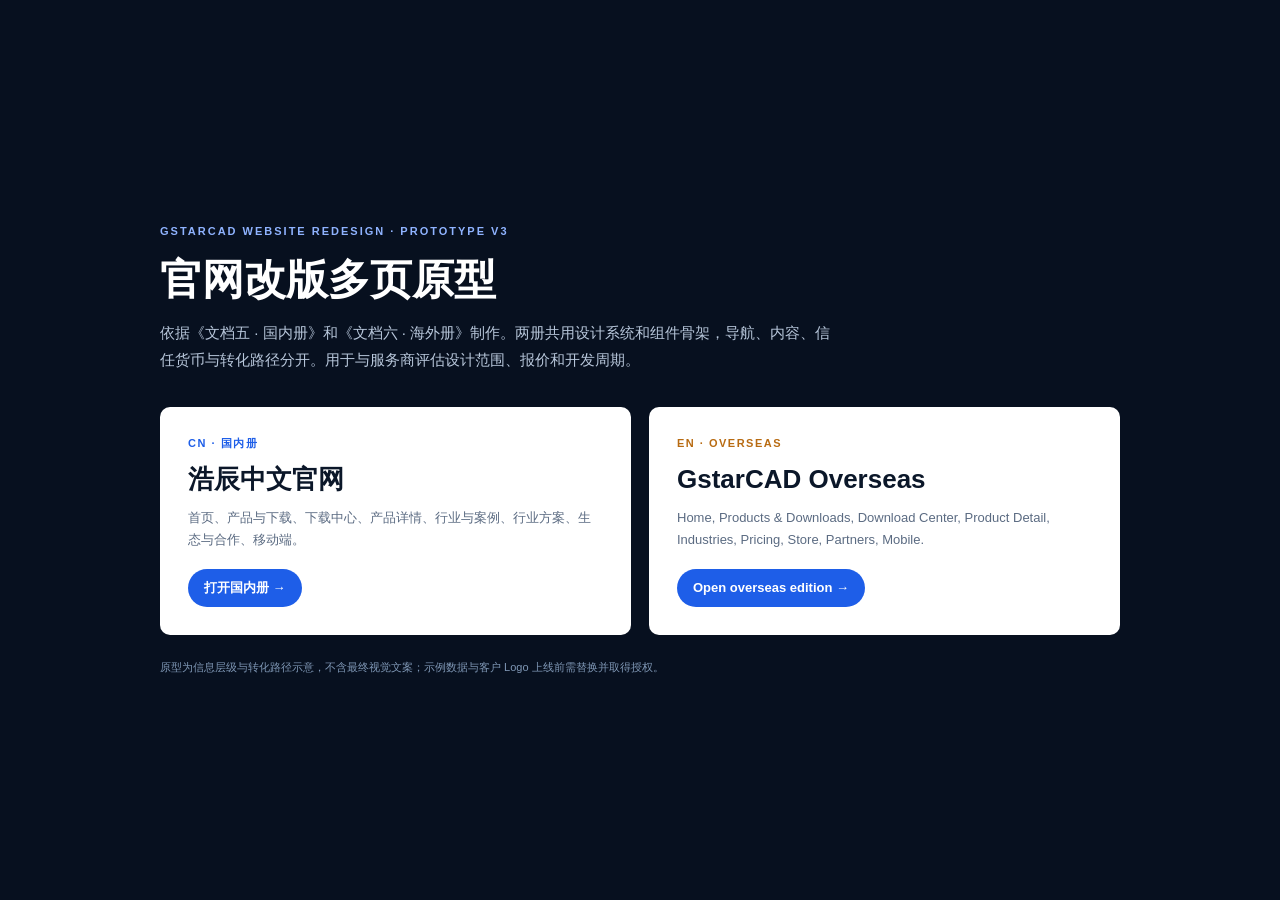
<file: v3/index.html>
<!DOCTYPE html>
<html lang="zh-CN">
<head>
<meta charset="utf-8">
<meta name="viewport" content="width=device-width, initial-scale=1">
<title>GstarCAD 官网改版原型 · 国内册与海外册</title>
<link rel="stylesheet" href="assets/prototype.css">
</head>
<body>
<div style="min-height:100vh;background:#07101F;color:#fff;display:flex;align-items:center;justify-content:center;padding:40px 20px">
  <div style="width:min(960px,100%)">
    <div style="font-size:11px;font-weight:800;letter-spacing:2px;color:#8FB3FF;margin-bottom:14px">GSTARCAD WEBSITE REDESIGN · PROTOTYPE V3</div>
    <h1 style="font-size:42px;line-height:1.2;font-weight:800;margin:0">官网改版多页原型</h1>
    <p style="font-size:15px;line-height:1.8;color:#B8C7DB;margin:14px 0 34px;max-width:680px">依据《文档五 · 国内册》和《文档六 · 海外册》制作。两册共用设计系统和组件骨架，导航、内容、信任货币与转化路径分开。用于与服务商评估设计范围、报价和开发周期。</p>
    <div style="display:grid;grid-template-columns:1fr 1fr;gap:18px">
      <a href="cn.html" style="display:block;padding:28px;background:#fff;color:#0B1729;border-radius:10px;text-decoration:none">
        <div style="font-size:11px;font-weight:800;letter-spacing:1.5px;color:#1E5EE8;margin-bottom:10px">CN · 国内册</div>
        <h2 style="font-size:26px;line-height:1.3;margin:0;font-weight:800">浩辰中文官网</h2>
        <p style="font-size:13px;line-height:1.7;color:#5B6B82;margin:10px 0 18px">首页、产品与下载、下载中心、产品详情、行业与案例、行业方案、生态与合作、移动端。</p>
        <span style="display:inline-flex;align-items:center;height:38px;padding:0 16px;border-radius:999px;background:#1E5EE8;color:#fff;font-size:13px;font-weight:700">打开国内册 →</span>
      </a>
      <a href="en.html" style="display:block;padding:28px;background:#fff;color:#0B1729;border-radius:10px;text-decoration:none">
        <div style="font-size:11px;font-weight:800;letter-spacing:1.5px;color:#B86B12;margin-bottom:10px">EN · OVERSEAS</div>
        <h2 style="font-size:26px;line-height:1.3;margin:0;font-weight:800">GstarCAD Overseas</h2>
        <p style="font-size:13px;line-height:1.7;color:#5B6B82;margin:10px 0 18px">Home, Products &amp; Downloads, Download Center, Product Detail, Industries, Pricing, Store, Partners, Mobile.</p>
        <span style="display:inline-flex;align-items:center;height:38px;padding:0 16px;border-radius:999px;background:#1E5EE8;color:#fff;font-size:13px;font-weight:700">Open overseas edition →</span>
      </a>
    </div>
    <p style="font-size:11px;color:#7F97B5;margin-top:24px">原型为信息层级与转化路径示意，不含最终视觉文案；示例数据与客户 Logo 上线前需替换并取得授权。</p>
  </div>
</div>
</body>
</html>
</file>
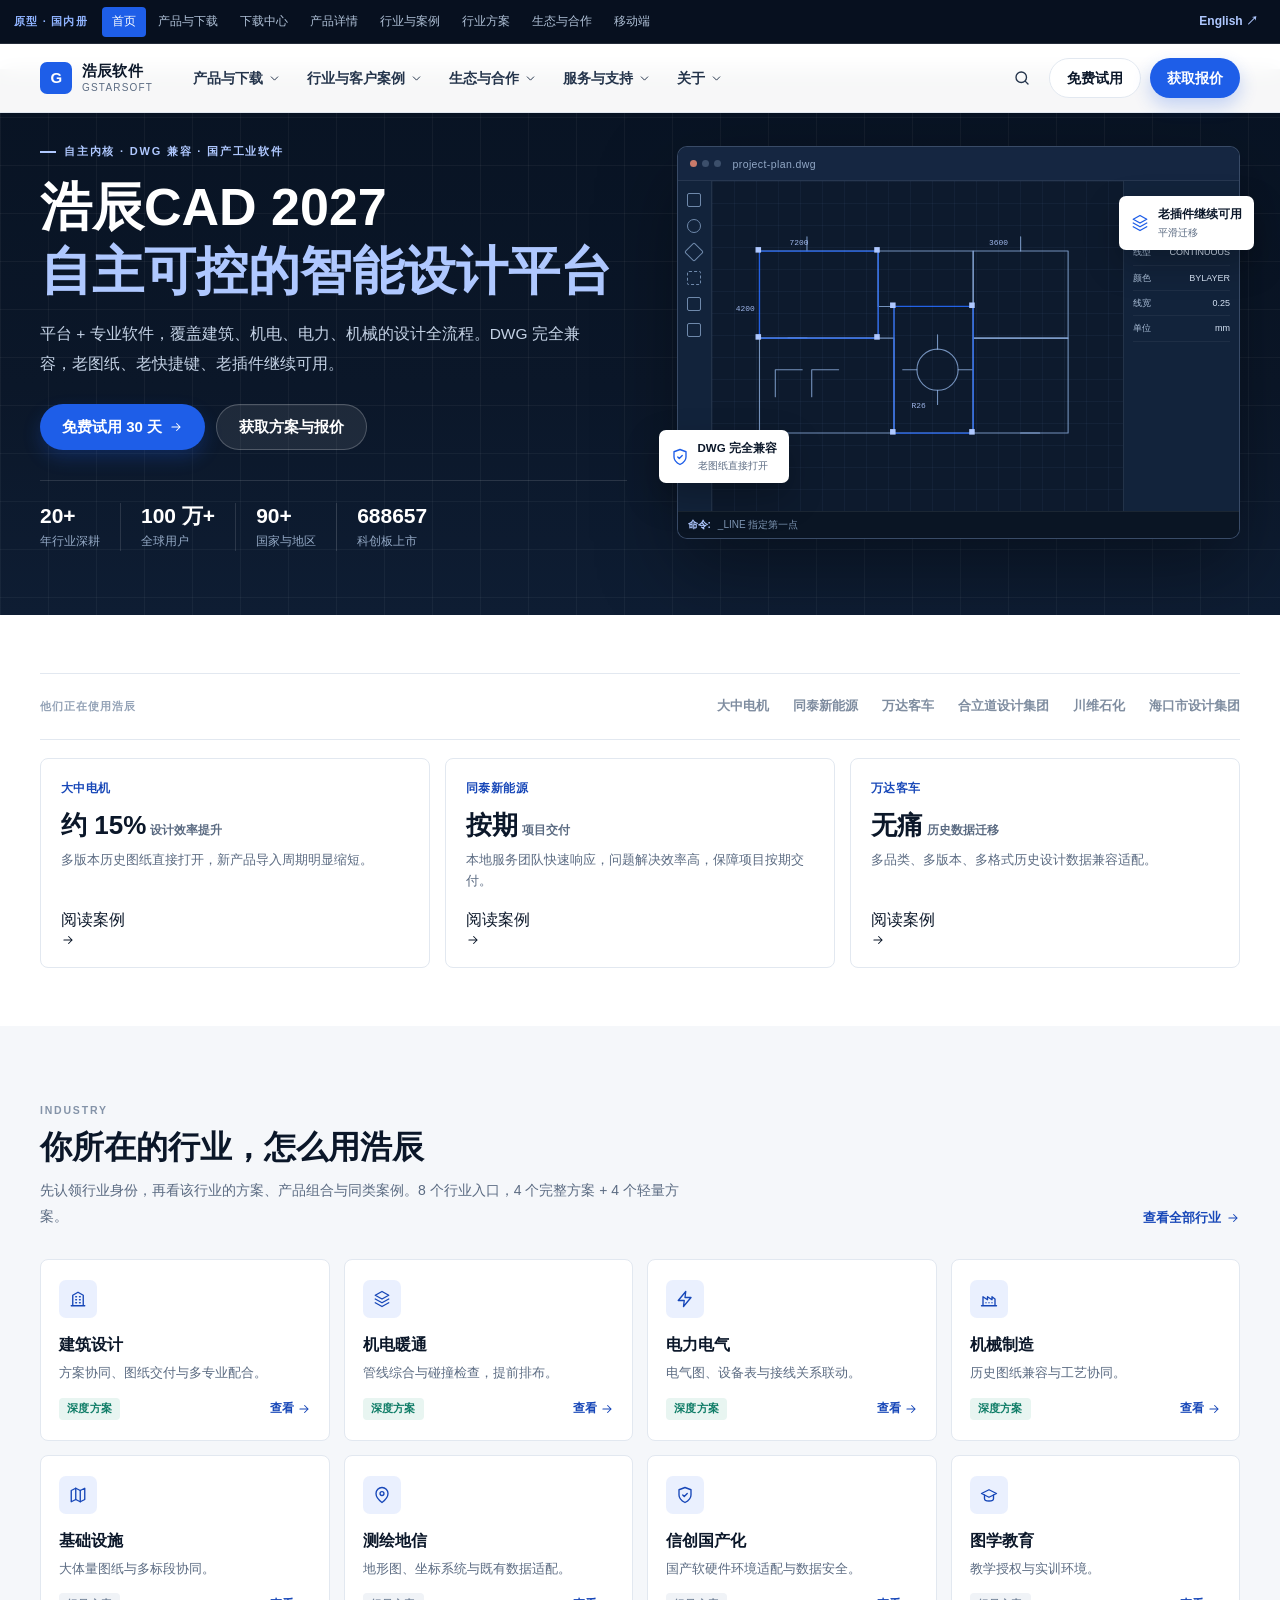
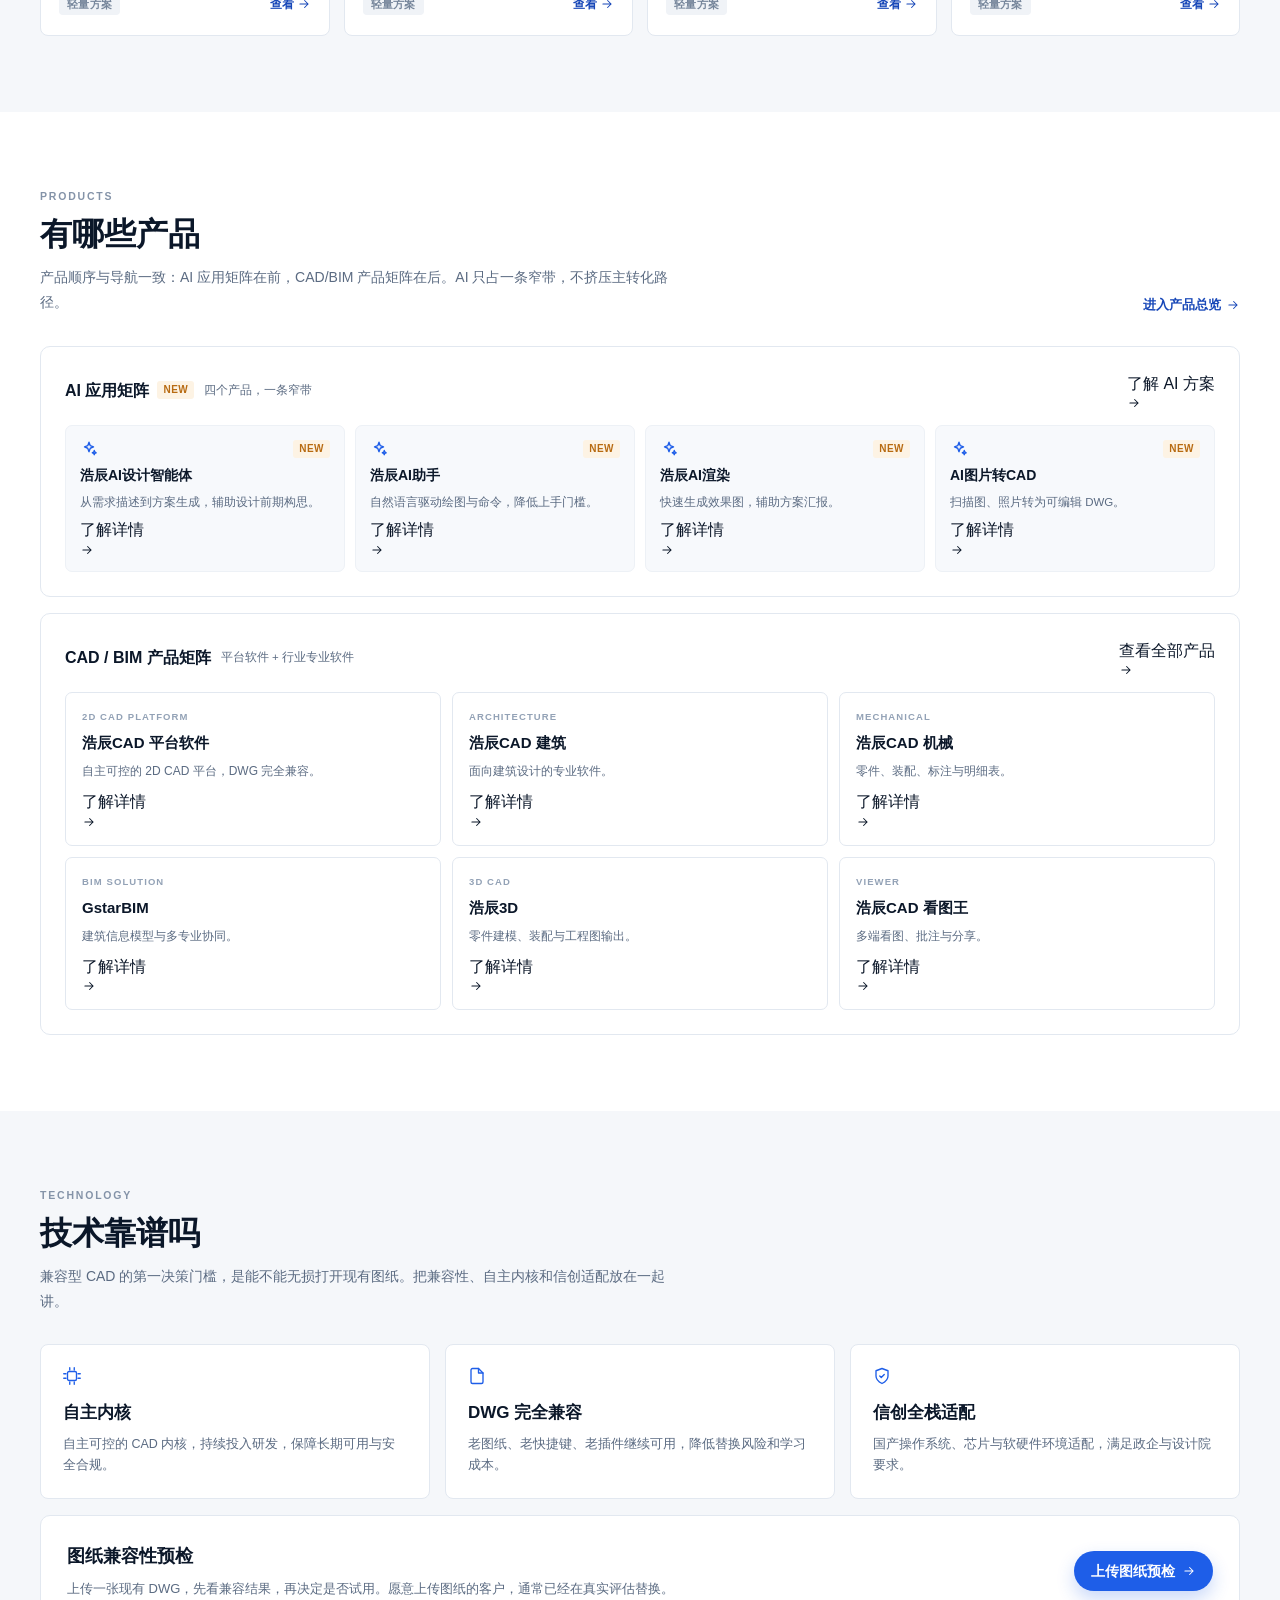
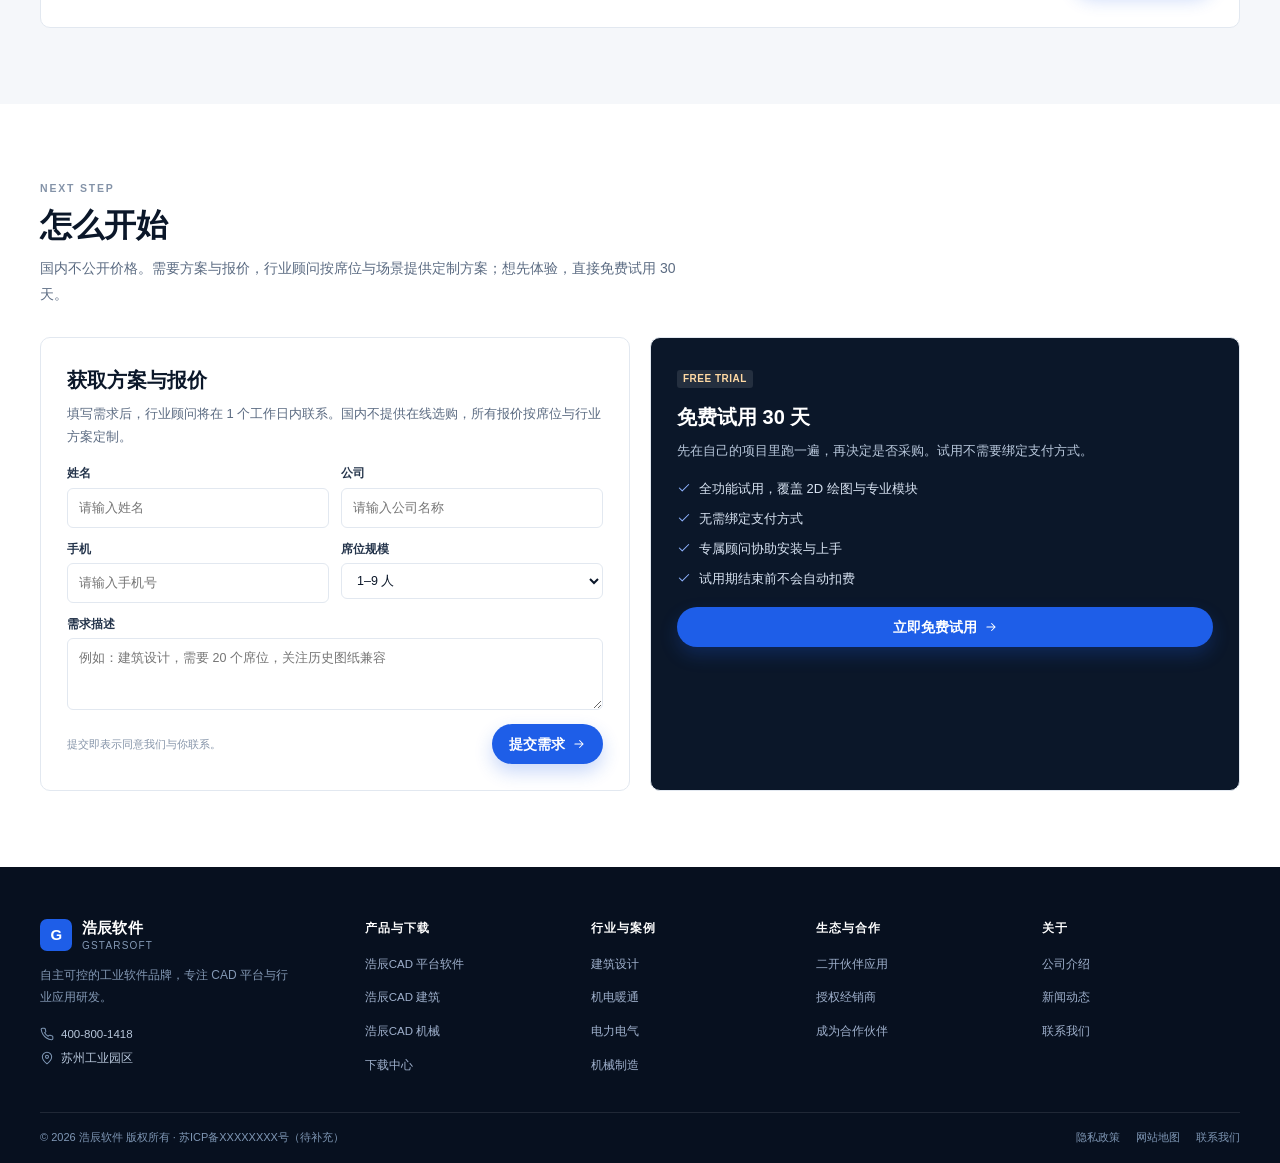
<file: v3/cn.html>
<!DOCTYPE html>
<html lang="zh-CN">
<head>
<meta charset="utf-8">
<meta name="viewport" content="width=device-width, initial-scale=1">
<title>浩辰官网改版原型 · 国内册</title>
<meta name="description" content="依据浩辰官网改版线框图国内册制作的多页高保真原型。">
<link rel="icon" href="favicon.svg">
<link rel="stylesheet" href="assets/prototype.css">
</head>
<body>
<svg xmlns="http://www.w3.org/2000/svg" style="display:none" aria-hidden="true">
  <symbol id="i-chevron" viewBox="0 0 24 24"><path d="m6 9 6 6 6-6"/></symbol>
  <symbol id="i-arrow" viewBox="0 0 24 24"><path d="M5 12h14M13 6l6 6-6 6"/></symbol>
  <symbol id="i-download" viewBox="0 0 24 24"><path d="M12 3v12m0 0 4-4m-4 4-4-4M5 21h14"/></symbol>
  <symbol id="i-spark" viewBox="0 0 24 24"><path d="m12 3 1.7 4.6L18 9.3l-4.3 1.7L12 15.6l-1.7-4.6L6 9.3l4.3-1.7L12 3z"/><path d="M19 14l.7 1.9L21.6 17l-1.9.7L19 19.6l-.7-1.9L16.4 17l1.9-.7L19 14z"/></symbol>
  <symbol id="i-layers" viewBox="0 0 24 24"><path d="m12 2 9 5-9 5-9-5 9-5z"/><path d="m3 12 9 5 9-5"/><path d="m3 17 9 5 9-5"/></symbol>
  <symbol id="i-building" viewBox="0 0 24 24"><path d="M3 21h18M5 21V7l7-4 7 4v14"/><path d="M9 9h1M14 9h1M9 13h1M14 13h1M9 17h1M14 17h1"/></symbol>
  <symbol id="i-zap" viewBox="0 0 24 24"><path d="M13 2 3 14h8l-1 8 10-12h-8l1-8z"/></symbol>
  <symbol id="i-factory" viewBox="0 0 24 24"><path d="M2 21h20M4 21V9l6 4V9l6 4V9l4 3v9"/><path d="M8 17h.01M12 17h.01M16 17h.01"/></symbol>
  <symbol id="i-map" viewBox="0 0 24 24"><path d="m3 6 6-3 6 3 6-3v15l-6 3-6-3-6 3V6z"/><path d="M9 3v15M15 6v15"/></symbol>
  <symbol id="i-shield" viewBox="0 0 24 24"><path d="M12 22s8-4 8-10V5l-8-3-8 3v7c0 6 8 10 8 10z"/><path d="m9 12 2 2 4-4"/></symbol>
  <symbol id="i-graduation" viewBox="0 0 24 24"><path d="M22 10 12 5 2 10l10 5 10-5z"/><path d="M6 12v5c0 1.7 2.7 3 6 3s6-1.3 6-3v-5"/></symbol>
  <symbol id="i-search" viewBox="0 0 24 24"><circle cx="11" cy="11" r="7"/><path d="m20 20-3.5-3.5"/></symbol>
  <symbol id="i-menu" viewBox="0 0 24 24"><path d="M4 6h16M4 12h16M4 18h16"/></symbol>
  <symbol id="i-close" viewBox="0 0 24 24"><path d="M6 6l12 12M18 6 6 18"/></symbol>
  <symbol id="i-check" viewBox="0 0 24 24"><path d="m20 6-11 11-5-5"/></symbol>
  <symbol id="i-phone" viewBox="0 0 24 24"><path d="M22 16.9v3a2 2 0 0 1-2.2 2 19.8 19.8 0 0 1-8.6-3.1 19.5 19.5 0 0 1-6-6A19.8 19.8 0 0 1 2.1 4.2 2 2 0 0 1 4.1 2h3a2 2 0 0 1 2 1.7c.1 1 .4 2 .7 2.9a2 2 0 0 1-.5 2.1L8 9.8a16 16 0 0 0 6 6l1.1-1.1a2 2 0 0 1 2.1-.5c.9.3 1.9.6 2.9.7a2 2 0 0 1 1.9 2z"/></symbol>
  <symbol id="i-pin" viewBox="0 0 24 24"><path d="M20 10c0 6-8 12-8 12S4 16 4 10a8 8 0 1 1 16 0z"/><circle cx="12" cy="10" r="2.6"/></symbol>
  <symbol id="i-cpu" viewBox="0 0 24 24"><rect x="6" y="6" width="12" height="12" rx="2"/><path d="M9 1v3M15 1v3M9 20v3M15 20v3M1 9h3M1 15h3M20 9h3M20 15h3"/></symbol>
  <symbol id="i-file" viewBox="0 0 24 24"><path d="M14 2H6a2 2 0 0 0-2 2v16a2 2 0 0 0 2 2h12a2 2 0 0 0 2-2V8z"/><path d="M14 2v6h6"/></symbol>
  <symbol id="i-grid" viewBox="0 0 24 24"><rect x="3" y="3" width="7" height="7"/><rect x="14" y="3" width="7" height="7"/><rect x="3" y="14" width="7" height="7"/><rect x="14" y="14" width="7" height="7"/></symbol>
</svg>

<div class="proto-bar">
  <div class="proto-inner">
    <span class="proto-label">原型 · 国内册</span>
    <nav class="proto-tabs" aria-label="原型页面切换">
      <button data-target="home" class="on">首页</button>
      <button data-target="product">产品与下载</button>
      <button data-target="download">下载中心</button>
      <button data-target="detail">产品详情</button>
      <button data-target="industry">行业与案例</button>
      <button data-target="solution">行业方案</button>
      <button data-target="partners">生态与合作</button>
      <button data-target="mobile">移动端</button>
    </nav>
    <a class="proto-switch" href="en.html">English ↗</a>
  </div>
</div>

<header class="site-header" id="siteHeader">
  <div class="container nav-inner">
    <a class="logo" href="#home" data-page="home" aria-label="浩辰软件首页">
      <span class="logo-mark">G</span>
      <span class="logo-text"><strong>浩辰软件</strong><span>GSTARSOFT</span></span>
    </a>
    <nav class="main-nav" id="mainNav" aria-label="主导航">
      <div class="nav-item has-mega">
        <button class="nav-link" aria-expanded="false">产品与下载 <svg class="icon"><use href="#i-chevron"/></svg></button>
        <div class="mega">
          <div class="mega-in">
            <div class="mega-grid">
              <div>
                <div class="mega-col-title">按场景选择</div>
                <div class="mega-list">
                  <a href="#industry" data-page="industry">建筑设计 <span>方案</span></a>
                  <a href="#industry" data-page="industry">机电暖通 <span>方案</span></a>
                  <a href="#industry" data-page="industry">电力电气 <span>方案</span></a>
                  <a href="#industry" data-page="industry">机械制造 <span>方案</span></a>
                  <a href="#industry" data-page="industry">基础设施 <span>轻量</span></a>
                  <a href="#industry" data-page="industry">测绘地信 <span>轻量</span></a>
                </div>
              </div>
              <div>
                <div class="mega-ai">
                  <div class="mega-ai-head"><strong>AI 应用矩阵</strong><span class="tag-new">NEW</span></div>
                  <div class="ai-grid">
                    <a class="ai-mini" href="#product" data-page="product"><b>浩辰AI设计智能体</b><span>从需求到方案</span></a>
                    <a class="ai-mini" href="#product" data-page="product"><b>浩辰AI助手</b><span>自然语言驱动</span></a>
                    <a class="ai-mini" href="#product" data-page="product"><b>浩辰AI渲染</b><span>效果图生成</span></a>
                    <a class="ai-mini" href="#product" data-page="product"><b>AI图片转CAD</b><span>扫描图转DWG</span></a>
                  </div>
                </div>
                <div class="mega-col-title">CAD / BIM 产品矩阵</div>
                <div class="mega-cad">
                  <a href="#product" data-page="product"><i></i>浩辰CAD 平台软件</a>
                  <a href="#product" data-page="product"><i></i>浩辰CAD 建筑</a>
                  <a href="#product" data-page="product"><i></i>浩辰CAD 机械</a>
                  <a href="#product" data-page="product"><i></i>GstarBIM</a>
                  <a href="#product" data-page="product"><i></i>浩辰3D</a>
                  <a href="#product" data-page="product"><i></i>浩辰CAD 看图王</a>
                </div>
              </div>
              <div class="mega-focus">
                <span class="tag-new">主推</span>
                <h3>浩辰CAD 2027 专业版</h3>
                <p>平台 + 专业软件一体化，全新「芯」速度引擎，交互与云协同全面升级。</p>
                <a href="#detail" data-page="detail">查看详情 <svg class="icon icon-sm"><use href="#i-arrow"/></svg></a>
              </div>
            </div>
            <div class="mega-foot">
              <a class="hot" href="#download" data-page="download"><svg class="icon icon-sm"><use href="#i-download"/></svg>下载中心</a>
              <a href="#product" data-page="product">产品总览</a>
              <a href="#product" data-page="product">选型助手</a>
              <a href="#detail" data-page="detail">适配矩阵</a>
              <a href="#product" data-page="product">全部产品 <svg class="icon icon-sm"><use href="#i-arrow"/></svg></a>
            </div>
          </div>
        </div>
      </div>
      <div class="nav-item has-mega">
        <button class="nav-link" aria-expanded="false">行业与客户案例 <svg class="icon"><use href="#i-chevron"/></svg></button>
        <div class="mega">
          <div class="mega-in">
            <div class="mega-grid" style="grid-template-columns:1fr 1fr 1fr">
              <div>
                <div class="mega-col-title">完整行业方案</div>
                <div class="mega-list">
                  <a href="#industry" data-page="industry">建筑设计 <span>8 屏完整方案</span></a>
                  <a href="#industry" data-page="industry">机电暖通 <span>8 屏完整方案</span></a>
                  <a href="#industry" data-page="industry">电力电气 <span>8 屏完整方案</span></a>
                  <a href="#industry" data-page="industry">机械制造 <span>8 屏完整方案</span></a>
                </div>
              </div>
              <div>
                <div class="mega-col-title">轻量行业方案</div>
                <div class="mega-list">
                  <a href="#industry" data-page="industry">基础设施 <span>痛点 + 产品组合</span></a>
                  <a href="#industry" data-page="industry">测绘地信 <span>痛点 + 产品组合</span></a>
                  <a href="#industry" data-page="industry">信创国产化 <span>痛点 + 产品组合</span></a>
                  <a href="#industry" data-page="industry">图学教育 <span>痛点 + 产品组合</span></a>
                </div>
              </div>
              <div>
                <div class="mega-col-title">客户案例库</div>
                <div class="mega-list">
                  <a href="#industry" data-page="industry">全部案例 <span>按行业筛选</span></a>
                  <a href="#industry" data-page="industry">按企业规模 <span>筛选</span></a>
                  <a href="#industry" data-page="industry">按地区 <span>筛选</span></a>
                  <a href="#solution" data-page="solution">建筑设计样板 <span>完整方案</span></a>
                </div>
              </div>
            </div>
          </div>
        </div>
      </div>
      <div class="nav-item has-mega">
        <button class="nav-link" aria-expanded="false">生态与合作 <svg class="icon"><use href="#i-chevron"/></svg></button>
        <div class="mega">
          <div class="mega-in">
            <div class="mega-grid" style="grid-template-columns:1fr 1fr 1fr">
              <div>
                <div class="mega-col-title">二次开发伙伴</div>
                <div class="mega-list">
                  <a href="#partners" data-page="partners">应用市场 <span>按行业筛选</span></a>
                  <a href="#partners" data-page="partners">成为二开伙伴 <span>申请通道</span></a>
                  <a href="#partners" data-page="partners">开发者中心 <span>GRX / .NET / COM</span></a>
                </div>
              </div>
              <div>
                <div class="mega-col-title">授权经销商</div>
                <div class="mega-list">
                  <a href="#partners" data-page="partners">查找本地经销商 <span>按地区</span></a>
                  <a href="#partners" data-page="partners">成为经销商 <span>申请通道</span></a>
                  <a href="#partners" data-page="partners">渠道合作咨询 <span>联系渠道团队</span></a>
                </div>
              </div>
              <div>
                <div class="mega-col-title">合作原则</div>
                <div class="mega-list">
                  <a href="#partners" data-page="partners">二开伙伴 <span>展示应用</span></a>
                  <a href="#partners" data-page="partners">经销商 <span>展示本地服务</span></a>
                  <a href="#partners" data-page="partners">两类角色分开 <span>不混排</span></a>
                </div>
              </div>
            </div>
          </div>
        </div>
      </div>
      <div class="nav-item has-mega">
        <button class="nav-link" aria-expanded="false">服务与支持 <svg class="icon"><use href="#i-chevron"/></svg></button>
        <div class="mega">
          <div class="mega-in">
            <div class="mega-grid" style="grid-template-columns:1fr 1fr 1fr">
              <div><div class="mega-col-title">上手与安装</div><div class="mega-list"><a href="#download" data-page="download">安装与注册</a><a href="#download" data-page="download">下载中心</a><a href="#detail" data-page="detail">授权与激活</a></div></div>
              <div><div class="mega-col-title">学习与帮助</div><div class="mega-list"><a href="#detail" data-page="detail">帮助文档</a><a href="#detail" data-page="detail">视频教程</a><a href="#detail" data-page="detail">学习中心</a></div></div>
              <div><div class="mega-col-title">交流与支持</div><div class="mega-list"><a href="#detail" data-page="detail">问答社区</a><a href="#detail" data-page="detail">经验技巧</a><a href="#home" data-page="home" data-scroll="contact">联系技术支持</a></div></div>
            </div>
          </div>
        </div>
      </div>
      <div class="nav-item has-mega">
        <button class="nav-link" aria-expanded="false">关于 <svg class="icon"><use href="#i-chevron"/></svg></button>
        <div class="mega">
          <div class="mega-in">
            <div class="mega-grid" style="grid-template-columns:1fr 1fr 1fr">
              <div><div class="mega-col-title">了解浩辰</div><div class="mega-list"><a href="#home" data-page="home">公司介绍</a><a href="#home" data-page="home">发展历程</a><a href="#home" data-page="home">荣誉资质</a></div></div>
              <div><div class="mega-col-title">动态与联系</div><div class="mega-list"><a href="#home" data-page="home">新闻动态</a><a href="#home" data-page="home">加入我们</a><a href="#home" data-page="home" data-scroll="contact">联系我们</a></div></div>
              <div><div class="mega-col-title">合规与信息</div><div class="mega-list"><a href="#home" data-page="home">隐私政策</a><a href="#home" data-page="home">网站地图</a><a href="#home" data-page="home">投资者关系</a></div></div>
            </div>
          </div>
        </div>
      </div>
    </nav>
    <div class="nav-actions">
      <button class="icon-btn" aria-label="搜索"><svg class="icon"><use href="#i-search"/></svg></button>
      <a class="btn btn-ghost" href="#home" data-page="home" data-scroll="trial">免费试用</a>
      <a class="btn btn-primary" href="#home" data-page="home" data-scroll="contact">获取报价</a>
      <button class="mobile-toggle" id="mobileToggle" aria-label="打开菜单" aria-expanded="false" aria-controls="mainNav"><svg class="icon"><use href="#i-menu"/></svg></button>
    </div>
  </div>
</header>

<main>
  <!-- ================= HOME ================= -->
  <section class="page active" id="page-home">
    <div class="hero">
      <div class="container hero-grid">
        <div>
          <div class="eyebrow" style="color:#AFC8FF">自主内核 · DWG 兼容 · 国产工业软件</div>
          <h1>浩辰CAD 2027<span>自主可控的智能设计平台</span></h1>
          <p class="hero-lead">平台 + 专业软件，覆盖建筑、机电、电力、机械的设计全流程。DWG 完全兼容，老图纸、老快捷键、老插件继续可用。</p>
          <div class="hero-actions">
            <a class="btn btn-primary" href="#home" data-page="home" data-scroll="trial">免费试用 30 天 <svg class="icon icon-sm"><use href="#i-arrow"/></svg></a>
            <a class="btn btn-glass" href="#home" data-page="home" data-scroll="contact">获取方案与报价</a>
          </div>
          <div class="hero-stats">
            <div><b>20+</b><span>年行业深耕</span></div>
            <div><b>100 万+</b><span>全球用户</span></div>
            <div><b>90+</b><span>国家与地区</span></div>
            <div><b>688657</b><span>科创板上市</span></div>
          </div>
        </div>
        <div class="hero-visual" aria-hidden="true">
          <div class="cad-window">
            <div class="cad-bar"><span class="cad-dots"><i></i><i></i><i></i></span><span class="cad-file">project-plan.dwg</span></div>
            <div class="cad-body">
              <div class="cad-tools"><i></i><i></i><i></i><i></i><i></i><i></i></div>
              <div class="cad-canvas">
                <div class="grid"></div>
                <svg viewBox="0 0 520 360" fill="none" stroke-linecap="round" stroke-linejoin="round">
                  <g stroke="rgba(150,185,235,.75)" stroke-width="1.4">
                    <path d="M60 60h150v110H60z"/><path d="M210 60h120v70H210z"/><path d="M330 60h120v110H330z"/>
                    <path d="M60 170h170v120H60z"/><path d="M230 130h100v160H230z"/><path d="M330 170h120v120H330z"/>
                    <path d="M120 60v-18M120 170h-24M390 60v-18M390 290h24"/>
                    <circle cx="285" cy="210" r="26"/><path d="M259 210h-18M311 210h18M285 184v-18M285 236v18"/>
                    <path d="M80 210h34M126 210h34M80 210v34M126 210v34"/>
                  </g>
                  <g fill="rgba(175,200,255,.9)" font-family="monospace" font-size="10"><text x="98" y="52">7200</text><text x="350" y="52">3600</text><text x="30" y="136">4200</text><text x="252" y="258">R26</text></g>
                  <g stroke="rgba(30,94,232,.95)" stroke-width="1.6"><path d="M60 60h150v110H60z"/><path d="M230 130h100v160H230z"/></g>
                  <g fill="#AFC8FF"><rect x="55" y="55" width="7" height="7"/><rect x="205" y="55" width="7" height="7"/><rect x="55" y="165" width="7" height="7"/><rect x="205" y="165" width="7" height="7"/><rect x="225" y="125" width="7" height="7"/><rect x="325" y="125" width="7" height="7"/><rect x="225" y="285" width="7" height="7"/><rect x="325" y="285" width="7" height="7"/></g>
                </svg>
              </div>
              <div class="cad-props"><b>PROPERTIES</b><span>图层 <i>WALL</i></span><span>线型 <i>CONTINUOUS</i></span><span>颜色 <i>BYLAYER</i></span><span>线宽 <i>0.25</i></span><span>单位 <i>mm</i></span></div>
            </div>
            <div class="cad-command"><b>命令:</b> _LINE 指定第一点</div>
          </div>
          <div class="float-chip one"><svg class="icon"><use href="#i-shield"/></svg><span>DWG 完全兼容<small>老图纸直接打开</small></span></div>
          <div class="float-chip two"><svg class="icon"><use href="#i-layers"/></svg><span>老插件继续可用<small>平滑迁移</small></span></div>
        </div>
      </div>
    </div>

    <!-- module 2: who uses us -->
    <section class="section tight">
      <div class="container">
        <div class="logo-strip">
          <span class="label">他们正在使用浩辰</span>
          <ul><li>大中电机</li><li>同泰新能源</li><li>万达客车</li><li>合立道设计集团</li><li>川维石化</li><li>海口市设计集团</li></ul>
        </div>
        <div class="case-grid" style="margin-top:18px">
          <a class="case-card" href="#industry" data-page="industry"><span class="case-client">大中电机</span><div class="case-metric">约 15%<small>设计效率提升</small></div><p>多版本历史图纸直接打开，新产品导入周期明显缩短。</p><span>阅读案例 <svg class="icon icon-sm"><use href="#i-arrow"/></svg></span></a>
          <a class="case-card" href="#industry" data-page="industry"><span class="case-client">同泰新能源</span><div class="case-metric">按期<small>项目交付</small></div><p>本地服务团队快速响应，问题解决效率高，保障项目按期交付。</p><span>阅读案例 <svg class="icon icon-sm"><use href="#i-arrow"/></svg></span></a>
          <a class="case-card" href="#industry" data-page="industry"><span class="case-client">万达客车</span><div class="case-metric">无痛<small>历史数据迁移</small></div><p>多品类、多版本、多格式历史设计数据兼容适配。</p><span>阅读案例 <svg class="icon icon-sm"><use href="#i-arrow"/></svg></span></a>
        </div>
      </div>
    </section>

    <!-- module 3: industry -->
    <section class="section soft">
      <div class="container">
        <div class="sec-head">
          <div><div class="section-label">INDUSTRY</div><h2>你所在的行业，怎么用浩辰</h2><p>先认领行业身份，再看该行业的方案、产品组合与同类案例。8 个行业入口，4 个完整方案 + 4 个轻量方案。</p></div>
          <a class="side-link" href="#industry" data-page="industry">查看全部行业 <svg class="icon icon-sm"><use href="#i-arrow"/></svg></a>
        </div>
        <div class="industry-grid">
          <a class="industry-card" href="#solution" data-page="solution"><span class="industry-icon"><svg class="icon"><use href="#i-building"/></svg></span><h3>建筑设计</h3><p>方案协同、图纸交付与多专业配合。</p><div class="industry-meta"><span class="pill pill-deep">深度方案</span><span class="go">查看 <svg class="icon icon-sm"><use href="#i-arrow"/></svg></span></div></a>
          <a class="industry-card" href="#solution" data-page="solution"><span class="industry-icon"><svg class="icon"><use href="#i-layers"/></svg></span><h3>机电暖通</h3><p>管线综合与碰撞检查，提前排布。</p><div class="industry-meta"><span class="pill pill-deep">深度方案</span><span class="go">查看 <svg class="icon icon-sm"><use href="#i-arrow"/></svg></span></div></a>
          <a class="industry-card" href="#solution" data-page="solution"><span class="industry-icon"><svg class="icon"><use href="#i-zap"/></svg></span><h3>电力电气</h3><p>电气图、设备表与接线关系联动。</p><div class="industry-meta"><span class="pill pill-deep">深度方案</span><span class="go">查看 <svg class="icon icon-sm"><use href="#i-arrow"/></svg></span></div></a>
          <a class="industry-card" href="#solution" data-page="solution"><span class="industry-icon"><svg class="icon"><use href="#i-factory"/></svg></span><h3>机械制造</h3><p>历史图纸兼容与工艺协同。</p><div class="industry-meta"><span class="pill pill-deep">深度方案</span><span class="go">查看 <svg class="icon icon-sm"><use href="#i-arrow"/></svg></span></div></a>
          <a class="industry-card" href="#industry" data-page="industry"><span class="industry-icon"><svg class="icon"><use href="#i-map"/></svg></span><h3>基础设施</h3><p>大体量图纸与多标段协同。</p><div class="industry-meta"><span class="pill pill-light">轻量方案</span><span class="go">查看 <svg class="icon icon-sm"><use href="#i-arrow"/></svg></span></div></a>
          <a class="industry-card" href="#industry" data-page="industry"><span class="industry-icon"><svg class="icon"><use href="#i-pin"/></svg></span><h3>测绘地信</h3><p>地形图、坐标系统与既有数据适配。</p><div class="industry-meta"><span class="pill pill-light">轻量方案</span><span class="go">查看 <svg class="icon icon-sm"><use href="#i-arrow"/></svg></span></div></a>
          <a class="industry-card" href="#industry" data-page="industry"><span class="industry-icon"><svg class="icon"><use href="#i-shield"/></svg></span><h3>信创国产化</h3><p>国产软硬件环境适配与数据安全。</p><div class="industry-meta"><span class="pill pill-light">轻量方案</span><span class="go">查看 <svg class="icon icon-sm"><use href="#i-arrow"/></svg></span></div></a>
          <a class="industry-card" href="#industry" data-page="industry"><span class="industry-icon"><svg class="icon"><use href="#i-graduation"/></svg></span><h3>图学教育</h3><p>教学授权与实训环境。</p><div class="industry-meta"><span class="pill pill-light">轻量方案</span><span class="go">查看 <svg class="icon icon-sm"><use href="#i-arrow"/></svg></span></div></a>
        </div>
      </div>
    </section>

    <!-- module 4: products -->
    <section class="section">
      <div class="container">
        <div class="sec-head">
          <div><div class="section-label">PRODUCTS</div><h2>有哪些产品</h2><p>产品顺序与导航一致：AI 应用矩阵在前，CAD/BIM 产品矩阵在后。AI 只占一条窄带，不挤压主转化路径。</p></div>
          <a class="side-link" href="#product" data-page="product">进入产品总览 <svg class="icon icon-sm"><use href="#i-arrow"/></svg></a>
        </div>
        <div class="product-block">
          <div class="block-head"><h3>AI 应用矩阵 <span class="tag-new">NEW</span><span class="sub">四个产品，一条窄带</span></h3><a class="side-link" href="#product" data-page="product">了解 AI 方案 <svg class="icon icon-sm"><use href="#i-arrow"/></svg></a></div>
          <div class="ai-grid-4">
            <a class="ai-card" href="#product" data-page="product"><div class="ai-card-top"><svg class="icon"><use href="#i-spark"/></svg><span class="tag-new">NEW</span></div><h4>浩辰AI设计智能体</h4><p>从需求描述到方案生成，辅助设计前期构思。</p><span>了解详情 <svg class="icon icon-sm"><use href="#i-arrow"/></svg></span></a>
            <a class="ai-card" href="#product" data-page="product"><div class="ai-card-top"><svg class="icon"><use href="#i-spark"/></svg><span class="tag-new">NEW</span></div><h4>浩辰AI助手</h4><p>自然语言驱动绘图与命令，降低上手门槛。</p><span>了解详情 <svg class="icon icon-sm"><use href="#i-arrow"/></svg></span></a>
            <a class="ai-card" href="#product" data-page="product"><div class="ai-card-top"><svg class="icon"><use href="#i-spark"/></svg><span class="tag-new">NEW</span></div><h4>浩辰AI渲染</h4><p>快速生成效果图，辅助方案汇报。</p><span>了解详情 <svg class="icon icon-sm"><use href="#i-arrow"/></svg></span></a>
            <a class="ai-card" href="#product" data-page="product"><div class="ai-card-top"><svg class="icon"><use href="#i-spark"/></svg><span class="tag-new">NEW</span></div><h4>AI图片转CAD</h4><p>扫描图、照片转为可编辑 DWG。</p><span>了解详情 <svg class="icon icon-sm"><use href="#i-arrow"/></svg></span></a>
          </div>
        </div>
        <div class="product-block">
          <div class="block-head"><h3>CAD / BIM 产品矩阵 <span class="sub">平台软件 + 行业专业软件</span></h3><a class="side-link" href="#product" data-page="product">查看全部产品 <svg class="icon icon-sm"><use href="#i-arrow"/></svg></a></div>
          <div class="product-grid">
            <a class="product-card" href="#detail" data-page="detail"><span class="en">2D CAD PLATFORM</span><h4>浩辰CAD 平台软件</h4><p>自主可控的 2D CAD 平台，DWG 完全兼容。</p><span>了解详情 <svg class="icon icon-sm"><use href="#i-arrow"/></svg></span></a>
            <a class="product-card" href="#detail" data-page="detail"><span class="en">ARCHITECTURE</span><h4>浩辰CAD 建筑</h4><p>面向建筑设计的专业软件。</p><span>了解详情 <svg class="icon icon-sm"><use href="#i-arrow"/></svg></span></a>
            <a class="product-card" href="#detail" data-page="detail"><span class="en">MECHANICAL</span><h4>浩辰CAD 机械</h4><p>零件、装配、标注与明细表。</p><span>了解详情 <svg class="icon icon-sm"><use href="#i-arrow"/></svg></span></a>
            <a class="product-card" href="#detail" data-page="detail"><span class="en">BIM SOLUTION</span><h4>GstarBIM</h4><p>建筑信息模型与多专业协同。</p><span>了解详情 <svg class="icon icon-sm"><use href="#i-arrow"/></svg></span></a>
            <a class="product-card" href="#detail" data-page="detail"><span class="en">3D CAD</span><h4>浩辰3D</h4><p>零件建模、装配与工程图输出。</p><span>了解详情 <svg class="icon icon-sm"><use href="#i-arrow"/></svg></span></a>
            <a class="product-card" href="#detail" data-page="detail"><span class="en">VIEWER</span><h4>浩辰CAD 看图王</h4><p>多端看图、批注与分享。</p><span>了解详情 <svg class="icon icon-sm"><use href="#i-arrow"/></svg></span></a>
          </div>
        </div>
      </div>
    </section>

    <!-- module 5: technology -->
    <section class="section soft">
      <div class="container">
        <div class="sec-head">
          <div><div class="section-label">TECHNOLOGY</div><h2>技术靠谱吗</h2><p>兼容型 CAD 的第一决策门槛，是能不能无损打开现有图纸。把兼容性、自主内核和信创适配放在一起讲。</p></div>
        </div>
        <div class="feature-grid">
          <div class="feature-card"><svg class="icon"><use href="#i-cpu"/></svg><h3>自主内核</h3><p>自主可控的 CAD 内核，持续投入研发，保障长期可用与安全合规。</p></div>
          <div class="feature-card"><svg class="icon"><use href="#i-file"/></svg><h3>DWG 完全兼容</h3><p>老图纸、老快捷键、老插件继续可用，降低替换风险和学习成本。</p></div>
          <div class="feature-card"><svg class="icon"><use href="#i-shield"/></svg><h3>信创全栈适配</h3><p>国产操作系统、芯片与软硬件环境适配，满足政企与设计院要求。</p></div>
        </div>
        <div class="panel" style="margin-top:16px;display:flex;align-items:center;justify-content:space-between;gap:20px;flex-wrap:wrap">
          <div><h3 style="font-size:18px">图纸兼容性预检</h3><p>上传一张现有 DWG，先看兼容结果，再决定是否试用。愿意上传图纸的客户，通常已经在真实评估替换。</p></div>
          <a class="btn btn-primary" href="#home" data-page="home" data-scroll="contact">上传图纸预检 <svg class="icon icon-sm"><use href="#i-arrow"/></svg></a>
        </div>
      </div>
    </section>

    <!-- module 6: conversion -->
    <section class="section" id="contact">
      <div class="container">
        <div class="sec-head"><div><div class="section-label">NEXT STEP</div><h2>怎么开始</h2><p>国内不公开价格。需要方案与报价，行业顾问按席位与场景提供定制方案；想先体验，直接免费试用 30 天。</p></div></div>
        <div class="split">
          <div class="panel">
            <h3>获取方案与报价</h3>
            <p>填写需求后，行业顾问将在 1 个工作日内联系。国内不提供在线选购，所有报价按席位与行业方案定制。</p>
            <form id="leadForm" novalidate>
              <div class="form-grid">
                <div class="field"><label for="name">姓名</label><input id="name" required placeholder="请输入姓名"></div>
                <div class="field"><label for="company">公司</label><input id="company" required placeholder="请输入公司名称"></div>
                <div class="field"><label for="phone">手机</label><input id="phone" type="tel" required placeholder="请输入手机号"></div>
                <div class="field"><label for="seats">席位规模</label><select id="seats"><option>1–9 人</option><option>10–50 人</option><option>50 人以上</option></select></div>
                <div class="field full"><label for="need">需求描述</label><textarea id="need" placeholder="例如：建筑设计，需要 20 个席位，关注历史图纸兼容"></textarea></div>
              </div>
              <div class="form-foot"><small>提交即表示同意我们与你联系。</small><button class="btn btn-primary" type="submit">提交需求 <svg class="icon icon-sm"><use href="#i-arrow"/></svg></button></div>
              <div class="form-success" id="formSuccess">已收到你的需求，行业顾问将在 1 个工作日内联系你。</div>
            </form>
          </div>
          <div class="panel dark" id="trial">
            <span class="tag-new" style="background:rgba(255,255,255,.1);color:#FFD9A3">FREE TRIAL</span>
            <h3 style="margin-top:12px">免费试用 30 天</h3>
            <p>先在自己的项目里跑一遍，再决定是否采购。试用不需要绑定支付方式。</p>
            <ul class="check-list">
              <li><svg class="icon icon-sm"><use href="#i-check"/></svg>全功能试用，覆盖 2D 绘图与专业模块</li>
              <li><svg class="icon icon-sm"><use href="#i-check"/></svg>无需绑定支付方式</li>
              <li><svg class="icon icon-sm"><use href="#i-check"/></svg>专属顾问协助安装与上手</li>
              <li><svg class="icon icon-sm"><use href="#i-check"/></svg>试用期结束前不会自动扣费</li>
            </ul>
            <a class="btn btn-primary" style="margin-top:18px;width:100%" href="#download" data-page="download">立即免费试用 <svg class="icon icon-sm"><use href="#i-arrow"/></svg></a>
          </div>
        </div>
      </div>
    </section>
  </section>

  <!-- ================= PRODUCT ================= -->
  <section class="page" id="page-product">
    <div class="page-head">
      <div class="container">
        <div class="breadcrumb"><a href="#home" data-page="home">首页</a><span>/</span><span>产品与下载</span></div>
        <h1 class="page-title">产品与下载</h1>
        <p class="page-lead">按官方产品架构图重组。AI 应用矩阵置顶，CAD/BIM 产品矩阵紧随其后；操作系统版本从产品维度剥离为适配矩阵。</p>
        <div class="page-actions"><a class="btn btn-primary" href="#download" data-page="download">进入下载中心 <svg class="icon icon-sm"><use href="#i-download"/></svg></a><a class="btn btn-ghost" href="#home" data-page="home" data-scroll="contact">获取报价</a></div>
      </div>
    </div>
    <section class="section">
      <div class="container">
        <div class="product-block">
          <div class="block-head"><h3>AI 应用矩阵 <span class="tag-new">NEW</span><span class="sub">置顶，但不展开成一屏</span></h3></div>
          <div class="ai-grid-4">
            <a class="ai-card" href="#detail" data-page="detail"><div class="ai-card-top"><svg class="icon"><use href="#i-spark"/></svg><span class="tag-new">NEW</span></div><h4>浩辰AI设计智能体</h4><p>从需求描述到方案生成，辅助设计前期构思。</p><span>了解详情 <svg class="icon icon-sm"><use href="#i-arrow"/></svg></span></a>
            <a class="ai-card" href="#detail" data-page="detail"><div class="ai-card-top"><svg class="icon"><use href="#i-spark"/></svg><span class="tag-new">NEW</span></div><h4>浩辰AI助手</h4><p>自然语言驱动绘图与命令，降低上手门槛。</p><span>了解详情 <svg class="icon icon-sm"><use href="#i-arrow"/></svg></span></a>
            <a class="ai-card" href="#detail" data-page="detail"><div class="ai-card-top"><svg class="icon"><use href="#i-spark"/></svg><span class="tag-new">NEW</span></div><h4>浩辰AI渲染</h4><p>快速生成效果图，辅助方案汇报。</p><span>了解详情 <svg class="icon icon-sm"><use href="#i-arrow"/></svg></span></a>
            <a class="ai-card" href="#detail" data-page="detail"><div class="ai-card-top"><svg class="icon"><use href="#i-spark"/></svg><span class="tag-new">NEW</span></div><h4>AI图片转CAD</h4><p>扫描图、照片转为可编辑 DWG。</p><span>了解详情 <svg class="icon icon-sm"><use href="#i-arrow"/></svg></span></a>
          </div>
        </div>
        <div class="product-block">
          <div class="block-head"><h3>CAD / BIM 产品矩阵 <span class="sub">主力产品，不把 50+ 链接塞进菜单</span></h3></div>
          <div class="product-grid">
            <a class="product-card" href="#detail" data-page="detail"><span class="en">2D CAD PLATFORM</span><h4>浩辰CAD 平台软件</h4><p>自主可控的 2D CAD 平台，DWG 完全兼容。</p><span>了解详情 <svg class="icon icon-sm"><use href="#i-arrow"/></svg></span></a>
            <a class="product-card" href="#detail" data-page="detail"><span class="en">ARCHITECTURE</span><h4>浩辰CAD 建筑</h4><p>面向建筑设计的专业软件。</p><span>了解详情 <svg class="icon icon-sm"><use href="#i-arrow"/></svg></span></a>
            <a class="product-card" href="#detail" data-page="detail"><span class="en">MECHANICAL</span><h4>浩辰CAD 机械</h4><p>零件、装配、标注与明细表。</p><span>了解详情 <svg class="icon icon-sm"><use href="#i-arrow"/></svg></span></a>
            <a class="product-card" href="#detail" data-page="detail"><span class="en">BIM SOLUTION</span><h4>GstarBIM</h4><p>建筑信息模型与多专业协同。</p><span>了解详情 <svg class="icon icon-sm"><use href="#i-arrow"/></svg></span></a>
            <a class="product-card" href="#detail" data-page="detail"><span class="en">3D CAD</span><h4>浩辰3D</h4><p>零件建模、装配与工程图输出。</p><span>了解详情 <svg class="icon icon-sm"><use href="#i-arrow"/></svg></span></a>
            <a class="product-card" href="#detail" data-page="detail"><span class="en">VIEWER</span><h4>浩辰CAD 看图王</h4><p>多端看图、批注与分享。</p><span>了解详情 <svg class="icon icon-sm"><use href="#i-arrow"/></svg></span></a>
          </div>
        </div>
        <div class="product-block">
          <div class="block-head"><h3>适配矩阵 <span class="sub">操作系统版本不再占产品列表</span></h3></div>
          <div class="table-wrap">
            <table class="data-table">
              <thead><tr><th>操作系统</th><th>产品</th><th>说明</th><th>下载</th></tr></thead>
              <tbody>
                <tr><td class="strong">Windows</td><td>浩辰CAD 2027 / 2026 / 2025</td><td>主力版本，含专业模块</td><td><a href="#download" data-page="download">下载</a></td></tr>
                <tr><td class="strong">Linux</td><td>浩辰CAD Linux</td><td>国产操作系统与信创环境</td><td><a href="#download" data-page="download">下载</a></td></tr>
                <tr><td class="strong">macOS</td><td>浩辰CAD Mac</td><td>设计团队与个人用户</td><td><a href="#download" data-page="download">下载</a></td></tr>
                <tr><td class="strong">鸿蒙</td><td>浩辰CAD Harmony</td><td>多端协同与移动查看</td><td><a href="#download" data-page="download">下载</a></td></tr>
                <tr><td class="strong">机械 Linux</td><td>浩辰CAD 机械 Linux</td><td>制造业信创场景</td><td><a href="#download" data-page="download">下载</a></td></tr>
              </tbody>
            </table>
          </div>
        </div>
        <div class="panel" style="margin-top:16px">
          <h3>选型助手</h3>
          <p>不知道选哪个产品？按「行业 → 团队规模 → 主要任务」三步给出推荐组合。</p>
          <div class="steps">
            <div class="step"><b>1</b><h4>选择行业</h4><p>建筑、机电、电力、机械、基础设施。</p></div>
            <div class="step"><b>2</b><h4>选择规模</h4><p>1–9 人、10–50 人、50 人以上。</p></div>
            <div class="step"><b>3</b><h4>选择任务</h4><p>绘图、看图、协同、二次开发。</p></div>
            <div class="step"><b>4</b><h4>获取组合</h4><p>推荐产品 + 授权方式 + 报价入口。</p></div>
          </div>
        </div>
        <div class="download-strip"><div><h3>下载中心：一个入口，找到所有版本</h3><p>Windows、Linux、macOS、鸿蒙与专业模块，统一在这里下载。</p></div><div class="actions"><a class="btn btn-primary" href="#download" data-page="download">进入下载中心 <svg class="icon icon-sm"><use href="#i-download"/></svg></a><a class="btn btn-white" href="#home" data-page="home" data-scroll="contact">获取报价</a></div></div>
      </div>
    </section>
  </section>

  <!-- ================= DOWNLOAD ================= -->
  <section class="page" id="page-download">
    <div class="page-head">
      <div class="container">
        <div class="breadcrumb"><a href="#home" data-page="home">首页</a><span>/</span><span>下载中心</span></div>
        <h1 class="page-title">下载中心</h1>
        <p class="page-lead">国内用户可保留单字段轻量留资，但把摩擦降到最低。历史版本入口对设计院是刚需，老项目要用老版本打开。</p>
      </div>
    </div>
    <section class="section">
      <div class="container">
        <div class="split">
          <div class="panel">
            <h3>选择你的系统</h3>
            <p>系统会自动识别当前设备，也可以手动切换。</p>
            <div style="display:flex;gap:8px;flex-wrap:wrap;margin-top:14px">
              <span class="pill pill-blue">Windows · 已识别</span><span class="pill pill-light">Linux</span><span class="pill pill-light">macOS</span><span class="pill pill-light">鸿蒙</span><span class="pill pill-light">机械 Linux</span>
            </div>
            <div class="form-grid" style="margin-top:16px">
              <div class="field full"><label>选择版本</label><select><option>浩辰CAD 2027 专业版</option><option>浩辰CAD 2027 标准版</option><option>浩辰CAD 2026</option></select></div>
              <div class="field full"><label>手机号（选填，接收安装指引）</label><input placeholder="选填，不阻断下载"></div>
            </div>
            <div class="form-foot"><small>国内可保留轻量留资；海外版此页为零门槛。</small><button class="btn btn-primary" type="button">立即下载 <svg class="icon icon-sm"><use href="#i-download"/></svg></button></div>
          </div>
          <div class="panel soft">
            <h3>下载完成页</h3>
            <p>用户已经决定试用，意图最强。这里放教程、兼容性预检和顾问入口，降低弃用率。</p>
            <ul class="check-list">
              <li><svg class="icon icon-sm"><use href="#i-check"/></svg>安装教程与常见问题</li>
              <li><svg class="icon icon-sm"><use href="#i-check"/></svg>图纸兼容性预检</li>
              <li><svg class="icon icon-sm"><use href="#i-check"/></svg>加入学习中心</li>
              <li><svg class="icon icon-sm"><use href="#i-check"/></svg>需要方案？行业顾问 1 个工作日内联系</li>
            </ul>
            <a class="btn btn-ghost" style="margin-top:16px" href="#home" data-page="home" data-scroll="contact">联系行业顾问</a>
          </div>
        </div>
        <div class="sec-head" style="margin-top:46px"><div><div class="section-label">HISTORY</div><h2>历史版本</h2><p>老项目要用老版本打开，找不到就会转向第三方下载站，导致品牌词被截流。</p></div></div>
        <div class="table-wrap">
          <table class="data-table">
            <thead><tr><th>版本</th><th>发布日期</th><th>适用场景</th><th>下载</th></tr></thead>
            <tbody>
              <tr><td class="strong">浩辰CAD 2027</td><td>2026</td><td>新项目、主流设计</td><td><a href="#">下载</a></td></tr>
              <tr><td class="strong">浩辰CAD 2026</td><td>2025</td><td>老项目兼容、过渡</td><td><a href="#">下载</a></td></tr>
              <tr><td class="strong">浩辰CAD 2025</td><td>2024</td><td>历史项目打开</td><td><a href="#">下载</a></td></tr>
              <tr><td class="strong">浩辰CAD 2024</td><td>2023</td><td>长期维护项目</td><td><a href="#">下载</a></td></tr>
            </tbody>
          </table>
        </div>
      </div>
    </section>
  </section>

  <!-- ================= DETAIL ================= -->
  <section class="page" id="page-detail">
    <div class="page-head">
      <div class="container">
        <div class="breadcrumb"><a href="#home" data-page="home">首页</a><span>/</span><a href="#product" data-page="product">产品</a><span>/</span><span>浩辰CAD</span></div>
        <h1 class="page-title">你的老图纸、老快捷键、老插件，全都还能用</h1>
        <p class="page-lead">兼容性前置，是这个模板最重要的结构决策。对兼容型 CAD 产品，「能否无损打开现有图纸」是第一决策门槛。</p>
        <div class="page-actions"><a class="btn btn-primary" href="#download" data-page="download">免费试用</a><a class="btn btn-ghost" href="#home" data-page="home" data-scroll="contact">获取报价</a></div>
      </div>
    </div>
    <section class="section">
      <div class="container">
        <div class="split">
          <div class="panel">
            <h3>兼容性预检</h3>
            <p>先看兼容结果，再看功能。支持 DWG 2018、2013、2010、2007、2004 等版本。</p>
            <ul class="check-list">
              <li><svg class="icon icon-sm"><use href="#i-check"/></svg>DWG 2018 / 2013 / 2010 / 2007 / 2004</li>
              <li><svg class="icon icon-sm"><use href="#i-check"/></svg>老快捷键与命令习惯保留</li>
              <li><svg class="icon icon-sm"><use href="#i-check"/></svg>常用老插件继续可用</li>
              <li><svg class="icon icon-sm"><use href="#i-check"/></svg>图纸字体、线型、图层不丢失</li>
            </ul>
            <a class="btn btn-primary" style="margin-top:16px" href="#home" data-page="home" data-scroll="contact">上传图纸预检</a>
          </div>
          <div class="panel soft">
            <h3>能力覆盖</h3>
            <p>2D 绘图、编辑、标注、图层、块、外部参照、打印出图，覆盖日常设计全流程。</p>
            <div class="industry-grid" style="grid-template-columns:1fr 1fr;margin-top:14px">
              <span class="pill pill-blue">2D 绘图</span><span class="pill pill-blue">标注与文字</span><span class="pill pill-blue">图层与块</span><span class="pill pill-blue">外部参照</span><span class="pill pill-blue">打印出图</span><span class="pill pill-blue">协同设计</span>
            </div>
          </div>
        </div>
        <div class="sec-head" style="margin-top:44px"><div><div class="section-label">LICENSING</div><h2>版本与授权方式</h2><p>国内不公开价格，三列统一为「获取报价」。版本差异按能力对比，而不是价格表。</p></div></div>
        <div class="table-wrap">
          <table class="data-table">
            <thead><tr><th>版本</th><th>适用对象</th><th>能力差异</th><th>授权方式</th><th>下一步</th></tr></thead>
            <tbody>
              <tr><td class="strong">标准版</td><td>个人设计师、小团队</td><td>基础 2D 绘图与出图</td><td>永久授权 / 订阅</td><td><a href="#home" data-page="home" data-scroll="contact">获取报价</a></td></tr>
              <tr><td class="strong">专业版</td><td>设计院、工程团队</td><td>专业模块、协同与兼容增强</td><td>永久授权 / 订阅</td><td><a href="#home" data-page="home" data-scroll="contact">获取报价</a></td></tr>
              <tr><td class="strong">企业版</td><td>大型企业、政企</td><td>统一管理、信创适配、服务保障</td><td>按项目定制</td><td><a href="#home" data-page="home" data-scroll="contact">获取报价</a></td></tr>
            </tbody>
          </table>
        </div>
        <div class="panel" style="margin-top:16px">
          <h3>常见问题</h3>
          <p><strong>能不能直接打开老图纸？</strong> 支持主流 DWG 版本；建议先用图纸兼容性预检确认。</p>
          <p style="margin-top:8px"><strong>老插件还能用吗？</strong> 常用插件可继续使用，特殊插件建议在试用环境验证。</p>
          <p style="margin-top:8px"><strong>国内可以在线购买吗？</strong> 国内不公开价格，统一走「获取报价 / 联系销售」。</p>
        </div>
      </div>
    </section>
    <div class="cta-band"><div class="container inner"><div><h2>先试用，再决定</h2><p>用自己的项目跑一遍，比看功能介绍更可靠。</p></div><div class="actions"><a class="btn btn-primary" href="#download" data-page="download">免费试用</a><a class="btn btn-glass" href="#home" data-page="home" data-scroll="contact">获取报价</a></div></div></div>
  </section>

  <!-- ================= INDUSTRY ================= -->
  <section class="page" id="page-industry">
    <div class="page-head">
      <div class="container">
        <div class="breadcrumb"><a href="#home" data-page="home">首页</a><span>/</span><span>行业与客户案例</span></div>
        <h1 class="page-title">行业与客户案例</h1>
        <p class="page-lead">骨架是行业，案例是证据。4 个完整行业页 + 4 个轻量行业页；案例库保留独立入口，按行业、规模与地区筛选。</p>
      </div>
    </div>
    <section class="section">
      <div class="container">
        <div class="industry-grid">
          <a class="industry-card" href="#solution" data-page="solution"><span class="industry-icon"><svg class="icon"><use href="#i-building"/></svg></span><h3>建筑设计</h3><p>方案协同、图纸交付与多专业配合。</p><div class="industry-meta"><span class="pill pill-deep">完整方案</span><span class="go">查看 <svg class="icon icon-sm"><use href="#i-arrow"/></svg></span></div></a>
          <a class="industry-card" href="#solution" data-page="solution"><span class="industry-icon"><svg class="icon"><use href="#i-layers"/></svg></span><h3>机电暖通</h3><p>管线综合、碰撞检查与深化出图。</p><div class="industry-meta"><span class="pill pill-deep">完整方案</span><span class="go">查看 <svg class="icon icon-sm"><use href="#i-arrow"/></svg></span></div></a>
          <a class="industry-card" href="#solution" data-page="solution"><span class="industry-icon"><svg class="icon"><use href="#i-zap"/></svg></span><h3>电力电气</h3><p>电气图、设备表与接线关系联动。</p><div class="industry-meta"><span class="pill pill-deep">完整方案</span><span class="go">查看 <svg class="icon icon-sm"><use href="#i-arrow"/></svg></span></div></a>
          <a class="industry-card" href="#solution" data-page="solution"><span class="industry-icon"><svg class="icon"><use href="#i-factory"/></svg></span><h3>机械制造</h3><p>历史图纸兼容与工艺协同。</p><div class="industry-meta"><span class="pill pill-deep">完整方案</span><span class="go">查看 <svg class="icon icon-sm"><use href="#i-arrow"/></svg></span></div></a>
          <a class="industry-card" href="#solution" data-page="solution"><span class="industry-icon"><svg class="icon"><use href="#i-map"/></svg></span><h3>基础设施</h3><p>大体量图纸与多标段协同。</p><div class="industry-meta"><span class="pill pill-light">轻量方案</span><span class="go">查看 <svg class="icon icon-sm"><use href="#i-arrow"/></svg></span></div></a>
          <a class="industry-card" href="#solution" data-page="solution"><span class="industry-icon"><svg class="icon"><use href="#i-pin"/></svg></span><h3>测绘地信</h3><p>地形图、坐标系统与既有数据适配。</p><div class="industry-meta"><span class="pill pill-light">轻量方案</span><span class="go">查看 <svg class="icon icon-sm"><use href="#i-arrow"/></svg></span></div></a>
          <a class="industry-card" href="#solution" data-page="solution"><span class="industry-icon"><svg class="icon"><use href="#i-shield"/></svg></span><h3>信创国产化</h3><p>国产软硬件环境适配与数据安全。</p><div class="industry-meta"><span class="pill pill-light">轻量方案</span><span class="go">查看 <svg class="icon icon-sm"><use href="#i-arrow"/></svg></span></div></a>
          <a class="industry-card" href="#solution" data-page="solution"><span class="industry-icon"><svg class="icon"><use href="#i-graduation"/></svg></span><h3>图学教育</h3><p>教学授权与实训环境。</p><div class="industry-meta"><span class="pill pill-light">轻量方案</span><span class="go">查看 <svg class="icon icon-sm"><use href="#i-arrow"/></svg></span></div></a>
        </div>
        <div class="sec-head" style="margin-top:46px"><div><div class="section-label">CASES</div><h2>客户案例库</h2><p>按行业、企业规模与地区筛选。案例详情 URL 保持 /case/{slug} 不变。</p></div></div>
        <div style="display:flex;gap:8px;flex-wrap:wrap;margin-bottom:16px"><span class="pill pill-blue">全部</span><span class="pill pill-light">建筑设计</span><span class="pill pill-light">机电暖通</span><span class="pill pill-light">机械制造</span><span class="pill pill-light">10–50 人</span><span class="pill pill-light">50 人以上</span></div>
        <div class="case-grid">
          <a class="case-card" href="#solution" data-page="solution"><span class="case-client">大中电机</span><div class="case-metric">约 15%<small>设计效率提升</small></div><p>多版本历史图纸直接打开，新产品导入周期明显缩短。</p><span>阅读案例 <svg class="icon icon-sm"><use href="#i-arrow"/></svg></span></a>
          <a class="case-card" href="#solution" data-page="solution"><span class="case-client">同泰新能源</span><div class="case-metric">按期<small>项目交付</small></div><p>本地服务团队快速响应，保障项目按期交付。</p><span>阅读案例 <svg class="icon icon-sm"><use href="#i-arrow"/></svg></span></a>
          <a class="case-card" href="#solution" data-page="solution"><span class="case-client">万达客车</span><div class="case-metric">无痛<small>历史数据迁移</small></div><p>多品类、多版本、多格式历史设计数据兼容适配。</p><span>阅读案例 <svg class="icon icon-sm"><use href="#i-arrow"/></svg></span></a>
          <a class="case-card" href="#solution" data-page="solution"><span class="case-client">合立道设计集团</span><div class="case-metric">集成<small>企业自研平台</small></div><p>蓝图功能集成至企业自研管理平台，提高协同效率。</p><span>阅读案例 <svg class="icon icon-sm"><use href="#i-arrow"/></svg></span></a>
          <a class="case-card" href="#solution" data-page="solution"><span class="case-client">川维石化</span><div class="case-metric">安全<small>自主可控</small></div><p>自主可控软件，保障设计数据安全与合规。</p><span>阅读案例 <svg class="icon icon-sm"><use href="#i-arrow"/></svg></span></a>
          <a class="case-card" href="#solution" data-page="solution"><span class="case-client">海口市设计集团</span><div class="case-metric">适配<small>垂直领域</small></div><p>平台 + 专业软件，满足细分设计需求。</p><span>阅读案例 <svg class="icon icon-sm"><use href="#i-arrow"/></svg></span></a>
        </div>
      </div>
    </section>
  </section>

  <!-- ================= SOLUTION ================= -->
  <section class="page" id="page-solution">
    <div class="page-head">
      <div class="container">
        <div class="breadcrumb"><a href="#home" data-page="home">首页</a><span>/</span><a href="#industry" data-page="industry">行业与客户案例</a><span>/</span><span>建筑设计</span></div>
        <h1 class="page-title">建筑设计行业解决方案</h1>
        <p class="page-lead">先用业务问题建立共鸣，再讲方案架构、产品组合、量化收益和同类案例，最后给实施路径与低门槛入口。</p>
        <div class="page-actions"><a class="btn btn-primary" href="#home" data-page="home" data-scroll="contact">获取行业方案</a><a class="btn btn-ghost" href="#home" data-page="home" data-scroll="contact">图纸兼容性预检</a></div>
      </div>
    </div>
    <section class="section">
      <div class="container">
        <div class="sec-head"><div><div class="section-label">PAIN POINTS</div><h2>设计院正在面对的问题</h2></div></div>
        <div class="feature-grid">
          <div class="feature-card"><svg class="icon"><use href="#i-file"/></svg><h3>老图纸打不开</h3><p>历史项目多版本、多格式，替换软件时最怕图纸丢失或字体错乱。</p></div>
          <div class="feature-card"><svg class="icon"><use href="#i-layers"/></svg><h3>多专业协同难</h3><p>建筑、结构、机电各自为战，提资与碰撞检查反复返工。</p></div>
          <div class="feature-card"><svg class="icon"><use href="#i-shield"/></svg><h3>自主可控要求</h3><p>政企与设计院需要国产软硬件环境适配与数据安全合规。</p></div>
        </div>
        <div class="sec-head" style="margin-top:46px"><div><div class="section-label">SOLUTION</div><h2>方案架构</h2></div></div>
        <div class="steps">
          <div class="step"><b>1</b><h4>CAD 平台</h4><p>浩辰CAD 平台软件，统一绘图与出图底座。</p></div>
          <div class="step"><b>2</b><h4>建筑专业</h4><p>浩辰CAD 建筑，覆盖轴网、墙体、门窗、楼梯与详图。</p></div>
          <div class="step"><b>3</b><h4>BIM 协同</h4><p>GstarBIM，多专业模型协同与数据应用。</p></div>
          <div class="step"><b>4</b><h4>服务与信创</h4><p>实施、培训、插件适配与国产环境支持。</p></div>
        </div>
        <div class="sec-head" style="margin-top:46px"><div><div class="section-label">RESULTS</div><h2>量化收益</h2><p>以下为示例指标，正式上线前替换为真实可核验数据。</p></div></div>
        <div class="case-grid">
          <div class="case-card"><span class="case-client">设计效率</span><div class="case-metric">+15%<small>示例</small></div><p>标准图元与专业模块减少重复绘图。</p></div>
          <div class="case-card"><span class="case-client">图纸兼容</span><div class="case-metric">100%<small>示例</small></div><p>主流 DWG 版本无损打开。</p></div>
          <div class="case-card"><span class="case-client">协同周期</span><div class="case-metric">-20%<small>示例</small></div><p>多专业提资与碰撞检查前置。</p></div>
        </div>
        <div class="sec-head" style="margin-top:46px"><div><div class="section-label">IMPLEMENTATION</div><h2>实施路径</h2></div></div>
        <div class="steps">
          <div class="step"><b>1</b><h4>评估</h4><p>图纸兼容性预检与现状调研。</p></div>
          <div class="step"><b>2</b><h4>试点</h4><p>选一个项目或团队试用。</p></div>
          <div class="step"><b>3</b><h4>推广</h4><p>培训、模板、插件适配。</p></div>
          <div class="step"><b>4</b><h4>服务</h4><p>持续支持与版本升级。</p></div>
        </div>
      </div>
    </section>
  </section>

  <!-- ================= PARTNERS ================= -->
  <section class="page" id="page-partners">
    <div class="page-head">
      <div class="container">
        <div class="breadcrumb"><a href="#home" data-page="home">首页</a><span>/</span><span>生态与合作</span></div>
        <h1 class="page-title">生态与合作</h1>
        <p class="page-lead">两类角色严格分区：二开伙伴展示应用，授权经销商展示本地服务能力。即使同一家公司兼具两种身份，也分别在两个分区出现。</p>
      </div>
    </div>
    <section class="section">
      <div class="container">
        <div class="split">
          <div class="panel">
            <span class="pill pill-blue">分区 A · 二次开发伙伴</span>
            <h3 style="margin-top:12px">100+ 基于浩辰CAD 的行业应用</h3>
            <p>展示的是伙伴的产品，不是伙伴公司简介。按行业筛选应用。</p>
            <div class="industry-grid" style="grid-template-columns:1fr;margin-top:14px">
              <a class="industry-card" style="min-height:auto" href="#"><span class="industry-icon"><svg class="icon"><use href="#i-building"/></svg></span><h3>建筑算量</h3><p>工程量计算与复核 · 伙伴应用（示例）</p><div class="industry-meta"><span class="pill pill-light">示例</span><span class="go">查看应用 <svg class="icon icon-sm"><use href="#i-arrow"/></svg></span></div></a>
              <a class="industry-card" style="min-height:auto" href="#"><span class="industry-icon"><svg class="icon"><use href="#i-layers"/></svg></span><h3>机电深化</h3><p>管线综合与碰撞检查 · 伙伴应用（示例）</p><div class="industry-meta"><span class="pill pill-light">示例</span><span class="go">查看应用 <svg class="icon icon-sm"><use href="#i-arrow"/></svg></span></div></a>
              <a class="industry-card" style="min-height:auto" href="#"><span class="industry-icon"><svg class="icon"><use href="#i-factory"/></svg></span><h3>机械工艺</h3><p>工艺卡片与刀具参数 · 伙伴应用（示例）</p><div class="industry-meta"><span class="pill pill-light">示例</span><span class="go">查看应用 <svg class="icon icon-sm"><use href="#i-arrow"/></svg></span></div></a>
            </div>
            <div class="page-actions"><a class="btn btn-primary" href="#">浏览应用市场</a><a class="btn btn-ghost" href="#">成为二开伙伴</a></div>
          </div>
          <div class="panel soft">
            <span class="pill pill-amber">分区 B · 授权经销商</span>
            <h3 style="margin-top:12px">覆盖全国的本地服务网络</h3>
            <p>经销商提供本地报价、发票、采购流程、实施与售后。国内以直销与大客户为主，经销商作为补充。</p>
            <div class="table-wrap" style="margin-top:14px">
              <table class="data-table">
                <thead><tr><th>地区</th><th>授权级别</th><th>联系</th></tr></thead>
                <tbody>
                  <tr><td>华东</td><td>金牌</td><td><a href="#">联系</a></td></tr>
                  <tr><td>华北</td><td>银牌</td><td><a href="#">联系</a></td></tr>
                  <tr><td>华南</td><td>授权</td><td><a href="#">联系</a></td></tr>
                  <tr><td>西南</td><td>授权</td><td><a href="#">联系</a></td></tr>
                </tbody>
              </table>
            </div>
            <div class="page-actions"><a class="btn btn-dark" href="#">查找本地经销商</a><a class="btn btn-ghost" href="#">成为经销商</a></div>
            <p style="margin-top:12px;font-size:11px">名单与授权级别以内部授权矩阵为准；原型为示意数据。</p>
          </div>
        </div>
        <div class="panel" style="margin-top:16px"><h3>开发者入口</h3><p>GRX / .NET / COM / LISP / Python 接口文档、SDK、示例与社区。开发者是资源入口，不与应用市场混排。</p><a class="btn btn-ghost" style="margin-top:12px" href="#">进入开发者中心 <svg class="icon icon-sm"><use href="#i-arrow"/></svg></a></div>
      </div>
    </section>
  </section>

  <!-- ================= MOBILE ================= -->
  <section class="page" id="page-mobile">
    <div class="page-head">
      <div class="container">
        <div class="breadcrumb"><a href="#home" data-page="home">首页</a><span>/</span><span>移动端</span></div>
        <h1 class="page-title">移动端导航与首页</h1>
        <p class="page-lead">移动端独立 DOM，不复制 PC 菜单的 50+ 链接。场景入口提前，AI 置顶，顶部固定报价、底部固定操作条。</p>
      </div>
    </div>
    <section class="section">
      <div class="container">
        <div class="phone-stage">
          <div class="phone">
            <div class="phone-screen">
              <div class="phone-bar"><span>GSTARSOFT</span><span style="color:var(--brand-dark)">获取报价</span></div>
              <div class="phone-hero">
                <h3>浩辰CAD 2027<br>自主可控的智能设计平台</h3>
                <p>DWG 完全兼容，老图纸、老快捷键、老插件继续可用。</p>
                <span class="btn btn-primary">免费试用</span>
              </div>
              <div class="phone-section"><h4>AI 应用矩阵</h4><div class="phone-list"><div>浩辰AI设计智能体 · 从需求到方案</div><div>浩辰AI助手 · 自然语言驱动</div><div>浩辰AI渲染 · 效果图生成</div></div></div>
              <div class="phone-section"><h4>按行业选择</h4><div class="phone-list"><div>建筑设计</div><div>机电暖通</div><div>电力电气</div><div>机械制造</div></div></div>
              <div class="phone-section" style="padding-bottom:70px"><h4>CAD / BIM 产品</h4><div class="phone-list"><div>浩辰CAD 平台软件</div><div>浩辰CAD 建筑</div><div>浩辰CAD 机械</div></div></div>
              <div class="phone-bottom"><a href="#">获取报价</a><a class="primary" href="#">免费试用</a></div>
            </div>
          </div>
        </div>
        <div class="panel" style="max-width:760px;margin:24px auto 0"><h3>移动端结构说明</h3><ul class="check-list"><li><svg class="icon icon-sm"><use href="#i-check"/></svg>场景入口提到二级菜单最前</li><li><svg class="icon icon-sm"><use href="#i-check"/></svg>AI 置顶，但只占一行，不展开产品列表</li><li><svg class="icon icon-sm"><use href="#i-check"/></svg>顶部固定「报价」，底部固定操作条</li><li><svg class="icon icon-sm"><use href="#i-check"/></svg>独立 DOM，降低 LCP 和 DOM 重复渲染</li></ul></div>
      </div>
    </section>
  </section>
</main>

<footer class="site-footer">
  <div class="container">
    <div class="footer-top">
      <div class="footer-brand">
        <a class="logo" href="#home" data-page="home"><span class="logo-mark">G</span><span class="logo-text"><strong>浩辰软件</strong><span>GSTARSOFT</span></span></a>
        <p>自主可控的工业软件品牌，专注 CAD 平台与行业应用研发。</p>
        <div class="footer-contact"><a href="tel:4008001418"><svg class="icon icon-sm"><use href="#i-phone"/></svg>400-800-1418</a><span><svg class="icon icon-sm"><use href="#i-pin"/></svg>苏州工业园区</span></div>
      </div>
      <div class="footer-col"><h4>产品与下载</h4><ul><li><a href="#product" data-page="product">浩辰CAD 平台软件</a></li><li><a href="#product" data-page="product">浩辰CAD 建筑</a></li><li><a href="#product" data-page="product">浩辰CAD 机械</a></li><li><a href="#download" data-page="download">下载中心</a></li></ul></div>
      <div class="footer-col"><h4>行业与案例</h4><ul><li><a href="#industry" data-page="industry">建筑设计</a></li><li><a href="#industry" data-page="industry">机电暖通</a></li><li><a href="#industry" data-page="industry">电力电气</a></li><li><a href="#industry" data-page="industry">机械制造</a></li></ul></div>
      <div class="footer-col"><h4>生态与合作</h4><ul><li><a href="#partners" data-page="partners">二开伙伴应用</a></li><li><a href="#partners" data-page="partners">授权经销商</a></li><li><a href="#partners" data-page="partners">成为合作伙伴</a></li></ul></div>
      <div class="footer-col"><h4>关于</h4><ul><li><a href="#home" data-page="home">公司介绍</a></li><li><a href="#home" data-page="home">新闻动态</a></li><li><a href="#home" data-page="home" data-scroll="contact">联系我们</a></li></ul></div>
    </div>
    <div class="footer-bottom"><span>© 2026 浩辰软件 版权所有 · 苏ICP备XXXXXXXX号（待补充）</span><nav><a href="#">隐私政策</a><a href="#">网站地图</a><a href="#home" data-page="home" data-scroll="contact">联系我们</a></nav></div>
  </div>
</footer>

<script src="assets/prototype.js"></script>
</body>
</html>
</file>
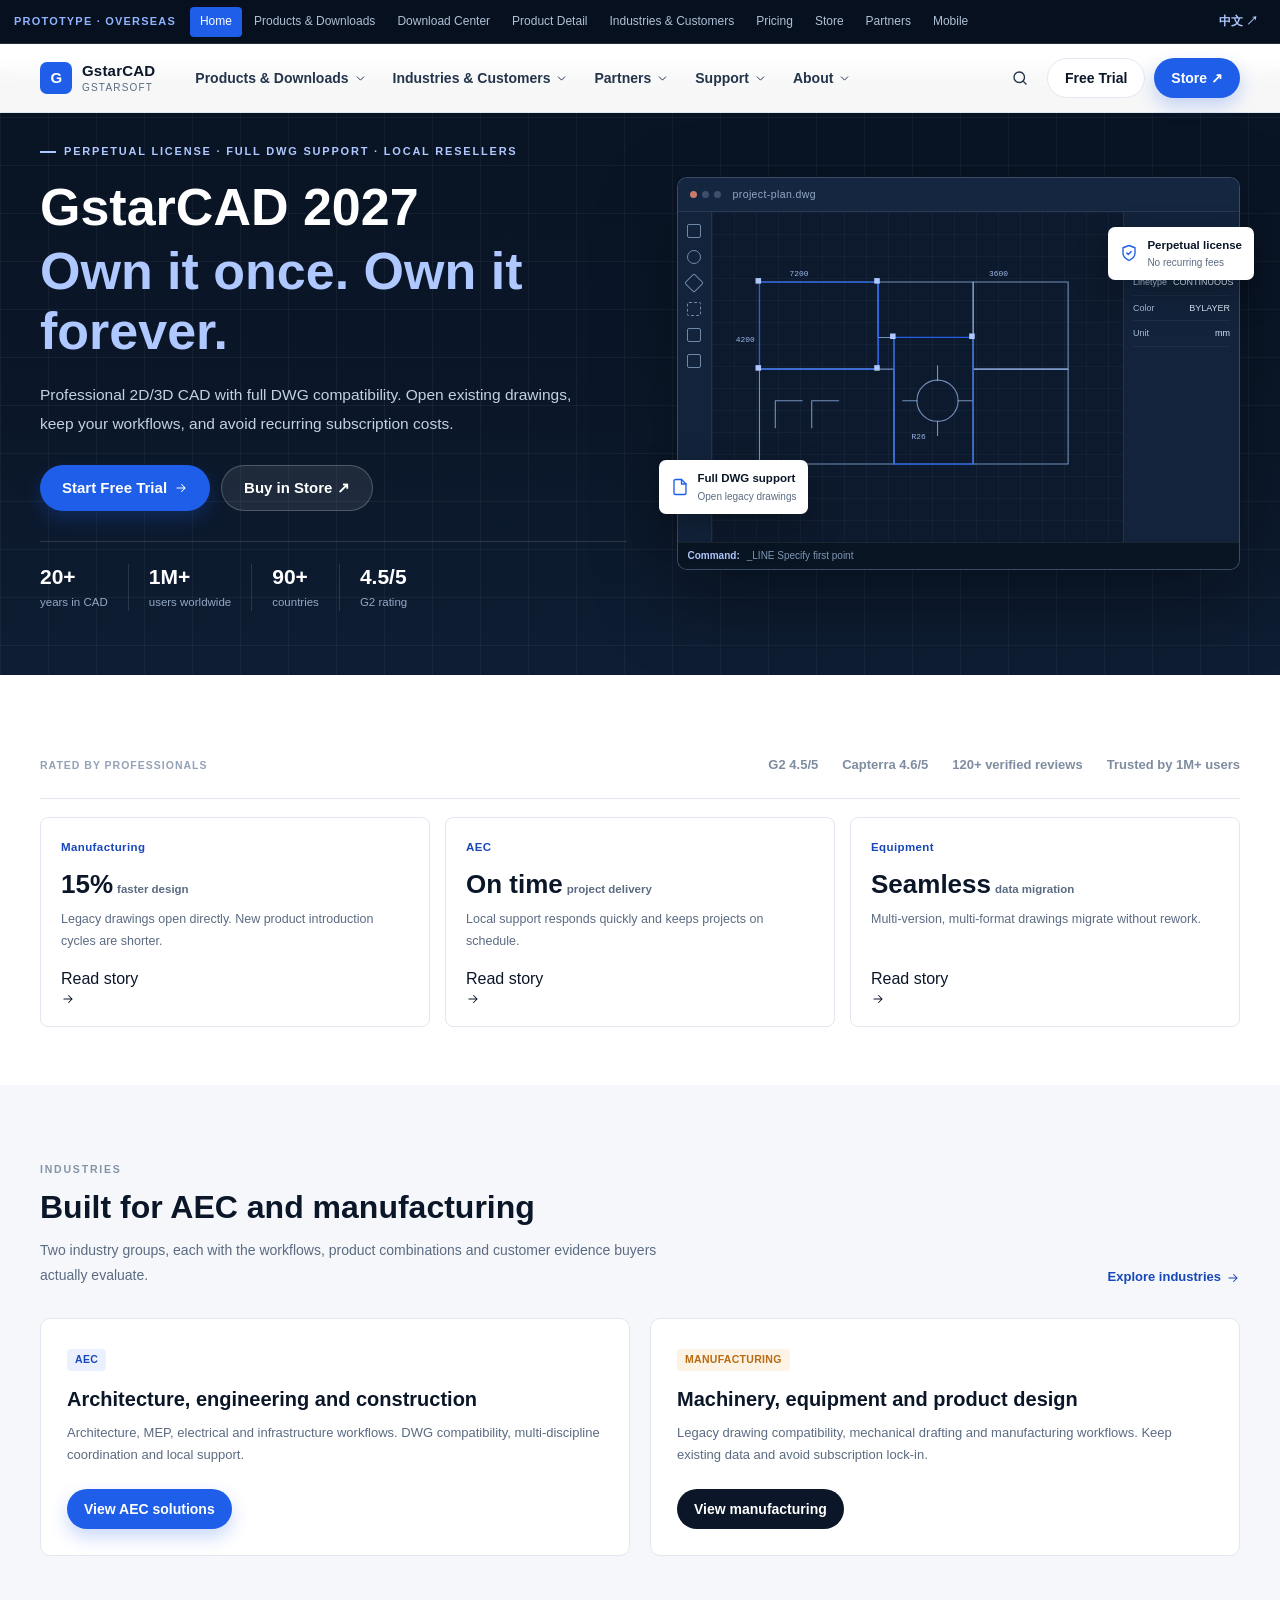
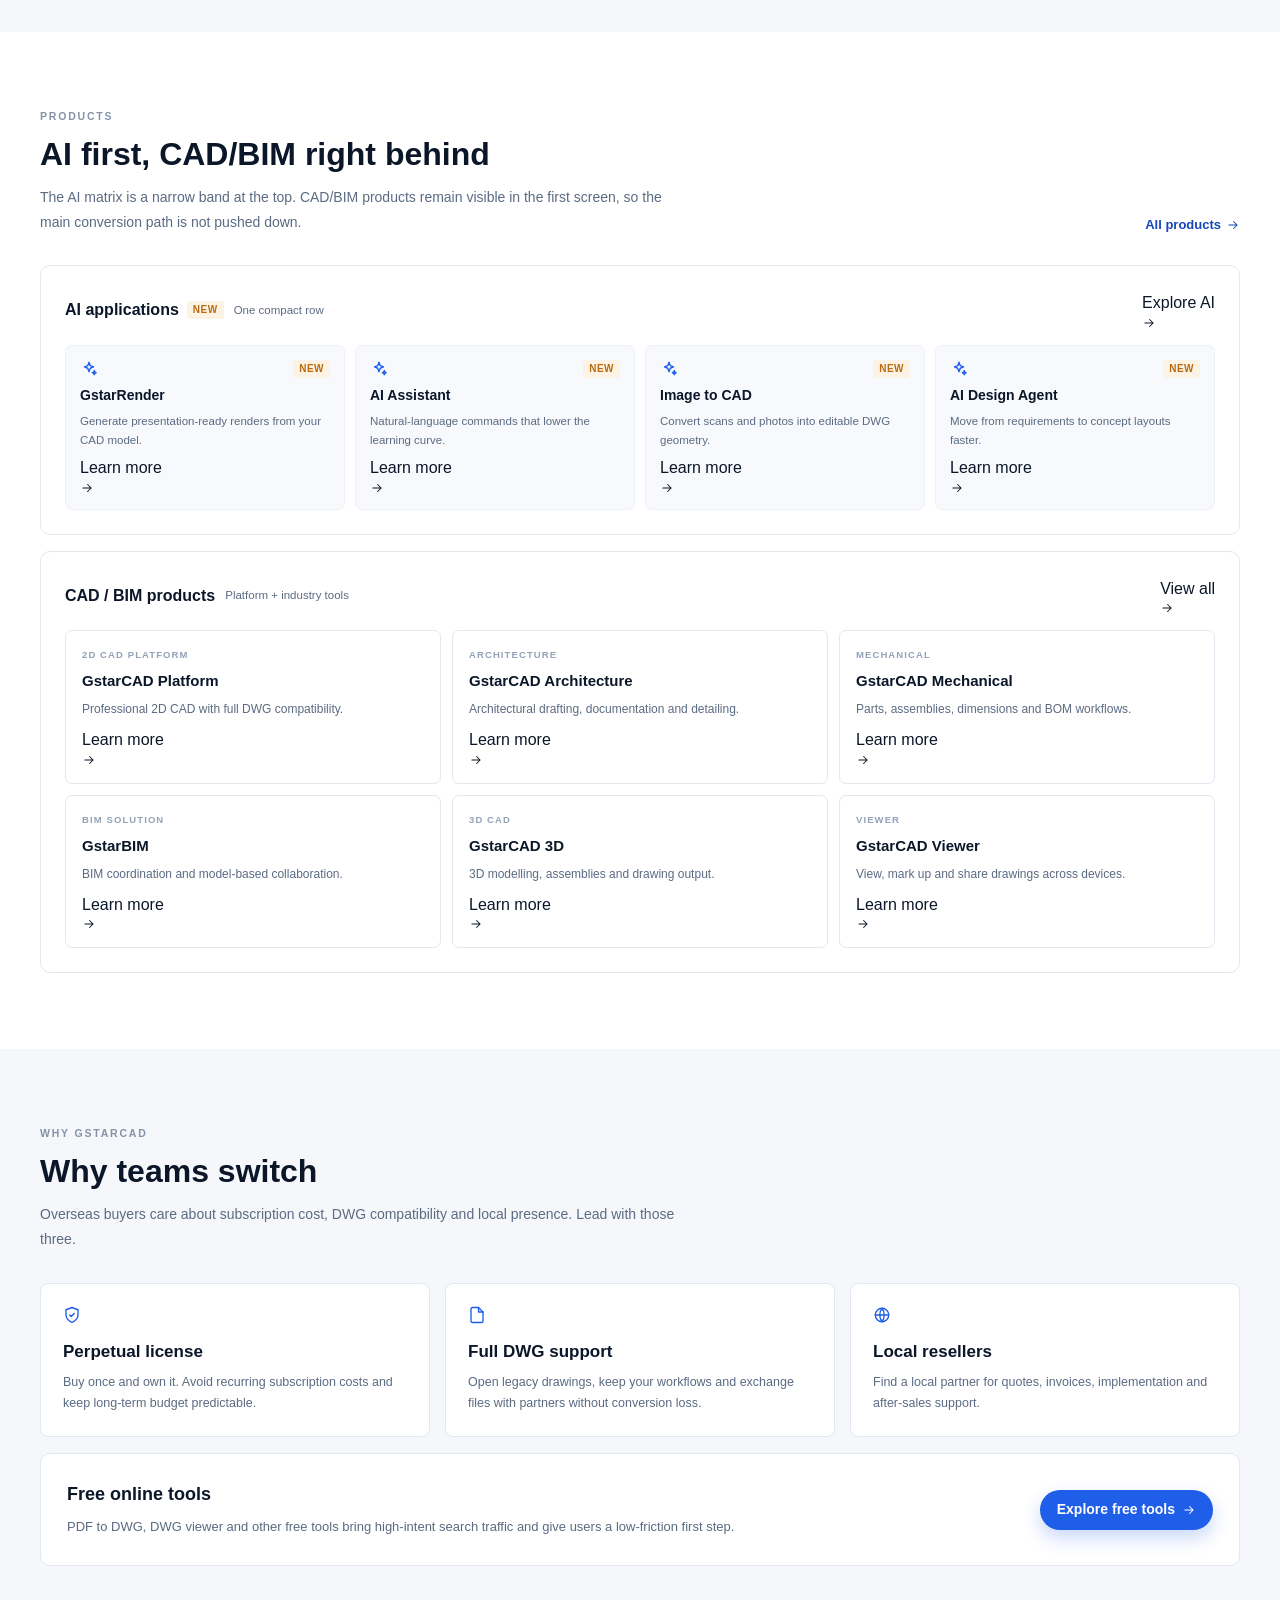
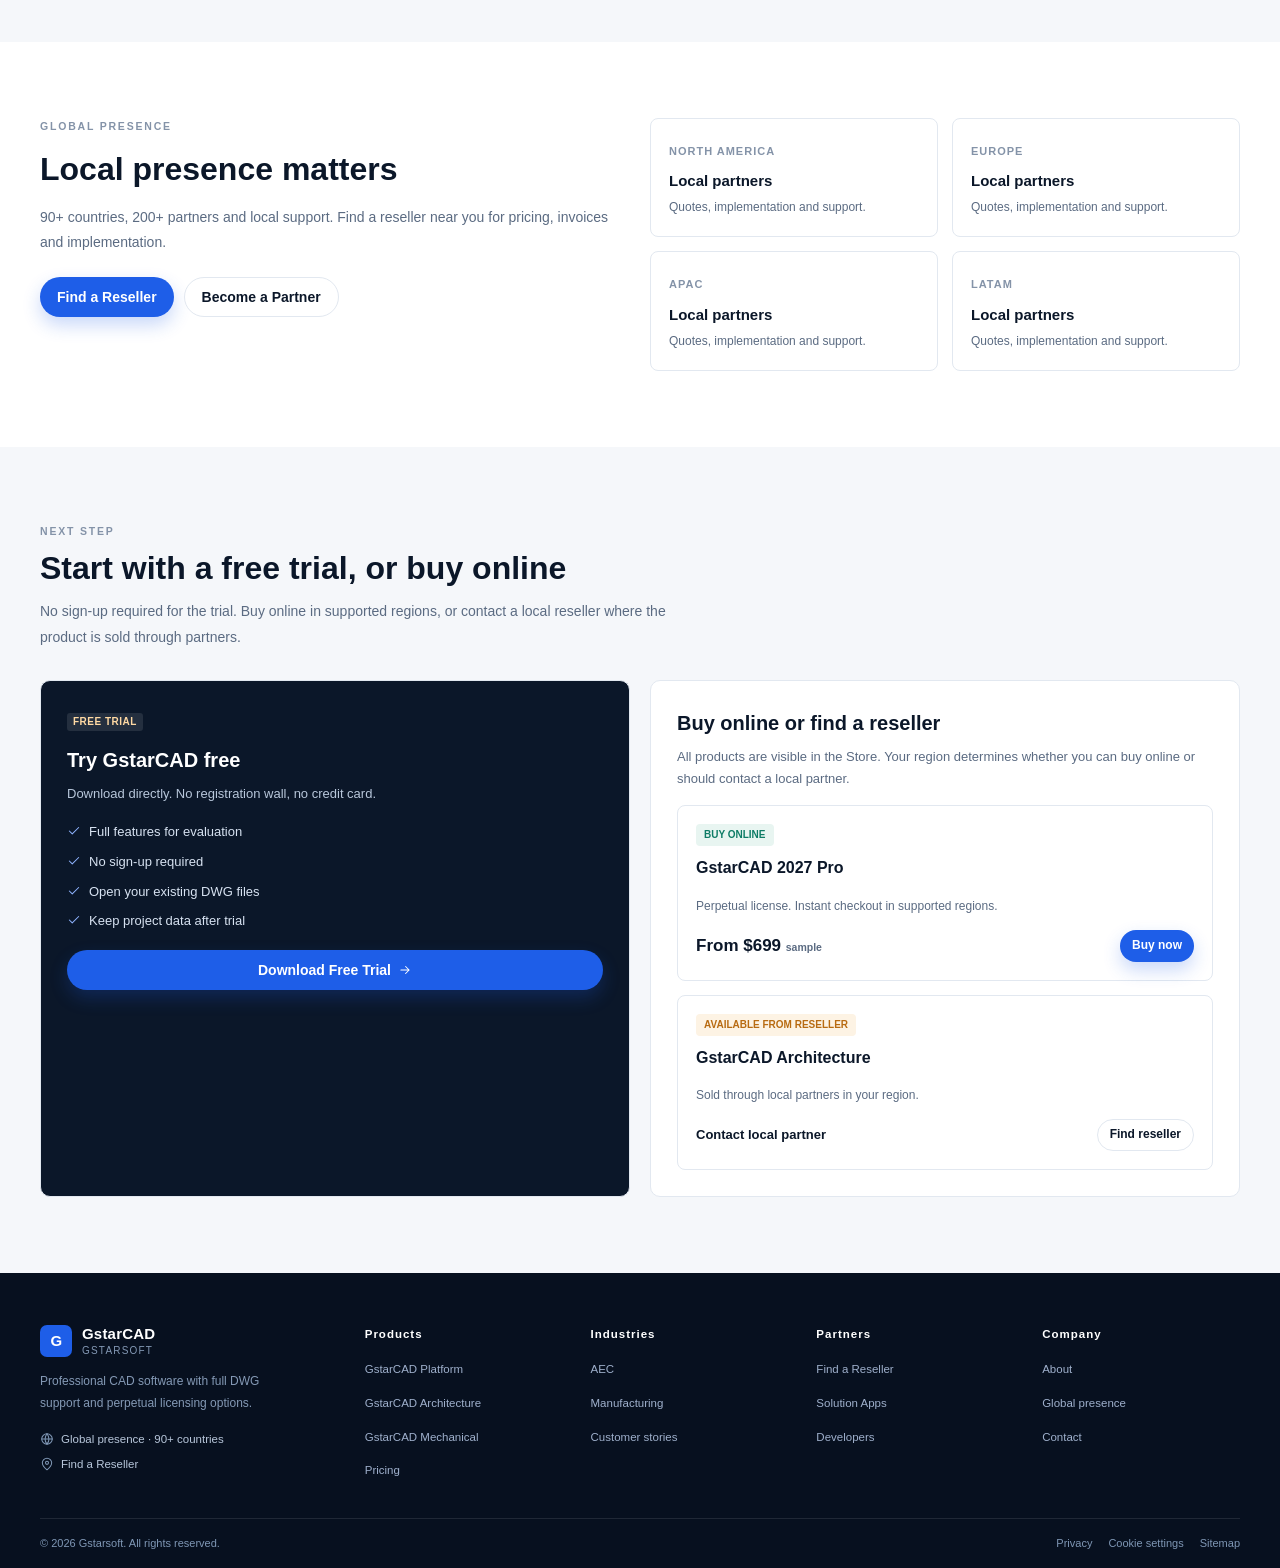
<file: v3/en.html>
<!DOCTYPE html>
<html lang="en">
<head>
<meta charset="utf-8">
<meta name="viewport" content="width=device-width, initial-scale=1">
<title>GstarCAD Website Redesign Prototype · Overseas Edition</title>
<meta name="description" content="Multi-page high-fidelity prototype for the GstarCAD overseas website redesign.">
<link rel="icon" href="favicon.svg">
<link rel="stylesheet" href="assets/prototype.css">
</head>
<body>
<svg xmlns="http://www.w3.org/2000/svg" style="display:none" aria-hidden="true">
  <symbol id="i-chevron" viewBox="0 0 24 24"><path d="m6 9 6 6 6-6"/></symbol>
  <symbol id="i-arrow" viewBox="0 0 24 24"><path d="M5 12h14M13 6l6 6-6 6"/></symbol>
  <symbol id="i-download" viewBox="0 0 24 24"><path d="M12 3v12m0 0 4-4m-4 4-4-4M5 21h14"/></symbol>
  <symbol id="i-spark" viewBox="0 0 24 24"><path d="m12 3 1.7 4.6L18 9.3l-4.3 1.7L12 15.6l-1.7-4.6L6 9.3l4.3-1.7L12 3z"/><path d="M19 14l.7 1.9L21.6 17l-1.9.7L19 19.6l-.7-1.9L16.4 17l1.9-.7L19 14z"/></symbol>
  <symbol id="i-layers" viewBox="0 0 24 24"><path d="m12 2 9 5-9 5-9-5 9-5z"/><path d="m3 12 9 5 9-5"/><path d="m3 17 9 5 9-5"/></symbol>
  <symbol id="i-building" viewBox="0 0 24 24"><path d="M3 21h18M5 21V7l7-4 7 4v14"/><path d="M9 9h1M14 9h1M9 13h1M14 13h1M9 17h1M14 17h1"/></symbol>
  <symbol id="i-zap" viewBox="0 0 24 24"><path d="M13 2 3 14h8l-1 8 10-12h-8l1-8z"/></symbol>
  <symbol id="i-factory" viewBox="0 0 24 24"><path d="M2 21h20M4 21V9l6 4V9l6 4V9l4 3v9"/><path d="M8 17h.01M12 17h.01M16 17h.01"/></symbol>
  <symbol id="i-globe" viewBox="0 0 24 24"><circle cx="12" cy="12" r="9"/><path d="M3 12h18M12 3a15 15 0 0 1 0 18M12 3a15 15 0 0 0 0 18"/></symbol>
  <symbol id="i-shield" viewBox="0 0 24 24"><path d="M12 22s8-4 8-10V5l-8-3-8 3v7c0 6 8 10 8 10z"/><path d="m9 12 2 2 4-4"/></symbol>
  <symbol id="i-search" viewBox="0 0 24 24"><circle cx="11" cy="11" r="7"/><path d="m20 20-3.5-3.5"/></symbol>
  <symbol id="i-menu" viewBox="0 0 24 24"><path d="M4 6h16M4 12h16M4 18h16"/></symbol>
  <symbol id="i-close" viewBox="0 0 24 24"><path d="M6 6l12 12M18 6 6 18"/></symbol>
  <symbol id="i-check" viewBox="0 0 24 24"><path d="m20 6-11 11-5-5"/></symbol>
  <symbol id="i-phone" viewBox="0 0 24 24"><path d="M22 16.9v3a2 2 0 0 1-2.2 2 19.8 19.8 0 0 1-8.6-3.1 19.5 19.5 0 0 1-6-6A19.8 19.8 0 0 1 2.1 4.2 2 2 0 0 1 4.1 2h3a2 2 0 0 1 2 1.7c.1 1 .4 2 .7 2.9a2 2 0 0 1-.5 2.1L8 9.8a16 16 0 0 0 6 6l1.1-1.1a2 2 0 0 1 2.1-.5c.9.3 1.9.6 2.9.7a2 2 0 0 1 1.9 2z"/></symbol>
  <symbol id="i-pin" viewBox="0 0 24 24"><path d="M20 10c0 6-8 12-8 12S4 16 4 10a8 8 0 1 1 16 0z"/><circle cx="12" cy="10" r="2.6"/></symbol>
  <symbol id="i-cpu" viewBox="0 0 24 24"><rect x="6" y="6" width="12" height="12" rx="2"/><path d="M9 1v3M15 1v3M9 20v3M15 20v3M1 9h3M1 15h3M20 9h3M20 15h3"/></symbol>
  <symbol id="i-file" viewBox="0 0 24 24"><path d="M14 2H6a2 2 0 0 0-2 2v16a2 2 0 0 0 2 2h12a2 2 0 0 0 2-2V8z"/><path d="M14 2v6h6"/></symbol>
  <symbol id="i-star" viewBox="0 0 24 24"><path d="m12 2 3.1 6.3 6.9 1-5 4.9 1.2 6.8-6.2-3.2-6.2 3.2L7 14.2 2 9.3l6.9-1L12 2z"/></symbol>
  <symbol id="i-store" viewBox="0 0 24 24"><path d="M3 9l2-5h14l2 5"/><path d="M3 9h18v11H3z"/><path d="M9 20v-6h6v6"/></symbol>
</svg>

<div class="proto-bar">
  <div class="proto-inner">
    <span class="proto-label">PROTOTYPE · OVERSEAS</span>
    <nav class="proto-tabs" aria-label="Prototype page navigation">
      <button data-target="home" class="on">Home</button>
      <button data-target="product">Products &amp; Downloads</button>
      <button data-target="download">Download Center</button>
      <button data-target="detail">Product Detail</button>
      <button data-target="industry">Industries &amp; Customers</button>
      <button data-target="pricing">Pricing</button>
      <button data-target="store">Store</button>
      <button data-target="partners">Partners</button>
      <button data-target="mobile">Mobile</button>
    </nav>
    <a class="proto-switch" href="cn.html">中文 ↗</a>
  </div>
</div>

<header class="site-header" id="siteHeader">
  <div class="container nav-inner">
    <a class="logo" href="#home" data-page="home" aria-label="GstarCAD home">
      <span class="logo-mark">G</span>
      <span class="logo-text"><strong>GstarCAD</strong><span>GSTARSOFT</span></span>
    </a>
    <nav class="main-nav" id="mainNav" aria-label="Main navigation">
      <div class="nav-item has-mega">
        <button class="nav-link" aria-expanded="false">Products &amp; Downloads <svg class="icon"><use href="#i-chevron"/></svg></button>
        <div class="mega">
          <div class="mega-in">
            <div class="mega-grid">
              <div>
                <div class="mega-col-title">By use case</div>
                <div class="mega-list">
                  <a href="#industry" data-page="industry">Architecture &amp; AEC <span>Solution</span></a>
                  <a href="#industry" data-page="industry">MEP <span>Solution</span></a>
                  <a href="#industry" data-page="industry">Electrical <span>Solution</span></a>
                  <a href="#industry" data-page="industry">Manufacturing <span>Solution</span></a>
                  <a href="#industry" data-page="industry">Infrastructure <span>Light</span></a>
                </div>
              </div>
              <div>
                <div class="mega-ai">
                  <div class="mega-ai-head"><strong>AI APPLICATIONS</strong><span class="tag-new">NEW</span></div>
                  <div class="ai-grid">
                    <a class="ai-mini" href="#product" data-page="product"><b>GstarRender</b><span>AI rendering</span></a>
                    <a class="ai-mini" href="#product" data-page="product"><b>AI Assistant</b><span>Natural language</span></a>
                    <a class="ai-mini" href="#product" data-page="product"><b>Image to CAD</b><span>Scan to DWG</span></a>
                    <a class="ai-mini" href="#product" data-page="product"><b>AI Design Agent</b><span>Concept to plan</span></a>
                  </div>
                </div>
                <div class="mega-col-title">CAD / BIM PRODUCTS</div>
                <div class="mega-cad">
                  <a href="#product" data-page="product"><i></i>GstarCAD Platform</a>
                  <a href="#product" data-page="product"><i></i>GstarCAD Architecture</a>
                  <a href="#product" data-page="product"><i></i>GstarCAD Mechanical</a>
                  <a href="#product" data-page="product"><i></i>GstarBIM</a>
                  <a href="#product" data-page="product"><i></i>GstarCAD 3D</a>
                  <a href="#product" data-page="product"><i></i>GstarCAD Viewer</a>
                </div>
              </div>
              <div class="mega-focus">
                <span class="tag-new">FEATURED</span>
                <h3>GstarCAD 2027 Pro</h3>
                <p>Professional CAD with full DWG support. Own it once, own it forever.</p>
                <a href="#detail" data-page="detail">View product <svg class="icon icon-sm"><use href="#i-arrow"/></svg></a>
              </div>
            </div>
            <div class="mega-foot">
              <a class="hot" href="#download" data-page="download"><svg class="icon icon-sm"><use href="#i-download"/></svg>Download Center</a>
              <a href="#pricing" data-page="pricing">Pricing</a>
              <a href="#product" data-page="product">Free Online Tools</a>
              <a href="#product" data-page="product">All products</a>
            </div>
          </div>
        </div>
      </div>
      <div class="nav-item has-mega">
        <button class="nav-link" aria-expanded="false">Industries &amp; Customers <svg class="icon"><use href="#i-chevron"/></svg></button>
        <div class="mega">
          <div class="mega-in">
            <div class="mega-grid" style="grid-template-columns:1fr 1fr 1fr">
              <div><div class="mega-col-title">AEC</div><div class="mega-list"><a href="#industry" data-page="industry">Architecture</a><a href="#industry" data-page="industry">MEP</a><a href="#industry" data-page="industry">Electrical</a><a href="#industry" data-page="industry">Infrastructure</a></div></div>
              <div><div class="mega-col-title">Manufacturing</div><div class="mega-list"><a href="#industry" data-page="industry">Machinery</a><a href="#industry" data-page="industry">Equipment</a><a href="#industry" data-page="industry">Automotive</a><a href="#industry" data-page="industry">Electronics</a></div></div>
              <div><div class="mega-col-title">Customer stories</div><div class="mega-list"><a href="#industry" data-page="industry">All case studies</a><a href="#industry" data-page="industry">Filter by industry</a><a href="#industry" data-page="industry">Filter by region</a></div></div>
            </div>
          </div>
        </div>
      </div>
      <div class="nav-item has-mega">
        <button class="nav-link" aria-expanded="false">Partners <svg class="icon"><use href="#i-chevron"/></svg></button>
        <div class="mega">
          <div class="mega-in">
            <div class="mega-grid" style="grid-template-columns:1fr 1fr 1fr">
              <div><div class="mega-col-title">Buy locally</div><div class="mega-list"><a href="#partners" data-page="partners">Find a Reseller</a><a href="#partners" data-page="partners">Become a Reseller</a></div></div>
              <div><div class="mega-col-title">Solution apps</div><div class="mega-list"><a href="#partners" data-page="partners">Solution Apps</a><a href="#partners" data-page="partners">Become an ISV</a></div></div>
              <div><div class="mega-col-title">Developers</div><div class="mega-list"><a href="#partners" data-page="partners">Developer Center</a><a href="#partners" data-page="partners">APIs &amp; SDKs</a></div></div>
            </div>
          </div>
        </div>
      </div>
      <div class="nav-item has-mega">
        <button class="nav-link" aria-expanded="false">Support <svg class="icon"><use href="#i-chevron"/></svg></button>
        <div class="mega">
          <div class="mega-in">
            <div class="mega-grid" style="grid-template-columns:1fr 1fr 1fr">
              <div><div class="mega-col-title">Get started</div><div class="mega-list"><a href="#download" data-page="download">Download Center</a><a href="#download" data-page="download">Installation</a></div></div>
              <div><div class="mega-col-title">Learn</div><div class="mega-list"><a href="#detail" data-page="detail">Knowledge Hub</a><a href="#detail" data-page="detail">Video tutorials</a></div></div>
              <div><div class="mega-col-title">Free tools</div><div class="mega-list"><a href="#product" data-page="product">PDF to DWG</a><a href="#product" data-page="product">DWG Viewer</a></div></div>
            </div>
          </div>
        </div>
      </div>
      <div class="nav-item has-mega">
        <button class="nav-link" aria-expanded="false">About <svg class="icon"><use href="#i-chevron"/></svg></button>
        <div class="mega">
          <div class="mega-in">
            <div class="mega-grid" style="grid-template-columns:1fr 1fr">
              <div><div class="mega-col-title">Company</div><div class="mega-list"><a href="#home" data-page="home">About Gstarsoft</a><a href="#home" data-page="home">Global presence</a><a href="#home" data-page="home">News</a></div></div>
              <div><div class="mega-col-title">Contact</div><div class="mega-list"><a href="#partners" data-page="partners">Find a Reseller</a><a href="#home" data-page="home">Contact us</a></div></div>
            </div>
          </div>
        </div>
      </div>
    </nav>
    <div class="nav-actions">
      <button class="icon-btn" aria-label="Search"><svg class="icon"><use href="#i-search"/></svg></button>
      <a class="btn btn-ghost" href="#home" data-page="home" data-scroll="trial">Free Trial</a>
      <a class="btn btn-primary" href="#store" data-page="store">Store ↗</a>
      <button class="mobile-toggle" id="mobileToggle" aria-label="Open menu" aria-expanded="false" aria-controls="mainNav"><svg class="icon"><use href="#i-menu"/></svg></button>
    </div>
  </div>
</header>

<main>
  <!-- ================= HOME ================= -->
  <section class="page active" id="page-home">
    <div class="hero">
      <div class="container hero-grid">
        <div>
          <div class="eyebrow" style="color:#AFC8FF">PERPETUAL LICENSE · FULL DWG SUPPORT · LOCAL RESELLERS</div>
          <h1>GstarCAD 2027<span>Own it once. Own it forever.</span></h1>
          <p class="hero-lead">Professional 2D/3D CAD with full DWG compatibility. Open existing drawings, keep your workflows, and avoid recurring subscription costs.</p>
          <div class="hero-actions">
            <a class="btn btn-primary" href="#home" data-page="home" data-scroll="trial">Start Free Trial <svg class="icon icon-sm"><use href="#i-arrow"/></svg></a>
            <a class="btn btn-glass" href="#store" data-page="store">Buy in Store ↗</a>
          </div>
          <div class="hero-stats">
            <div><b>20+</b><span>years in CAD</span></div>
            <div><b>1M+</b><span>users worldwide</span></div>
            <div><b>90+</b><span>countries</span></div>
            <div><b>4.5/5</b><span>G2 rating</span></div>
          </div>
        </div>
        <div class="hero-visual" aria-hidden="true">
          <div class="cad-window">
            <div class="cad-bar"><span class="cad-dots"><i></i><i></i><i></i></span><span class="cad-file">project-plan.dwg</span></div>
            <div class="cad-body">
              <div class="cad-tools"><i></i><i></i><i></i><i></i><i></i><i></i></div>
              <div class="cad-canvas">
                <div class="grid"></div>
                <svg viewBox="0 0 520 360" fill="none" stroke-linecap="round" stroke-linejoin="round">
                  <g stroke="rgba(150,185,235,.75)" stroke-width="1.4">
                    <path d="M60 60h150v110H60z"/><path d="M210 60h120v70H210z"/><path d="M330 60h120v110H330z"/>
                    <path d="M60 170h170v120H60z"/><path d="M230 130h100v160H230z"/><path d="M330 170h120v120H330z"/>
                    <circle cx="285" cy="210" r="26"/><path d="M259 210h-18M311 210h18M285 184v-18M285 236v18"/>
                    <path d="M80 210h34M126 210h34M80 210v34M126 210v34"/>
                  </g>
                  <g fill="rgba(175,200,255,.9)" font-family="monospace" font-size="10"><text x="98" y="52">7200</text><text x="350" y="52">3600</text><text x="30" y="136">4200</text><text x="252" y="258">R26</text></g>
                  <g stroke="rgba(30,94,232,.95)" stroke-width="1.6"><path d="M60 60h150v110H60z"/><path d="M230 130h100v160H230z"/></g>
                  <g fill="#AFC8FF"><rect x="55" y="55" width="7" height="7"/><rect x="205" y="55" width="7" height="7"/><rect x="55" y="165" width="7" height="7"/><rect x="205" y="165" width="7" height="7"/><rect x="225" y="125" width="7" height="7"/><rect x="325" y="125" width="7" height="7"/></g>
                </svg>
              </div>
              <div class="cad-props"><b>PROPERTIES</b><span>Layer <i>WALL</i></span><span>Linetype <i>CONTINUOUS</i></span><span>Color <i>BYLAYER</i></span><span>Unit <i>mm</i></span></div>
            </div>
            <div class="cad-command"><b>Command:</b> _LINE Specify first point</div>
          </div>
          <div class="float-chip one"><svg class="icon"><use href="#i-file"/></svg><span>Full DWG support<small>Open legacy drawings</small></span></div>
          <div class="float-chip two"><svg class="icon"><use href="#i-shield"/></svg><span>Perpetual license<small>No recurring fees</small></span></div>
        </div>
      </div>
    </div>

    <!-- trust strip -->
    <section class="section tight">
      <div class="container">
        <div class="logo-strip" style="border-top:0">
          <span class="label">RATED BY PROFESSIONALS</span>
          <ul><li>G2 4.5/5</li><li>Capterra 4.6/5</li><li>120+ verified reviews</li><li>Trusted by 1M+ users</li></ul>
        </div>
        <div class="case-grid" style="margin-top:18px">
          <a class="case-card" href="#industry" data-page="industry"><span class="case-client">Manufacturing</span><div class="case-metric">15%<small>faster design</small></div><p>Legacy drawings open directly. New product introduction cycles are shorter.</p><span>Read story <svg class="icon icon-sm"><use href="#i-arrow"/></svg></span></a>
          <a class="case-card" href="#industry" data-page="industry"><span class="case-client">AEC</span><div class="case-metric">On time<small>project delivery</small></div><p>Local support responds quickly and keeps projects on schedule.</p><span>Read story <svg class="icon icon-sm"><use href="#i-arrow"/></svg></span></a>
          <a class="case-card" href="#industry" data-page="industry"><span class="case-client">Equipment</span><div class="case-metric">Seamless<small>data migration</small></div><p>Multi-version, multi-format drawings migrate without rework.</p><span>Read story <svg class="icon icon-sm"><use href="#i-arrow"/></svg></span></a>
        </div>
      </div>
    </section>

    <!-- industries -->
    <section class="section soft">
      <div class="container">
        <div class="sec-head"><div><div class="section-label">INDUSTRIES</div><h2>Built for AEC and manufacturing</h2><p>Two industry groups, each with the workflows, product combinations and customer evidence buyers actually evaluate.</p></div><a class="side-link" href="#industry" data-page="industry">Explore industries <svg class="icon icon-sm"><use href="#i-arrow"/></svg></a></div>
        <div class="split">
          <a class="panel" href="#industry" data-page="industry" style="display:block"><span class="pill pill-blue">AEC</span><h3 style="margin-top:12px">Architecture, engineering and construction</h3><p>Architecture, MEP, electrical and infrastructure workflows. DWG compatibility, multi-discipline coordination and local support.</p><div class="page-actions"><span class="btn btn-primary">View AEC solutions</span></div></a>
          <a class="panel" href="#industry" data-page="industry" style="display:block"><span class="pill pill-amber">MANUFACTURING</span><h3 style="margin-top:12px">Machinery, equipment and product design</h3><p>Legacy drawing compatibility, mechanical drafting and manufacturing workflows. Keep existing data and avoid subscription lock-in.</p><div class="page-actions"><span class="btn btn-dark">View manufacturing</span></div></a>
        </div>
      </div>
    </section>

    <!-- products -->
    <section class="section">
      <div class="container">
        <div class="sec-head"><div><div class="section-label">PRODUCTS</div><h2>AI first, CAD/BIM right behind</h2><p>The AI matrix is a narrow band at the top. CAD/BIM products remain visible in the first screen, so the main conversion path is not pushed down.</p></div><a class="side-link" href="#product" data-page="product">All products <svg class="icon icon-sm"><use href="#i-arrow"/></svg></a></div>
        <div class="product-block">
          <div class="block-head"><h3>AI applications <span class="tag-new">NEW</span><span class="sub">One compact row</span></h3><a class="side-link" href="#product" data-page="product">Explore AI <svg class="icon icon-sm"><use href="#i-arrow"/></svg></a></div>
          <div class="ai-grid-4">
            <a class="ai-card" href="#product" data-page="product"><div class="ai-card-top"><svg class="icon"><use href="#i-spark"/></svg><span class="tag-new">NEW</span></div><h4>GstarRender</h4><p>Generate presentation-ready renders from your CAD model.</p><span>Learn more <svg class="icon icon-sm"><use href="#i-arrow"/></svg></span></a>
            <a class="ai-card" href="#product" data-page="product"><div class="ai-card-top"><svg class="icon"><use href="#i-spark"/></svg><span class="tag-new">NEW</span></div><h4>AI Assistant</h4><p>Natural-language commands that lower the learning curve.</p><span>Learn more <svg class="icon icon-sm"><use href="#i-arrow"/></svg></span></a>
            <a class="ai-card" href="#product" data-page="product"><div class="ai-card-top"><svg class="icon"><use href="#i-spark"/></svg><span class="tag-new">NEW</span></div><h4>Image to CAD</h4><p>Convert scans and photos into editable DWG geometry.</p><span>Learn more <svg class="icon icon-sm"><use href="#i-arrow"/></svg></span></a>
            <a class="ai-card" href="#product" data-page="product"><div class="ai-card-top"><svg class="icon"><use href="#i-spark"/></svg><span class="tag-new">NEW</span></div><h4>AI Design Agent</h4><p>Move from requirements to concept layouts faster.</p><span>Learn more <svg class="icon icon-sm"><use href="#i-arrow"/></svg></span></a>
          </div>
        </div>
        <div class="product-block">
          <div class="block-head"><h3>CAD / BIM products <span class="sub">Platform + industry tools</span></h3><a class="side-link" href="#product" data-page="product">View all <svg class="icon icon-sm"><use href="#i-arrow"/></svg></a></div>
          <div class="product-grid">
            <a class="product-card" href="#detail" data-page="detail"><span class="en">2D CAD PLATFORM</span><h4>GstarCAD Platform</h4><p>Professional 2D CAD with full DWG compatibility.</p><span>Learn more <svg class="icon icon-sm"><use href="#i-arrow"/></svg></span></a>
            <a class="product-card" href="#detail" data-page="detail"><span class="en">ARCHITECTURE</span><h4>GstarCAD Architecture</h4><p>Architectural drafting, documentation and detailing.</p><span>Learn more <svg class="icon icon-sm"><use href="#i-arrow"/></svg></span></a>
            <a class="product-card" href="#detail" data-page="detail"><span class="en">MECHANICAL</span><h4>GstarCAD Mechanical</h4><p>Parts, assemblies, dimensions and BOM workflows.</p><span>Learn more <svg class="icon icon-sm"><use href="#i-arrow"/></svg></span></a>
            <a class="product-card" href="#detail" data-page="detail"><span class="en">BIM SOLUTION</span><h4>GstarBIM</h4><p>BIM coordination and model-based collaboration.</p><span>Learn more <svg class="icon icon-sm"><use href="#i-arrow"/></svg></span></a>
            <a class="product-card" href="#detail" data-page="detail"><span class="en">3D CAD</span><h4>GstarCAD 3D</h4><p>3D modelling, assemblies and drawing output.</p><span>Learn more <svg class="icon icon-sm"><use href="#i-arrow"/></svg></span></a>
            <a class="product-card" href="#detail" data-page="detail"><span class="en">VIEWER</span><h4>GstarCAD Viewer</h4><p>View, mark up and share drawings across devices.</p><span>Learn more <svg class="icon icon-sm"><use href="#i-arrow"/></svg></span></a>
          </div>
        </div>
      </div>
    </section>

    <!-- why -->
    <section class="section soft">
      <div class="container">
        <div class="sec-head"><div><div class="section-label">WHY GSTARCAD</div><h2>Why teams switch</h2><p>Overseas buyers care about subscription cost, DWG compatibility and local presence. Lead with those three.</p></div></div>
        <div class="feature-grid">
          <div class="feature-card"><svg class="icon"><use href="#i-shield"/></svg><h3>Perpetual license</h3><p>Buy once and own it. Avoid recurring subscription costs and keep long-term budget predictable.</p></div>
          <div class="feature-card"><svg class="icon"><use href="#i-file"/></svg><h3>Full DWG support</h3><p>Open legacy drawings, keep your workflows and exchange files with partners without conversion loss.</p></div>
          <div class="feature-card"><svg class="icon"><use href="#i-globe"/></svg><h3>Local resellers</h3><p>Find a local partner for quotes, invoices, implementation and after-sales support.</p></div>
        </div>
        <div class="panel" style="margin-top:16px;display:flex;align-items:center;justify-content:space-between;gap:20px;flex-wrap:wrap">
          <div><h3 style="font-size:18px">Free online tools</h3><p>PDF to DWG, DWG viewer and other free tools bring high-intent search traffic and give users a low-friction first step.</p></div>
          <a class="btn btn-primary" href="#product" data-page="product">Explore free tools <svg class="icon icon-sm"><use href="#i-arrow"/></svg></a>
        </div>
      </div>
    </section>

    <!-- global -->
    <section class="section">
      <div class="container">
        <div class="split">
          <div><div class="section-label">GLOBAL PRESENCE</div><h2 style="font-size:32px;margin-top:9px">Local presence matters</h2><p style="font-size:14px;color:var(--muted);line-height:1.8;margin-top:10px">90+ countries, 200+ partners and local support. Find a reseller near you for pricing, invoices and implementation.</p><div class="page-actions"><a class="btn btn-primary" href="#partners" data-page="partners">Find a Reseller</a><a class="btn btn-ghost" href="#partners" data-page="partners">Become a Partner</a></div></div>
          <div class="reseller-grid" style="grid-template-columns:1fr 1fr">
            <div class="reseller-card"><span class="flag">NORTH AMERICA</span><h3>Local partners</h3><p>Quotes, implementation and support.</p></div>
            <div class="reseller-card"><span class="flag">EUROPE</span><h3>Local partners</h3><p>Quotes, implementation and support.</p></div>
            <div class="reseller-card"><span class="flag">APAC</span><h3>Local partners</h3><p>Quotes, implementation and support.</p></div>
            <div class="reseller-card"><span class="flag">LATAM</span><h3>Local partners</h3><p>Quotes, implementation and support.</p></div>
          </div>
        </div>
      </div>
    </section>

    <!-- conversion -->
    <section class="section soft" id="contact">
      <div class="container">
        <div class="sec-head"><div><div class="section-label">NEXT STEP</div><h2>Start with a free trial, or buy online</h2><p>No sign-up required for the trial. Buy online in supported regions, or contact a local reseller where the product is sold through partners.</p></div></div>
        <div class="split">
          <div class="panel dark" id="trial">
            <span class="tag-new" style="background:rgba(255,255,255,.1);color:#FFD9A3">FREE TRIAL</span>
            <h3 style="margin-top:12px">Try GstarCAD free</h3>
            <p>Download directly. No registration wall, no credit card.</p>
            <ul class="check-list">
              <li><svg class="icon icon-sm"><use href="#i-check"/></svg>Full features for evaluation</li>
              <li><svg class="icon icon-sm"><use href="#i-check"/></svg>No sign-up required</li>
              <li><svg class="icon icon-sm"><use href="#i-check"/></svg>Open your existing DWG files</li>
              <li><svg class="icon icon-sm"><use href="#i-check"/></svg>Keep project data after trial</li>
            </ul>
            <a class="btn btn-primary" style="margin-top:18px;width:100%" href="#download" data-page="download">Download Free Trial <svg class="icon icon-sm"><use href="#i-arrow"/></svg></a>
          </div>
          <div class="panel">
            <h3>Buy online or find a reseller</h3>
            <p>All products are visible in the Store. Your region determines whether you can buy online or should contact a local partner.</p>
            <div class="store-grid" style="grid-template-columns:1fr;margin-top:14px">
              <a class="store-card" href="#store" data-page="store"><span class="state state-buy">BUY ONLINE</span><h3>GstarCAD 2027 Pro</h3><p>Perpetual license. Instant checkout in supported regions.</p><div class="row"><span class="price">From $699 <small>sample</small></span><span class="btn btn-primary" style="height:32px;font-size:12px;padding:0 12px">Buy now</span></div></a>
              <a class="store-card" href="#partners" data-page="partners"><span class="state state-reseller">AVAILABLE FROM RESELLER</span><h3>GstarCAD Architecture</h3><p>Sold through local partners in your region.</p><div class="row"><span class="price" style="font-size:13px">Contact local partner</span><span class="btn btn-ghost" style="height:32px;font-size:12px;padding:0 12px">Find reseller</span></div></a>
            </div>
          </div>
        </div>
      </div>
    </section>
  </section>

  <!-- ================= PRODUCTS & DOWNLOADS ================= -->
  <section class="page" id="page-product">
    <div class="page-head">
      <div class="container">
        <div class="breadcrumb"><a href="#home" data-page="home">Home</a><span>/</span><span>Products &amp; Downloads</span></div>
        <h1 class="page-title">Products &amp; Downloads</h1>
        <p class="page-lead">One product overview, AI applications on top, CAD/BIM right behind. Pricing and free tools are visible without stuffing 50+ links into the navigation.</p>
        <div class="page-actions"><a class="btn btn-primary" href="#download" data-page="download">Download Center <svg class="icon icon-sm"><use href="#i-download"/></svg></a><a class="btn btn-ghost" href="#pricing" data-page="pricing">View pricing</a></div>
      </div>
    </div>
    <section class="section">
      <div class="container">
        <div class="product-block">
          <div class="block-head"><h3>AI applications <span class="tag-new">NEW</span></h3></div>
          <div class="ai-grid-4">
            <a class="ai-card" href="#detail" data-page="detail"><div class="ai-card-top"><svg class="icon"><use href="#i-spark"/></svg><span class="tag-new">NEW</span></div><h4>GstarRender</h4><p>AI rendering and visualisation.</p><span>Learn more <svg class="icon icon-sm"><use href="#i-arrow"/></svg></span></a>
            <a class="ai-card" href="#detail" data-page="detail"><div class="ai-card-top"><svg class="icon"><use href="#i-spark"/></svg><span class="tag-new">NEW</span></div><h4>AI Assistant</h4><p>Natural-language CAD commands.</p><span>Learn more <svg class="icon icon-sm"><use href="#i-arrow"/></svg></span></a>
            <a class="ai-card" href="#detail" data-page="detail"><div class="ai-card-top"><svg class="icon"><use href="#i-spark"/></svg><span class="tag-new">NEW</span></div><h4>Image to CAD</h4><p>Scan or photo to editable DWG.</p><span>Learn more <svg class="icon icon-sm"><use href="#i-arrow"/></svg></span></a>
            <a class="ai-card" href="#detail" data-page="detail"><div class="ai-card-top"><svg class="icon"><use href="#i-spark"/></svg><span class="tag-new">NEW</span></div><h4>AI Design Agent</h4><p>Requirements to concept layouts.</p><span>Learn more <svg class="icon icon-sm"><use href="#i-arrow"/></svg></span></a>
          </div>
        </div>
        <div class="product-block">
          <div class="block-head"><h3>CAD / BIM products</h3></div>
          <div class="product-grid">
            <a class="product-card" href="#detail" data-page="detail"><span class="en">2D CAD PLATFORM</span><h4>GstarCAD Platform</h4><p>Professional 2D CAD with full DWG support.</p><span>Learn more <svg class="icon icon-sm"><use href="#i-arrow"/></svg></span></a>
            <a class="product-card" href="#detail" data-page="detail"><span class="en">ARCHITECTURE</span><h4>GstarCAD Architecture</h4><p>Architectural drafting and documentation.</p><span>Learn more <svg class="icon icon-sm"><use href="#i-arrow"/></svg></span></a>
            <a class="product-card" href="#detail" data-page="detail"><span class="en">MECHANICAL</span><h4>GstarCAD Mechanical</h4><p>Parts, assemblies and BOM.</p><span>Learn more <svg class="icon icon-sm"><use href="#i-arrow"/></svg></span></a>
            <a class="product-card" href="#detail" data-page="detail"><span class="en">BIM SOLUTION</span><h4>GstarBIM</h4><p>BIM coordination and collaboration.</p><span>Learn more <svg class="icon icon-sm"><use href="#i-arrow"/></svg></span></a>
            <a class="product-card" href="#detail" data-page="detail"><span class="en">3D CAD</span><h4>GstarCAD 3D</h4><p>3D modelling and drawing output.</p><span>Learn more <svg class="icon icon-sm"><use href="#i-arrow"/></svg></span></a>
            <a class="product-card" href="#detail" data-page="detail"><span class="en">VIEWER</span><h4>GstarCAD Viewer</h4><p>View, mark up and share drawings.</p><span>Learn more <svg class="icon icon-sm"><use href="#i-arrow"/></svg></span></a>
          </div>
        </div>
        <div class="feature-grid" style="margin-top:16px">
          <a class="feature-card" href="#pricing" data-page="pricing"><svg class="icon"><use href="#i-shield"/></svg><h3>Pricing &amp; licensing</h3><p>Perpetual vs subscription, version comparison and multi-currency pricing.</p></a>
          <a class="feature-card" href="#download" data-page="download"><svg class="icon"><use href="#i-download"/></svg><h3>Download Center</h3><p>No sign-up required. Direct download for supported operating systems.</p></a>
          <a class="feature-card" href="#product" data-page="product"><svg class="icon"><use href="#i-grid"/></svg><h3>Free Online Tools</h3><p>PDF to DWG, DWG viewer and other high-intent tools.</p></a>
        </div>
        <div class="download-strip"><div><h3>Download Center: no registration wall</h3><p>Pick your OS, download directly and start evaluating in minutes.</p></div><div class="actions"><a class="btn btn-primary" href="#download" data-page="download">Download now <svg class="icon icon-sm"><use href="#i-download"/></svg></a><a class="btn btn-white" href="#pricing" data-page="pricing">View pricing</a></div></div>
      </div>
    </section>
  </section>

  <!-- ================= DOWNLOAD ================= -->
  <section class="page" id="page-download">
    <div class="page-head">
      <div class="container">
        <div class="breadcrumb"><a href="#home" data-page="home">Home</a><span>/</span><span>Download Center</span></div>
        <h1 class="page-title">Download Center</h1>
        <p class="page-lead">No sign-up required. Choose your operating system, download directly and start a free trial without a registration wall.</p>
        <div class="page-actions"><span class="pill pill-blue">NO SIGN-UP REQUIRED</span><span class="pill pill-light">Direct download</span></div>
      </div>
    </div>
    <section class="section">
      <div class="container">
        <div class="split">
          <div class="panel">
            <h3>Choose your operating system</h3>
            <p>We detect your current device automatically. You can switch manually.</p>
            <div style="display:flex;gap:8px;flex-wrap:wrap;margin-top:14px"><span class="pill pill-blue">Windows · detected</span><span class="pill pill-light">Linux</span><span class="pill pill-light">macOS</span></div>
            <div class="form-grid" style="margin-top:16px"><div class="field full"><label>Version</label><select><option>GstarCAD 2027 Pro</option><option>GstarCAD 2027 Standard</option><option>GstarCAD 2026</option></select></div></div>
            <div class="form-foot"><small>No name, email, phone or company required.</small><button class="btn btn-primary" type="button">Download Free Trial <svg class="icon icon-sm"><use href="#i-download"/></svg></button></div>
          </div>
          <div class="panel soft">
            <h3>What happens after download</h3>
            <p>Keep the momentum. Give users installation help, compatibility checks and a clear next step.</p>
            <ul class="check-list">
              <li><svg class="icon icon-sm"><use href="#i-check"/></svg>Installation guide and FAQ</li>
              <li><svg class="icon icon-sm"><use href="#i-check"/></svg>DWG compatibility check</li>
              <li><svg class="icon icon-sm"><use href="#i-check"/></svg>Video tutorials</li>
              <li><svg class="icon icon-sm"><use href="#i-check"/></svg>Buy online or find a reseller</li>
            </ul>
            <a class="btn btn-ghost" style="margin-top:16px" href="#pricing" data-page="pricing">View pricing</a>
          </div>
        </div>
        <div class="sec-head" style="margin-top:44px"><div><div class="section-label">HISTORY</div><h2>Previous versions</h2><p>Legacy projects need legacy versions. Keep the official download in one place.</p></div></div>
        <div class="table-wrap"><table class="data-table"><thead><tr><th>Version</th><th>Released</th><th>Best for</th><th>Download</th></tr></thead><tbody><tr><td class="strong">GstarCAD 2027</td><td>2026</td><td>New projects</td><td><a href="#">Download</a></td></tr><tr><td class="strong">GstarCAD 2026</td><td>2025</td><td>Legacy projects</td><td><a href="#">Download</a></td></tr><tr><td class="strong">GstarCAD 2025</td><td>2024</td><td>Long-term maintenance</td><td><a href="#">Download</a></td></tr></tbody></table></div>
      </div>
    </section>
  </section>

  <!-- ================= DETAIL ================= -->
  <section class="page" id="page-detail">
    <div class="page-head">
      <div class="container">
        <div class="breadcrumb"><a href="#home" data-page="home">Home</a><span>/</span><a href="#product" data-page="product">Products</a><span>/</span><span>GstarCAD</span></div>
        <h1 class="page-title">Buy it once. Own it forever.</h1>
        <p class="page-lead">Full DWG compatibility first, then capabilities, industries, licensing and FAQ. The same template as the Chinese product page, with different narrative and trust signals.</p>
        <div class="page-actions"><a class="btn btn-primary" href="#download" data-page="download">Start Free Trial</a><a class="btn btn-ghost" href="#store" data-page="store">Buy in Store ↗</a></div>
      </div>
    </div>
    <section class="section">
      <div class="container">
        <div class="split">
          <div class="panel">
            <h3>Compatibility first</h3>
            <p>Open existing DWG files without conversion loss. Keep layers, fonts, line types and workflows intact.</p>
            <ul class="check-list">
              <li><svg class="icon icon-sm"><use href="#i-check"/></svg>DWG 2018 / 2013 / 2010 / 2007 / 2004</li>
              <li><svg class="icon icon-sm"><use href="#i-check"/></svg>Existing shortcuts and commands</li>
              <li><svg class="icon icon-sm"><use href="#i-check"/></svg>Common third-party plugins</li>
              <li><svg class="icon icon-sm"><use href="#i-check"/></svg>Fonts, layers and line types preserved</li>
            </ul>
            <a class="btn btn-primary" style="margin-top:16px" href="#download" data-page="download">Try with your drawings</a>
          </div>
          <div class="panel soft">
            <h3>Capabilities</h3>
            <p>2D drafting, editing, dimensions, layers, blocks, external references and plotting.</p>
            <div class="industry-grid" style="grid-template-columns:1fr 1fr;margin-top:14px"><span class="pill pill-blue">2D drafting</span><span class="pill pill-blue">Dimensions</span><span class="pill pill-blue">Layers &amp; blocks</span><span class="pill pill-blue">Xrefs</span><span class="pill pill-blue">Plotting</span><span class="pill pill-blue">Collaboration</span></div>
          </div>
        </div>
        <div class="sec-head" style="margin-top:44px"><div><div class="section-label">LICENSING</div><h2>Perpetual vs subscription</h2><p>Perpetual licensing is the structural difference. Show it clearly, with a path to buy online or through a reseller.</p></div></div>
        <div class="table-wrap"><table class="data-table"><thead><tr><th>Option</th><th>Best for</th><th>Cost pattern</th><th>Ownership</th><th>Next step</th></tr></thead><tbody><tr><td class="strong">Perpetual license</td><td>Long-term teams</td><td>One-time purchase</td><td>Own the license</td><td><a href="#store" data-page="store">Buy in Store</a></td></tr><tr><td class="strong">Subscription</td><td>Short projects</td><td>Recurring payment</td><td>Rental</td><td><a href="#store" data-page="store">View options</a></td></tr><tr><td class="strong">Reseller quote</td><td>Restricted regions</td><td>Local quote</td><td>Depends on partner</td><td><a href="#partners" data-page="partners">Find a Reseller</a></td></tr></tbody></table></div>
        <div class="panel" style="margin-top:16px"><h3>FAQ</h3><p><strong>Can I open existing DWG files?</strong> Yes. GstarCAD supports the mainstream DWG versions; test with your own drawings.</p><p style="margin-top:8px"><strong>Do I need a subscription?</strong> No. Perpetual licenses are available. Subscription options exist for short-term needs.</p><p style="margin-top:8px"><strong>Can I buy in my country?</strong> All products are visible in the Store. Your region determines whether you can buy online or should contact a reseller.</p></div>
      </div>
    </section>
    <div class="cta-band"><div class="container inner"><div><h2>Try it with your own drawings</h2><p>No sign-up required. Download and evaluate in minutes.</p></div><div class="actions"><a class="btn btn-primary" href="#download" data-page="download">Free Trial</a><a class="btn btn-glass" href="#store" data-page="store">Buy in Store ↗</a></div></div></div>
  </section>

  <!-- ================= INDUSTRIES ================= -->
  <section class="page" id="page-industry">
    <div class="page-head">
      <div class="container">
        <div class="breadcrumb"><a href="#home" data-page="home">Home</a><span>/</span><span>Industries &amp; Customers</span></div>
        <h1 class="page-title">Industries &amp; Customers</h1>
        <p class="page-lead">Two industry groups, not eight thin pages. AEC and Manufacturing each have their own workflows, product combinations and customer evidence.</p>
      </div>
    </div>
    <section class="section">
      <div class="container">
        <div class="split">
          <a class="panel" href="#industry" data-page="industry" style="display:block"><span class="pill pill-blue">AEC</span><h3 style="margin-top:12px">Architecture, engineering and construction</h3><p>Architecture, MEP, electrical and infrastructure. Multi-discipline coordination and DWG compatibility.</p><div class="page-actions"><span class="btn btn-primary">View AEC solutions</span></div></a>
          <a class="panel" href="#industry" data-page="industry" style="display:block"><span class="pill pill-amber">MANUFACTURING</span><h3 style="margin-top:12px">Machinery, equipment and product design</h3><p>Legacy drawing compatibility, mechanical drafting and manufacturing workflows.</p><div class="page-actions"><span class="btn btn-dark">View manufacturing</span></div></a>
        </div>
        <div class="sec-head" style="margin-top:46px"><div><div class="section-label">CUSTOMER STORIES</div><h2>Proof from real projects</h2><p>Filter by industry, company size and region.</p></div></div>
        <div class="case-grid">
          <a class="case-card" href="#industry" data-page="industry"><span class="case-client">Manufacturing</span><div class="case-metric">15%<small>faster design</small></div><p>Legacy drawings open directly. New product introduction is faster.</p><span>Read story <svg class="icon icon-sm"><use href="#i-arrow"/></svg></span></a>
          <a class="case-card" href="#industry" data-page="industry"><span class="case-client">AEC</span><div class="case-metric">On time<small>delivery</small></div><p>Local support keeps project milestones on track.</p><span>Read story <svg class="icon icon-sm"><use href="#i-arrow"/></svg></span></a>
          <a class="case-card" href="#industry" data-page="industry"><span class="case-client">Equipment</span><div class="case-metric">Seamless<small>migration</small></div><p>Multi-version drawings migrate without rework.</p><span>Read story <svg class="icon icon-sm"><use href="#i-arrow"/></svg></span></a>
          <a class="case-card" href="#industry" data-page="industry"><span class="case-client">Electrical</span><div class="case-metric">Integrated<small>workflow</small></div><p>Electrical drawings and schedules stay connected.</p><span>Read story <svg class="icon icon-sm"><use href="#i-arrow"/></svg></span></a>
        </div>
      </div>
    </section>
  </section>

  <!-- ================= PRICING ================= -->
  <section class="page" id="page-pricing">
    <div class="page-head">
      <div class="container">
        <div class="breadcrumb"><a href="#home" data-page="home">Home</a><span>/</span><span>Pricing</span></div>
        <h1 class="page-title">Pricing &amp; licensing</h1>
        <p class="page-lead">The official pricing page lives on the website for SEO and evaluation. Transactions happen in the Store. Prices shown below are sample values for the prototype.</p>
        <div class="page-actions"><a class="btn btn-primary" href="#store" data-page="store">Buy in Store ↗</a><a class="btn btn-ghost" href="#partners" data-page="partners">Find a Reseller</a></div>
      </div>
    </div>
    <section class="section">
      <div class="container">
        <div class="store-grid">
          <div class="store-card"><span class="state state-buy">MOST POPULAR</span><h3>GstarCAD 2027 Standard</h3><p>For individual designers and small teams.</p><div class="row"><span class="price">From $399 <small>sample</small></span></div><a class="btn btn-primary" style="height:34px;font-size:12px" href="#store" data-page="store">Buy in Store</a></div>
          <div class="store-card"><span class="state state-buy">PROFESSIONAL</span><h3>GstarCAD 2027 Pro</h3><p>Professional modules, collaboration and compatibility tools.</p><div class="row"><span class="price">From $699 <small>sample</small></span></div><a class="btn btn-primary" style="height:34px;font-size:12px" href="#store" data-page="store">Buy in Store</a></div>
          <div class="store-card"><span class="state state-contact">ENTERPRISE</span><h3>GstarCAD Enterprise</h3><p>Volume licensing, deployment and support.</p><div class="row"><span class="price" style="font-size:13px">Custom quote</span></div><a class="btn btn-dark" style="height:34px;font-size:12px" href="#partners" data-page="partners">Contact Sales</a></div>
        </div>
        <div class="sec-head" style="margin-top:44px"><div><div class="section-label">COMPARE</div><h2>Perpetual vs subscription</h2></div></div>
        <div class="table-wrap"><table class="data-table"><thead><tr><th>Option</th><th>Best for</th><th>Cost pattern</th><th>Ownership</th><th>Buy</th></tr></thead><tbody><tr><td class="strong">Perpetual</td><td>Long-term teams</td><td>One-time</td><td>Own it</td><td><a href="#store" data-page="store">Buy online</a></td></tr><tr><td class="strong">Subscription</td><td>Short projects</td><td>Monthly / annual</td><td>Rental</td><td><a href="#store" data-page="store">View options</a></td></tr><tr><td class="strong">Reseller</td><td>Restricted regions</td><td>Local quote</td><td>Depends</td><td><a href="#partners" data-page="partners">Find a Reseller</a></td></tr></tbody></table></div>
        <p style="font-size:11px;color:var(--muted);margin-top:12px">Prices are sample values for prototype review. Final pricing, currency and tax rules must be confirmed before launch.</p>
      </div>
    </section>
  </section>

  <!-- ================= STORE ================= -->
  <section class="page" id="page-store">
    <div class="page-head">
      <div class="container">
        <div class="breadcrumb"><a href="#home" data-page="home">Home</a><span>/</span><span>Store</span></div>
        <h1 class="page-title">Store</h1>
        <p class="page-lead">All products are visible to everyone. The region determines how you can buy: online, through a local reseller, or by contacting us.</p>
        <div class="page-actions"><span class="pill pill-blue">Filters: product line / use case</span><span class="pill pill-light">Multi-currency</span></div>
      </div>
    </div>
    <section class="section">
      <div class="container">
        <div class="store-grid">
          <a class="store-card" href="#store" data-page="store"><span class="state state-buy">BUY ONLINE</span><h3>GstarCAD 2027 Pro</h3><span class="sku">SKU: GC-2027-PRO</span><p>Professional 2D CAD with full DWG support and professional modules.</p><div class="row"><span class="price">$699 <small>sample</small></span><span class="btn btn-primary" style="height:32px;font-size:12px;padding:0 12px">Buy</span></div></a>
          <a class="store-card" href="#store" data-page="store"><span class="state state-buy">BUY ONLINE</span><h3>GstarCAD 2027 Standard</h3><span class="sku">SKU: GC-2027-STD</span><p>Standard 2D drafting, editing and plotting.</p><div class="row"><span class="price">$399 <small>sample</small></span><span class="btn btn-primary" style="height:32px;font-size:12px;padding:0 12px">Buy</span></div></a>
          <a class="store-card" href="#partners" data-page="partners"><span class="state state-reseller">AVAILABLE FROM RESELLER</span><h3>GstarCAD Architecture</h3><span class="sku">SKU: GC-ARCH</span><p>Sold through local partners in your region.</p><div class="row"><span class="price" style="font-size:13px">Contact local partner</span><span class="btn btn-ghost" style="height:32px;font-size:12px;padding:0 12px">Find reseller</span></div></a>
          <a class="store-card" href="#partners" data-page="partners"><span class="state state-reseller">AVAILABLE FROM RESELLER</span><h3>GstarCAD Mechanical</h3><span class="sku">SKU: GC-MECH</span><p>Sold through local partners in your region.</p><div class="row"><span class="price" style="font-size:13px">Contact local partner</span><span class="btn btn-ghost" style="height:32px;font-size:12px;padding:0 12px">Find reseller</span></div></a>
          <a class="store-card" href="#store" data-page="store"><span class="state state-buy">BUY ONLINE</span><h3>GstarCAD 3D</h3><span class="sku">SKU: GC-3D</span><p>3D modelling, assemblies and drawing output.</p><div class="row"><span class="price">$899 <small>sample</small></span><span class="btn btn-primary" style="height:32px;font-size:12px;padding:0 12px">Buy</span></div></a>
          <a class="store-card" href="#partners" data-page="partners"><span class="state state-contact">CONTACT US</span><h3>GstarBIM</h3><span class="sku">SKU: GC-BIM</span><p>BIM coordination and collaboration. Custom quote.</p><div class="row"><span class="price" style="font-size:13px">Custom quote</span><span class="btn btn-dark" style="height:32px;font-size:12px;padding:0 12px">Contact</span></div></a>
        </div>
        <div class="panel" style="margin-top:18px"><h3>Three-state routing</h3><p>State A: buy online. State B: available from a reseller, with a deep link to that reseller and product. State C: contact the manufacturer. The status is visible before the user clicks, so the redirect is expected rather than a surprise.</p></div>
      </div>
    </section>
  </section>

  <!-- ================= PARTNERS ================= -->
  <section class="page" id="page-partners">
    <div class="page-head">
      <div class="container">
        <div class="breadcrumb"><a href="#home" data-page="home">Home</a><span>/</span><span>Partners</span></div>
        <h1 class="page-title">Partners</h1>
        <p class="page-lead">Resellers, Solution Apps and Developers are separate tracks. Each one answers a different question and must not be mixed into a single list.</p>
        <div class="page-actions"><a class="btn btn-primary" href="#partners" data-page="partners">Find a Reseller</a><a class="btn btn-ghost" href="#partners" data-page="partners">Become a Partner</a></div>
      </div>
    </div>
    <section class="section">
      <div class="container">
        <div class="panel">
          <div class="block-head"><h3>Find a Reseller</h3><span class="pill pill-blue">Directory</span></div>
          <p>Select your country to find a local partner for quotes, invoices, implementation and support.</p>
          <div class="form-grid" style="grid-template-columns:1fr 1fr 1fr;margin-top:14px"><div class="field"><label>Country</label><select><option>United States</option><option>Germany</option><option>Poland</option></select></div><div class="field"><label>Product</label><select><option>All products</option><option>GstarCAD Platform</option></select></div><div class="field"><label>Language</label><select><option>English</option><option>Deutsch</option></select></div></div>
        </div>
        <div class="reseller-grid" style="margin-top:16px">
          <div class="reseller-card"><span class="flag">UNITED STATES</span><h3>Reseller name</h3><p>Authorised reseller · English · Implementation and support</p><a href="#">View details <svg class="icon icon-sm"><use href="#i-arrow"/></svg></a></div>
          <div class="reseller-card"><span class="flag">GERMANY</span><h3>Reseller name</h3><p>Authorised reseller · Deutsch · Local invoicing</p><a href="#">View details <svg class="icon icon-sm"><use href="#i-arrow"/></svg></a></div>
          <div class="reseller-card"><span class="flag">POLAND</span><h3>Reseller name</h3><p>Authorised reseller · Polski · Local support</p><a href="#">View details <svg class="icon icon-sm"><use href="#i-arrow"/></svg></a></div>
          <div class="reseller-card"><span class="flag">BRAZIL</span><h3>Reseller name</h3><p>Authorised reseller · Português · Local support</p><a href="#">View details <svg class="icon icon-sm"><use href="#i-arrow"/></svg></a></div>
          <div class="reseller-card"><span class="flag">JAPAN</span><h3>Reseller name</h3><p>Authorised reseller · 日本語 · Local support</p><a href="#">View details <svg class="icon icon-sm"><use href="#i-arrow"/></svg></a></div>
          <div class="reseller-card"><span class="flag">AUSTRALIA</span><h3>Reseller name</h3><p>Authorised reseller · English · Local support</p><a href="#">View details <svg class="icon icon-sm"><use href="#i-arrow"/></svg></a></div>
        </div>
        <div class="split" style="margin-top:16px">
          <a class="panel" href="#" style="display:block"><span class="pill pill-blue">SOLUTION APPS</span><h3 style="margin-top:12px">Industry applications built on GstarCAD</h3><p>Browse partner-built applications by industry and use case.</p><span class="btn btn-ghost" style="margin-top:12px">Browse Solution Apps</span></a>
          <a class="panel" href="#" style="display:block"><span class="pill pill-amber">DEVELOPERS</span><h3 style="margin-top:12px">APIs, SDKs and documentation</h3><p>GRX, .NET, COM, LISP and Python resources for developers.</p><span class="btn btn-ghost" style="margin-top:12px">Open Developer Center</span></a>
        </div>
      </div>
    </section>
  </section>

  <!-- ================= MOBILE ================= -->
  <section class="page" id="page-mobile">
    <div class="page-head">
      <div class="container">
        <div class="breadcrumb"><a href="#home" data-page="home">Home</a><span>/</span><span>Mobile</span></div>
        <h1 class="page-title">Mobile navigation &amp; home</h1>
        <p class="page-lead">Independent DOM, not a copy of the desktop menu. Store and Free Trial are fixed in the bottom bar; the language switcher is easy to reach.</p>
      </div>
    </div>
    <section class="section">
      <div class="container">
        <div class="phone-stage">
          <div class="phone">
            <div class="phone-screen">
              <div class="phone-bar"><span>GSTARSOFT</span><span style="color:var(--brand-dark)">EN ▾</span></div>
              <div class="phone-hero"><h3>GstarCAD 2027<br>Own it once. Own it forever.</h3><p>Full DWG support. No recurring subscription.</p><span class="btn btn-primary">Free Trial</span></div>
              <div class="phone-section"><h4>AI applications</h4><div class="phone-list"><div>GstarRender · AI rendering</div><div>AI Assistant · Natural language</div><div>Image to CAD · Scan to DWG</div></div></div>
              <div class="phone-section"><h4>Industries</h4><div class="phone-list"><div>AEC</div><div>Manufacturing</div></div></div>
              <div class="phone-section" style="padding-bottom:70px"><h4>CAD / BIM products</h4><div class="phone-list"><div>GstarCAD Platform</div><div>GstarCAD Architecture</div><div>GstarCAD Mechanical</div></div></div>
              <div class="phone-bottom"><a href="#store" data-page="store">Buy Online</a><a class="primary" href="#download" data-page="download">Free Trial</a></div>
            </div>
          </div>
        </div>
        <div class="panel" style="max-width:760px;margin:24px auto 0"><h3>Mobile structure notes</h3><ul class="check-list"><li><svg class="icon icon-sm"><use href="#i-check"/></svg>Use-case entry comes first in the secondary menu</li><li><svg class="icon icon-sm"><use href="#i-check"/></svg>AI stays on top but occupies one row only</li><li><svg class="icon icon-sm"><use href="#i-check"/></svg>Store and Free Trial are fixed in the bottom bar</li><li><svg class="icon icon-sm"><use href="#i-check"/></svg>Language switcher is in the primary mobile menu</li><li><svg class="icon icon-sm"><use href="#i-check"/></svg>Independent DOM reduces LCP and duplicate rendering</li></ul></div>
      </div>
    </section>
  </section>
</main>

<footer class="site-footer">
  <div class="container">
    <div class="footer-top">
      <div class="footer-brand"><a class="logo" href="#home" data-page="home"><span class="logo-mark">G</span><span class="logo-text"><strong>GstarCAD</strong><span>GSTARSOFT</span></span></a><p>Professional CAD software with full DWG support and perpetual licensing options.</p><div class="footer-contact"><span><svg class="icon icon-sm"><use href="#i-globe"/></svg>Global presence · 90+ countries</span><a href="#partners" data-page="partners"><svg class="icon icon-sm"><use href="#i-pin"/></svg>Find a Reseller</a></div></div>
      <div class="footer-col"><h4>Products</h4><ul><li><a href="#product" data-page="product">GstarCAD Platform</a></li><li><a href="#product" data-page="product">GstarCAD Architecture</a></li><li><a href="#product" data-page="product">GstarCAD Mechanical</a></li><li><a href="#pricing" data-page="pricing">Pricing</a></li></ul></div>
      <div class="footer-col"><h4>Industries</h4><ul><li><a href="#industry" data-page="industry">AEC</a></li><li><a href="#industry" data-page="industry">Manufacturing</a></li><li><a href="#industry" data-page="industry">Customer stories</a></li></ul></div>
      <div class="footer-col"><h4>Partners</h4><ul><li><a href="#partners" data-page="partners">Find a Reseller</a></li><li><a href="#partners" data-page="partners">Solution Apps</a></li><li><a href="#partners" data-page="partners">Developers</a></li></ul></div>
      <div class="footer-col"><h4>Company</h4><ul><li><a href="#home" data-page="home">About</a></li><li><a href="#home" data-page="home">Global presence</a></li><li><a href="#home" data-page="home">Contact</a></li></ul></div>
    </div>
    <div class="footer-bottom"><span>© 2026 Gstarsoft. All rights reserved.</span><nav><a href="#">Privacy</a><a href="#">Cookie settings</a><a href="#">Sitemap</a></nav></div>
  </div>
</footer>

<script src="assets/prototype.js"></script>
</body>
</html>
</file>
<file: v3/assets/prototype.css>
:root{
  --ink:#0B1729;
  --ink-2:#24344B;
  --muted:#5B6B82;
  --line:#E2E8F0;
  --line-soft:#EDF1F6;
  --bg:#F5F7FA;
  --bg-soft:#F7F9FC;
  --white:#FFFFFF;
  --brand:#1E5EE8;
  --brand-dark:#1747B8;
  --brand-soft:#EAF0FE;
  --amber:#B86B12;
  --amber-soft:#FDF3E4;
  --teal:#0E7C66;
  --teal-soft:#E8F5F1;
  --red:#B03A2E;
  --red-soft:#FBE9E7;
  --radius:8px;
  --shadow-sm:0 1px 2px rgba(11,23,41,.06);
  --shadow-md:0 18px 48px rgba(11,23,41,.14);
  --proto-h:44px;
  --header-h:68px;
}
*{box-sizing:border-box}
html{scroll-behavior:smooth}
body{
  margin:0;
  color:var(--ink);
  background:var(--white);
  font-family:"Microsoft YaHei","PingFang SC","Noto Sans SC","Helvetica Neue",Arial,sans-serif;
  font-size:16px;
  line-height:1.6;
  -webkit-font-smoothing:antialiased;
}
body.nav-open{overflow:hidden}
a{color:inherit;text-decoration:none}
button{font:inherit;color:inherit;background:none;border:0;cursor:pointer}
img,svg{display:block}
h1,h2,h3,h4,p{margin:0}
ul{margin:0;padding:0;list-style:none}
.icon{width:18px;height:18px;stroke:currentColor;fill:none;stroke-width:1.8;stroke-linecap:round;stroke-linejoin:round;flex:none}
.icon-sm{width:14px;height:14px}
.container{width:min(1200px,calc(100% - 48px));margin:0 auto}
.sr-only{position:absolute;width:1px;height:1px;padding:0;margin:-1px;overflow:hidden;clip:rect(0,0,0,0);white-space:nowrap;border:0}
:focus-visible{outline:3px solid rgba(30,94,232,.45);outline-offset:2px}

/* ---------- prototype bar ---------- */
.proto-bar{position:fixed;top:0;left:0;right:0;height:var(--proto-h);z-index:300;background:#07101F;color:#fff;border-bottom:1px solid rgba(255,255,255,.12)}
.proto-inner{width:min(1440px,calc(100% - 28px));height:100%;margin:0 auto;display:flex;align-items:center;gap:14px;min-width:0}
.proto-label{font-size:11px;font-weight:800;letter-spacing:1.2px;color:#8FB3FF;white-space:nowrap}
.proto-tabs{display:flex;align-items:center;gap:2px;overflow-x:auto;scrollbar-width:none;min-width:0;flex:1}
.proto-tabs::-webkit-scrollbar{display:none}
.proto-tabs button{flex:none;height:30px;padding:0 10px;border-radius:4px;font-size:12px;color:#AFC0D6;white-space:nowrap}
.proto-tabs button:hover{background:rgba(255,255,255,.08);color:#fff}
.proto-tabs button.on{background:var(--brand);color:#fff}
.proto-switch{flex:none;font-size:12px;font-weight:700;color:#AFC8FF;white-space:nowrap;padding:6px 8px;border-radius:4px}
.proto-switch:hover{background:rgba(255,255,255,.08);color:#fff}

/* ---------- header ---------- */
.site-header{position:sticky;top:var(--proto-h);z-index:100;background:rgba(255,255,255,.97);backdrop-filter:blur(10px);border-bottom:1px solid var(--line);transition:box-shadow .2s}
.site-header.scrolled{box-shadow:0 8px 24px rgba(11,23,41,.07)}
.nav-inner{height:var(--header-h);display:flex;align-items:center;gap:28px;position:relative}
.logo{display:flex;align-items:center;gap:10px;flex:none}
.logo-mark{width:32px;height:32px;border-radius:7px;background:var(--brand);display:grid;place-items:center;color:#fff;font-weight:800;font-size:15px;letter-spacing:-.5px}
.logo-text{display:flex;flex-direction:column;line-height:1.1}
.logo-text strong{font-size:15px;letter-spacing:.2px}
.logo-text span{font-size:10px;color:var(--muted);letter-spacing:1.2px;margin-top:3px}
.main-nav{display:flex;align-items:center;gap:2px;height:100%}
.nav-item{height:100%;display:flex;align-items:center}
.nav-link{display:inline-flex;align-items:center;gap:5px;height:40px;padding:0 12px;border-radius:6px;font-size:14px;font-weight:600;color:var(--ink-2);white-space:nowrap}
.nav-link:hover{background:var(--bg);color:var(--ink)}
.nav-link .icon{width:13px;height:13px;transition:transform .18s}
.nav-item.open .nav-link{background:var(--brand-soft);color:var(--brand-dark)}
.nav-item.open .nav-link .icon{transform:rotate(180deg)}
.nav-actions{margin-left:auto;display:flex;align-items:center;gap:9px;flex:none}
.icon-btn{width:36px;height:36px;display:grid;place-items:center;border-radius:6px;color:var(--ink-2)}
.icon-btn:hover{background:var(--bg)}
.btn{display:inline-flex;align-items:center;justify-content:center;gap:7px;height:40px;padding:0 17px;border-radius:999px;font-size:14px;font-weight:700;white-space:nowrap;transition:background .18s,color .18s,border-color .18s,transform .18s,box-shadow .18s}
.btn:hover{transform:translateY(-1px)}
.btn-primary{background:var(--brand);color:#fff;box-shadow:0 8px 18px rgba(30,94,232,.24)}
.btn-primary:hover{background:var(--brand-dark)}
.btn-ghost{background:#fff;color:var(--ink);border:1px solid var(--line)}
.btn-ghost:hover{border-color:#C4D0E0;background:var(--bg)}
.btn-soft{background:var(--brand-soft);color:var(--brand-dark)}
.btn-soft:hover{background:#DDE8FD}
.btn-dark{background:var(--ink);color:#fff}
.btn-dark:hover{background:#152641}
.btn-white{background:#fff;color:var(--ink)}
.btn-white:hover{background:#EEF3FA}
.btn-glass{background:rgba(255,255,255,.08);color:#fff;border:1px solid rgba(255,255,255,.22)}
.btn-glass:hover{background:rgba(255,255,255,.14)}
.mobile-toggle{display:none;width:40px;height:40px;border-radius:6px;place-items:center}
.mobile-toggle:hover{background:var(--bg)}

/* ---------- mega menu ---------- */
.mega{position:absolute;top:calc(100% - 1px);left:50%;width:min(1160px,calc(100vw - 48px));transform:translate(-50%,10px);background:#fff;border:1px solid var(--line);border-radius:10px;box-shadow:var(--shadow-md);opacity:0;visibility:hidden;pointer-events:none;transition:opacity .18s,transform .18s,visibility .18s;z-index:110}
.nav-item.open .mega{opacity:1;visibility:visible;pointer-events:auto;transform:translate(-50%,0)}
.mega-in{padding:24px}
.mega-grid{display:grid;grid-template-columns:200px minmax(0,1fr) 240px;gap:22px}
.mega-col-title{font-size:10.5px;font-weight:800;letter-spacing:1.3px;color:#8493A8;margin-bottom:10px;text-transform:uppercase}
.mega-list{display:flex;flex-direction:column;gap:1px}
.mega-list a{display:flex;align-items:center;justify-content:space-between;gap:8px;padding:8px 9px;border-radius:6px;font-size:13px;color:var(--ink-2)}
.mega-list a:hover{background:var(--bg);color:var(--brand-dark)}
.mega-list a span{color:#9AA8BA;font-size:11.5px}
.mega-ai{background:var(--bg-soft);border:1px solid var(--line-soft);border-radius:8px;padding:11px;margin-bottom:15px}
.mega-ai-head{display:flex;align-items:center;justify-content:space-between;gap:10px;margin-bottom:7px}
.mega-ai-head strong{font-size:11.5px;letter-spacing:1px;color:var(--brand-dark)}
.tag-new{display:inline-flex;align-items:center;height:18px;padding:0 6px;border-radius:3px;background:var(--amber-soft);color:var(--amber);font-size:10px;font-weight:800;letter-spacing:.5px}
.ai-grid{display:grid;grid-template-columns:repeat(4,1fr);gap:5px}
.ai-mini{display:flex;flex-direction:column;gap:2px;padding:7px 8px;border-radius:6px;background:#fff;border:1px solid transparent}
.ai-mini:hover{border-color:#C9D8F8;background:#FBFDFF}
.ai-mini b{font-size:12px;color:var(--ink)}
.ai-mini span{font-size:10.5px;color:var(--muted);line-height:1.35}
.mega-cad{display:grid;grid-template-columns:repeat(3,1fr);gap:3px 9px}
.mega-cad a{padding:7px 8px;border-radius:6px;font-size:12.5px;color:var(--ink-2);display:flex;align-items:center;gap:7px}
.mega-cad a:hover{background:var(--bg);color:var(--brand-dark)}
.mega-cad i{width:5px;height:5px;border-radius:50%;background:#B9C6D6;flex:none}
.mega-focus{border-radius:8px;background:var(--ink);color:#fff;padding:18px;position:relative;overflow:hidden;min-height:214px;display:flex;flex-direction:column}
.mega-focus:after{content:"";position:absolute;inset:0;background:linear-gradient(rgba(255,255,255,.06) 1px,transparent 1px),linear-gradient(90deg,rgba(255,255,255,.06) 1px,transparent 1px);background-size:24px 24px;pointer-events:none}
.mega-focus>*{position:relative;z-index:1}
.mega-focus h3{font-size:18px;line-height:1.35;margin-top:10px}
.mega-focus p{font-size:12px;color:#B8C7DB;margin-top:7px;line-height:1.6}
.mega-focus a{margin-top:auto;display:inline-flex;align-items:center;gap:5px;font-size:12px;font-weight:700;color:#fff}
.mega-foot{margin-top:15px;padding-top:12px;border-top:1px solid var(--line-soft);display:flex;align-items:center;gap:16px;flex-wrap:wrap}
.mega-foot a{font-size:12px;color:var(--muted);display:inline-flex;align-items:center;gap:5px}
.mega-foot a:hover{color:var(--brand-dark)}
.mega-foot .hot{color:var(--brand-dark);font-weight:800;background:var(--brand-soft);padding:5px 9px;border-radius:5px}

/* ---------- page system ---------- */
.page{display:none}
.page.active{display:block}
#contact,#trial{scroll-margin-top:calc(var(--proto-h) + var(--header-h) + 16px)}
.page-head{padding:54px 0 34px;background:var(--bg);border-bottom:1px solid var(--line)}
.breadcrumb{display:flex;align-items:center;gap:7px;font-size:12px;color:#8493A8;margin-bottom:14px}
.breadcrumb a:hover{color:var(--brand-dark)}
.page-title{font-size:40px;line-height:1.22;font-weight:800;letter-spacing:0}
.page-lead{max-width:720px;font-size:15px;line-height:1.8;color:var(--muted);margin-top:12px}
.page-actions{display:flex;align-items:center;gap:10px;margin-top:22px;flex-wrap:wrap}
.section{padding:76px 0}
.section.soft{background:var(--bg)}
.section.tight{padding:58px 0}
.section-label{font-size:10.5px;font-weight:800;letter-spacing:1.8px;color:#8493A8;text-transform:uppercase}
.sec-head{display:flex;align-items:flex-end;justify-content:space-between;gap:30px;margin-bottom:30px}
.sec-head h2{font-size:32px;line-height:1.28;font-weight:800;margin-top:9px}
.sec-head p{max-width:640px;font-size:14px;line-height:1.8;color:var(--muted);margin-top:10px}
.sec-head .side-link{display:inline-flex;align-items:center;gap:5px;font-size:13px;font-weight:700;color:var(--brand-dark);white-space:nowrap}
.sec-head .side-link:hover{color:var(--brand)}
.eyebrow{display:inline-flex;align-items:center;gap:8px;font-size:11px;font-weight:800;letter-spacing:1.8px;color:var(--brand-dark);text-transform:uppercase}
.eyebrow:before{content:"";width:16px;height:2px;background:currentColor}
.pill{display:inline-flex;align-items:center;height:22px;padding:0 8px;border-radius:4px;font-size:10.5px;font-weight:800;letter-spacing:.3px}
.pill-deep{background:var(--teal-soft);color:var(--teal)}
.pill-light{background:#F0F3F7;color:#76869B}
.pill-amber{background:var(--amber-soft);color:var(--amber)}
.pill-blue{background:var(--brand-soft);color:var(--brand-dark)}

/* ---------- hero ---------- */
.hero{position:relative;background:linear-gradient(180deg,#081323 0%,#0B1729 58%,#0E1D33 100%);color:#fff;overflow:hidden}
.hero:before{content:"";position:absolute;inset:0;background:linear-gradient(rgba(255,255,255,.045) 1px,transparent 1px),linear-gradient(90deg,rgba(255,255,255,.045) 1px,transparent 1px);background-size:48px 48px;pointer-events:none}
.hero-grid{position:relative;display:grid;grid-template-columns:1.02fr .98fr;gap:50px;align-items:center;padding:66px 0 64px;min-height:520px}
.hero h1{font-size:52px;line-height:1.16;font-weight:800;letter-spacing:0;margin-top:16px}
.hero h1 span{display:block;color:#AFC8FF;font-weight:700;margin-top:4px}
.hero-lead{max-width:560px;margin-top:18px;font-size:15.5px;line-height:1.9;color:#C3D1E4}
.hero-actions{display:flex;align-items:center;gap:11px;margin-top:26px;flex-wrap:wrap}
.hero-actions .btn{height:46px;padding:0 22px;font-size:15px}
.hero-stats{display:flex;align-items:center;margin-top:30px;padding-top:22px;border-top:1px solid rgba(255,255,255,.12);flex-wrap:wrap}
.hero-stats div{padding:0 20px;border-left:1px solid rgba(255,255,255,.12)}
.hero-stats div:first-child{padding-left:0;border-left:0}
.hero-stats b{display:block;font-size:21px;line-height:1.2;color:#fff}
.hero-stats span{display:block;font-size:11.5px;color:#93A8C4;margin-top:4px}
.hero-visual{position:relative}
.cad-window{position:relative;background:#101E33;border:1px solid rgba(160,190,235,.28);border-radius:10px;box-shadow:0 30px 80px rgba(0,0,0,.35);overflow:hidden}
.cad-bar{height:34px;display:flex;align-items:center;gap:8px;padding:0 12px;background:#152641;border-bottom:1px solid rgba(255,255,255,.08)}
.cad-dots{display:flex;gap:5px}
.cad-dots i{width:7px;height:7px;border-radius:50%;background:#3C4F6B}
.cad-dots i:first-child{background:#C97A6A}
.cad-file{font-size:10.5px;color:#92A8C6;margin-left:4px;letter-spacing:.4px}
.cad-body{display:grid;grid-template-columns:34px 1fr 116px;height:330px}
.cad-tools{background:#12233B;border-right:1px solid rgba(255,255,255,.07);display:flex;flex-direction:column;align-items:center;gap:12px;padding-top:12px}
.cad-tools i{width:14px;height:14px;border:1.3px solid #6F89AB;border-radius:2px}
.cad-tools i:nth-child(2){border-radius:50%}
.cad-tools i:nth-child(3){transform:rotate(45deg)}
.cad-tools i:nth-child(4){border-style:dashed}
.cad-canvas{position:relative;background:#0D1A2D;overflow:hidden}
.cad-canvas .grid{position:absolute;inset:0;background:linear-gradient(rgba(120,160,220,.06) 1px,transparent 1px),linear-gradient(90deg,rgba(120,160,220,.06) 1px,transparent 1px);background-size:22px 22px}
.cad-canvas svg{width:100%;height:100%}
.cad-props{background:#12233B;border-left:1px solid rgba(255,255,255,.07);padding:11px 9px}
.cad-props b{display:block;font-size:9px;letter-spacing:1px;color:#6F88AA;margin-bottom:8px}
.cad-props span{display:flex;justify-content:space-between;gap:6px;font-size:9px;color:#A9BDD6;padding:5px 0;border-bottom:1px solid rgba(255,255,255,.05)}
.cad-props span i{color:#D7E4F5;font-style:normal}
.cad-command{height:27px;display:flex;align-items:center;gap:7px;padding:0 10px;background:#0A1524;border-top:1px solid rgba(255,255,255,.07);font-size:10px;color:#7F97B5}
.cad-command b{color:#AFC8FF;font-weight:600}
.float-chip{position:absolute;display:flex;align-items:center;gap:9px;padding:9px 12px;background:#fff;color:var(--ink);border-radius:7px;box-shadow:0 14px 34px rgba(0,0,0,.25);font-size:11.5px;font-weight:700}
.float-chip .icon{color:var(--brand)}
.float-chip.one{left:-18px;bottom:56px}
.float-chip.two{right:-14px;top:50px}
.float-chip small{display:block;font-size:10px;color:var(--muted);font-weight:400;margin-top:1px}

/* ---------- cards & grids ---------- */
.logo-strip{display:flex;align-items:center;justify-content:space-between;gap:18px;flex-wrap:wrap;padding:22px 0;border-top:1px solid var(--line);border-bottom:1px solid var(--line)}
.logo-strip .label{font-size:10.5px;font-weight:800;letter-spacing:1px;color:#93A2B6;white-space:nowrap}
.logo-strip ul{display:flex;align-items:center;gap:24px;flex-wrap:wrap}
.logo-strip li{font-size:13px;font-weight:800;color:#7F8DA0}
.case-grid{display:grid;grid-template-columns:repeat(3,1fr);gap:15px}
.case-card{display:flex;flex-direction:column;min-height:210px;padding:20px;background:#fff;border:1px solid var(--line);border-radius:var(--radius);transition:border-color .18s,transform .18s,box-shadow .18s}
.case-card:hover{border-color:#B8C9E8;transform:translateY(-3px);box-shadow:0 12px 28px rgba(11,23,41,.08)}
.case-client{font-size:11.5px;font-weight:800;color:var(--brand-dark);letter-spacing:.4px}
.case-metric{font-size:26px;font-weight:800;line-height:1.15;margin-top:14px}
.case-metric small{font-size:11.5px;font-weight:600;color:var(--muted);margin-left:4px}
.case-card p{font-size:12.5px;color:var(--muted);line-height:1.7;margin-top:9px;flex:1}
.case-card a{font-size:12px;font-weight:700;color:var(--brand-dark);display:inline-flex;align-items:center;gap:3px;margin-top:12px}
.industry-grid{display:grid;grid-template-columns:repeat(4,1fr);gap:14px}
.industry-card{display:flex;flex-direction:column;min-height:180px;padding:20px 18px;background:#fff;border:1px solid var(--line);border-radius:var(--radius);transition:border-color .18s,transform .18s,box-shadow .18s}
.industry-card:hover{border-color:#B8C9E8;transform:translateY(-3px);box-shadow:0 12px 28px rgba(11,23,41,.08)}
.industry-icon{width:38px;height:38px;border-radius:7px;background:var(--brand-soft);color:var(--brand-dark);display:grid;place-items:center;margin-bottom:14px}
.industry-card h3{font-size:16px;font-weight:800}
.industry-card p{font-size:12.5px;color:var(--muted);line-height:1.7;margin-top:6px;flex:1}
.industry-meta{display:flex;align-items:center;justify-content:space-between;gap:8px;margin-top:13px}
.industry-meta .go{display:inline-flex;align-items:center;gap:3px;font-size:11.5px;font-weight:700;color:var(--brand-dark)}

/* ---------- products ---------- */
.product-block{background:#fff;border:1px solid var(--line);border-radius:10px;padding:24px}
.product-block + .product-block{margin-top:16px}
.block-head{display:flex;align-items:center;justify-content:space-between;gap:16px;margin-bottom:15px}
.block-head h3{font-size:16px;font-weight:800;display:flex;align-items:center;gap:8px}
.block-head .sub{font-size:11.5px;color:var(--muted);font-weight:400;margin-left:2px}
.ai-grid-4{display:grid;grid-template-columns:repeat(4,1fr);gap:10px}
.ai-card{display:flex;flex-direction:column;gap:6px;padding:14px;background:var(--bg-soft);border:1px solid var(--line-soft);border-radius:7px;transition:border-color .18s,background .18s,transform .18s}
.ai-card:hover{border-color:#C4D4F4;background:#FBFDFF;transform:translateY(-2px)}
.ai-card-top{display:flex;align-items:center;justify-content:space-between;gap:8px}
.ai-card-top .icon{color:var(--brand)}
.ai-card h4{font-size:14px;font-weight:800}
.ai-card p{font-size:11.5px;color:var(--muted);line-height:1.6;flex:1}
.ai-card a{font-size:11.5px;font-weight:700;color:var(--brand-dark);display:inline-flex;align-items:center;gap:3px}
.product-grid{display:grid;grid-template-columns:repeat(3,1fr);gap:11px}
.product-card{display:flex;flex-direction:column;gap:7px;padding:16px;background:#fff;border:1px solid var(--line);border-radius:7px;transition:border-color .18s,transform .18s,box-shadow .18s}
.product-card:hover{border-color:#B8C9E8;transform:translateY(-2px);box-shadow:0 10px 24px rgba(11,23,41,.07)}
.product-card .en{font-size:9.5px;font-weight:800;letter-spacing:1.1px;color:#93A2B6}
.product-card h4{font-size:15px;font-weight:800}
.product-card p{font-size:12px;color:var(--muted);line-height:1.65;flex:1}
.product-card a{font-size:11.5px;font-weight:700;color:var(--brand-dark);display:inline-flex;align-items:center;gap:3px}
.download-strip{margin-top:16px;display:flex;align-items:center;justify-content:space-between;gap:22px;padding:20px 24px;background:var(--ink);color:#fff;border-radius:10px}
.download-strip h3{font-size:19px;font-weight:800}
.download-strip p{font-size:12.5px;color:#B8C7DB;margin-top:4px}
.download-strip .actions{display:flex;gap:9px;flex-wrap:wrap}
.download-strip .btn{height:38px;font-size:13px;padding:0 14px}

/* ---------- feature / split ---------- */
.feature-grid{display:grid;grid-template-columns:repeat(3,1fr);gap:15px}
.feature-card{padding:22px;background:#fff;border:1px solid var(--line);border-radius:var(--radius)}
.feature-card .icon{color:var(--brand);margin-bottom:14px}
.feature-card h3{font-size:17px;font-weight:800}
.feature-card p{font-size:12.5px;color:var(--muted);line-height:1.7;margin-top:7px}
.split{display:grid;grid-template-columns:1fr 1fr;gap:20px;align-items:stretch}
.panel{padding:26px;background:#fff;border:1px solid var(--line);border-radius:10px}
.panel.soft{background:var(--bg-soft)}
.panel.dark{background:var(--ink);color:#fff}
.panel h3{font-size:20px;font-weight:800}
.panel p{font-size:13px;line-height:1.75;color:var(--muted);margin-top:7px}
.panel.dark p{color:#B8C7DB}
.check-list{display:flex;flex-direction:column;gap:9px;margin-top:16px}
.check-list li{display:flex;align-items:flex-start;gap:8px;font-size:13px;color:var(--ink-2)}
.check-list .icon{color:var(--teal);margin-top:2px}
.panel.dark .check-list li{color:#D7E2F1}
.panel.dark .check-list .icon{color:#8FB3FF}
.steps{display:grid;grid-template-columns:repeat(4,1fr);gap:12px;margin-top:20px}
.step{padding:16px;background:#fff;border:1px solid var(--line);border-radius:7px}
.step b{display:inline-flex;width:24px;height:24px;border-radius:50%;background:var(--brand-soft);color:var(--brand-dark);align-items:center;justify-content:center;font-size:11px;margin-bottom:9px}
.step h4{font-size:13.5px;font-weight:800}
.step p{font-size:11.5px;color:var(--muted);line-height:1.6;margin-top:5px}

/* ---------- tables ---------- */
.table-wrap{overflow-x:auto;border:1px solid var(--line);border-radius:8px;background:#fff}
.data-table{width:100%;border-collapse:collapse;font-size:12.5px}
.data-table th{background:var(--ink);color:#fff;text-align:left;padding:11px 13px;font-size:11px;letter-spacing:.4px;font-weight:800;white-space:nowrap}
.data-table td{padding:11px 13px;border-top:1px solid var(--line-soft);color:var(--ink-2);vertical-align:top}
.data-table tr:nth-child(even) td{background:var(--bg-soft)}
.data-table .strong{font-weight:800;color:var(--ink)}
.data-table .center{text-align:center}

/* ---------- store ---------- */
.store-grid{display:grid;grid-template-columns:repeat(3,1fr);gap:14px}
.store-card{display:flex;flex-direction:column;gap:9px;padding:18px;background:#fff;border:1px solid var(--line);border-radius:8px}
.store-card .state{display:inline-flex;align-self:flex-start;height:22px;padding:0 8px;border-radius:4px;font-size:10px;font-weight:800;align-items:center}
.state-buy{background:var(--teal-soft);color:var(--teal)}
.state-reseller{background:var(--amber-soft);color:var(--amber)}
.state-contact{background:#F0F3F7;color:#76869B}
.store-card h3{font-size:16px;font-weight:800}
.store-card .sku{font-size:10.5px;color:#93A2B6;letter-spacing:.6px}
.store-card p{font-size:12px;color:var(--muted);line-height:1.65;flex:1}
.store-card .row{display:flex;align-items:center;justify-content:space-between;gap:8px;margin-top:4px}
.store-card .price{font-size:17px;font-weight:800}
.store-card .price small{font-size:10.5px;color:var(--muted);font-weight:600}

/* ---------- reseller ---------- */
.reseller-grid{display:grid;grid-template-columns:repeat(3,1fr);gap:14px}
.reseller-card{padding:18px;background:#fff;border:1px solid var(--line);border-radius:8px}
.reseller-card .flag{font-size:11px;font-weight:800;letter-spacing:1px;color:#8493A8}
.reseller-card h3{font-size:15px;font-weight:800;margin-top:7px}
.reseller-card p{font-size:12px;color:var(--muted);line-height:1.65;margin-top:5px}
.reseller-card a{display:inline-flex;align-items:center;gap:3px;font-size:11.5px;font-weight:700;color:var(--brand-dark);margin-top:10px}

/* ---------- forms / cta ---------- */
.form-grid{display:grid;grid-template-columns:1fr 1fr;gap:12px;margin-top:16px}
.field{display:flex;flex-direction:column;gap:5px}
.field.full{grid-column:1/-1}
.field label{font-size:11.5px;font-weight:700;color:var(--ink-2)}
.field input,.field select,.field textarea{width:100%;border:1px solid var(--line);border-radius:6px;padding:9px 11px;font:inherit;font-size:12.5px;color:var(--ink);background:#fff}
.field input:focus,.field select:focus,.field textarea:focus{outline:none;border-color:var(--brand);box-shadow:0 0 0 3px rgba(30,94,232,.12)}
.field textarea{min-height:72px;resize:vertical}
.form-foot{display:flex;align-items:center;justify-content:space-between;gap:12px;margin-top:14px;flex-wrap:wrap}
.form-foot small{font-size:10.5px;color:#8493A8;line-height:1.6}
.form-success{display:none;padding:10px 12px;border-radius:6px;background:var(--teal-soft);color:var(--teal);font-size:12.5px;font-weight:700;margin-top:12px}
.form-success.show{display:block}
.cta-band{padding:52px 0;background:var(--ink);color:#fff}
.cta-band .inner{display:flex;align-items:center;justify-content:space-between;gap:28px}
.cta-band h2{font-size:28px;line-height:1.3;font-weight:800}
.cta-band p{font-size:13px;color:#B8C7DB;margin-top:7px;line-height:1.7}
.cta-band .actions{display:flex;gap:9px;flex-wrap:wrap}

/* ---------- phone mock ---------- */
.phone-stage{display:flex;justify-content:center;padding:26px 0 10px}
.phone{width:320px;border:10px solid #101B2D;border-radius:34px;background:#fff;box-shadow:0 30px 70px rgba(11,23,41,.2);overflow:hidden}
.phone-screen{position:relative;min-height:600px;background:#fff}
.phone-bar{height:44px;display:flex;align-items:center;justify-content:space-between;padding:0 12px;border-bottom:1px solid var(--line);font-size:12px;font-weight:800}
.phone-hero{padding:22px 16px;background:var(--ink);color:#fff}
.phone-hero h3{font-size:22px;line-height:1.3;font-weight:800}
.phone-hero p{font-size:11.5px;color:#C3D1E4;line-height:1.7;margin-top:8px}
.phone-hero .btn{height:36px;font-size:12px;margin-top:14px}
.phone-section{padding:18px 16px;border-bottom:1px solid var(--line-soft)}
.phone-section h4{font-size:14px;font-weight:800;margin-bottom:10px}
.phone-list{display:flex;flex-direction:column;gap:8px}
.phone-list div{padding:10px;border:1px solid var(--line);border-radius:6px;font-size:11.5px;color:var(--ink-2)}
.phone-bottom{position:absolute;left:0;right:0;bottom:0;display:grid;grid-template-columns:1fr 1fr;gap:1px;background:var(--line);border-top:1px solid var(--line)}
.phone-bottom a{background:#fff;text-align:center;padding:12px 6px;font-size:12px;font-weight:800;color:var(--brand-dark)}
.phone-bottom a.primary{background:var(--brand);color:#fff}

/* ---------- footer ---------- */
.site-footer{background:#07101F;color:#9FB0CC;padding:52px 0 0}
.footer-top{display:grid;grid-template-columns:1.5fr repeat(4,1fr);gap:28px;padding-bottom:36px}
.footer-brand .logo-text strong{color:#fff}
.footer-brand .logo-text span{color:#8499B5}
.footer-brand p{font-size:12px;line-height:1.8;color:#8499B5;margin-top:14px;max-width:250px}
.footer-contact{margin-top:16px;display:flex;flex-direction:column;gap:6px;font-size:11.5px}
.footer-contact a,.footer-contact span{display:flex;align-items:center;gap:7px;color:#B8C7DB}
.footer-contact .icon{color:#7F97B5}
.footer-col h4{font-size:11.5px;font-weight:800;letter-spacing:1px;color:#fff;margin-bottom:12px}
.footer-col ul{display:flex;flex-direction:column;gap:8px}
.footer-col a{font-size:11.5px;color:#9FB0CC}
.footer-col a:hover{color:#fff}
.footer-bottom{border-top:1px solid rgba(255,255,255,.1);padding:16px 0;display:flex;align-items:center;justify-content:space-between;gap:14px;flex-wrap:wrap;font-size:11px;color:#7F97B5}
.footer-bottom nav{display:flex;gap:16px;flex-wrap:wrap}

/* ---------- responsive ---------- */
@media (max-width:1180px){
  .nav-inner{gap:16px}
  .nav-link{padding:0 8px;font-size:13px}
  .logo-text span{display:none}
  .hero h1{font-size:44px}
  .hero-grid{gap:32px}
  .mega-grid{grid-template-columns:184px minmax(0,1fr) 214px;gap:16px}
  .ai-grid{grid-template-columns:repeat(2,1fr)}
}
@media (max-width:1100px){
  .nav-inner{gap:14px}
  .nav-link{padding:0 7px;font-size:13px}
  .nav-actions{gap:7px}
  .nav-actions .icon-btn{display:none}
  .nav-actions .btn{padding:0 13px;font-size:13px}
}
@media (max-width:991px){
  :root{--header-h:62px}
  .container{width:calc(100% - 40px)}
  .proto-label{display:none}
  .proto-tabs button{padding:0 8px;font-size:11.5px}
  .main-nav{position:fixed;inset:calc(var(--proto-h) + var(--header-h)) 0 0 0;background:#fff;display:block;padding:10px 20px 40px;overflow:auto;opacity:0;visibility:hidden;pointer-events:none;transform:translateY(-8px);transition:.2s;z-index:99}
  body.nav-open .main-nav{opacity:1;visibility:visible;pointer-events:auto;transform:none}
  .nav-item{display:block;height:auto;border-bottom:1px solid var(--line-soft)}
  .nav-link{display:flex;justify-content:space-between;width:100%;height:50px;padding:0 4px;border-radius:0;font-size:14.5px}
  .nav-link:hover{background:transparent}
  .mega{position:static;width:auto;transform:none;opacity:1;visibility:visible;pointer-events:auto;display:none;border:0;box-shadow:none;border-radius:0;background:var(--bg-soft);margin:0 0 10px}
  .nav-item.open .mega{display:block;transform:none}
  .mega-grid{display:block}
  .mega-grid>div{margin-bottom:14px}
  .mega-cad{grid-template-columns:repeat(2,1fr)}
  .mobile-toggle{display:grid}
  .nav-actions .btn-ghost,.nav-actions .icon-btn{display:none}
  .nav-actions .btn-primary{height:37px;padding:0 13px;font-size:12.5px}
  .hero-grid{grid-template-columns:1fr;padding:50px 0 48px;gap:38px}
  .hero h1{font-size:40px}
  .section{padding:58px 0}
  .sec-head{display:block;margin-bottom:24px}
  .sec-head h2{font-size:28px}
  .page-title{font-size:32px}
  .industry-grid{grid-template-columns:repeat(2,1fr)}
  .ai-grid-4{grid-template-columns:repeat(2,1fr)}
  .product-grid{grid-template-columns:repeat(2,1fr)}
  .case-grid{grid-template-columns:repeat(2,1fr)}
  .feature-grid{grid-template-columns:1fr}
  .split{grid-template-columns:1fr}
  .steps{grid-template-columns:repeat(2,1fr)}
  .store-grid,.reseller-grid{grid-template-columns:repeat(2,1fr)}
  .cta-band .inner{display:block}
  .cta-band .actions{margin-top:16px}
  .footer-top{grid-template-columns:repeat(3,1fr)}
  .footer-brand{grid-column:1/-1}
}
@media (max-width:639px){
  .container{width:calc(100% - 32px)}
  .proto-switch{font-size:11px;padding:6px 4px}
  .logo-text strong{font-size:14px}
  .logo-mark{width:29px;height:29px}
  .nav-actions .btn-primary{display:none}
  .hero h1{font-size:33px;line-height:1.22}
  .hero-lead{font-size:14px}
  .hero-actions .btn{height:43px;padding:0 17px;font-size:13.5px}
  .hero-stats div{width:50%;padding:0 0 0 14px;border-left:1px solid rgba(255,255,255,.12)}
  .hero-stats div:nth-child(odd){padding-left:0;border-left:0}
  .hero-stats b{font-size:19px}
  .cad-body{grid-template-columns:30px 1fr;height:272px}
  .cad-props{display:none}
  .float-chip.one{left:8px;bottom:30px}
  .float-chip.two{right:8px;top:38px}
  .float-chip{padding:8px 9px;font-size:10.5px}
  .page-head{padding:36px 0 26px}
  .page-title{font-size:27px}
  .section{padding:46px 0}
  .sec-head h2{font-size:24px}
  .industry-grid,.ai-grid-4,.product-grid,.case-grid,.store-grid,.reseller-grid,.steps{grid-template-columns:1fr}
  .download-strip{display:block}
  .download-strip .actions{margin-top:14px}
  .form-grid{grid-template-columns:1fr}
  .phone{width:100%;max-width:340px;border-width:8px}
  .footer-top{grid-template-columns:1fr 1fr}
  .footer-bottom{display:block}
  .footer-bottom nav{margin-top:8px}
}
</file>
